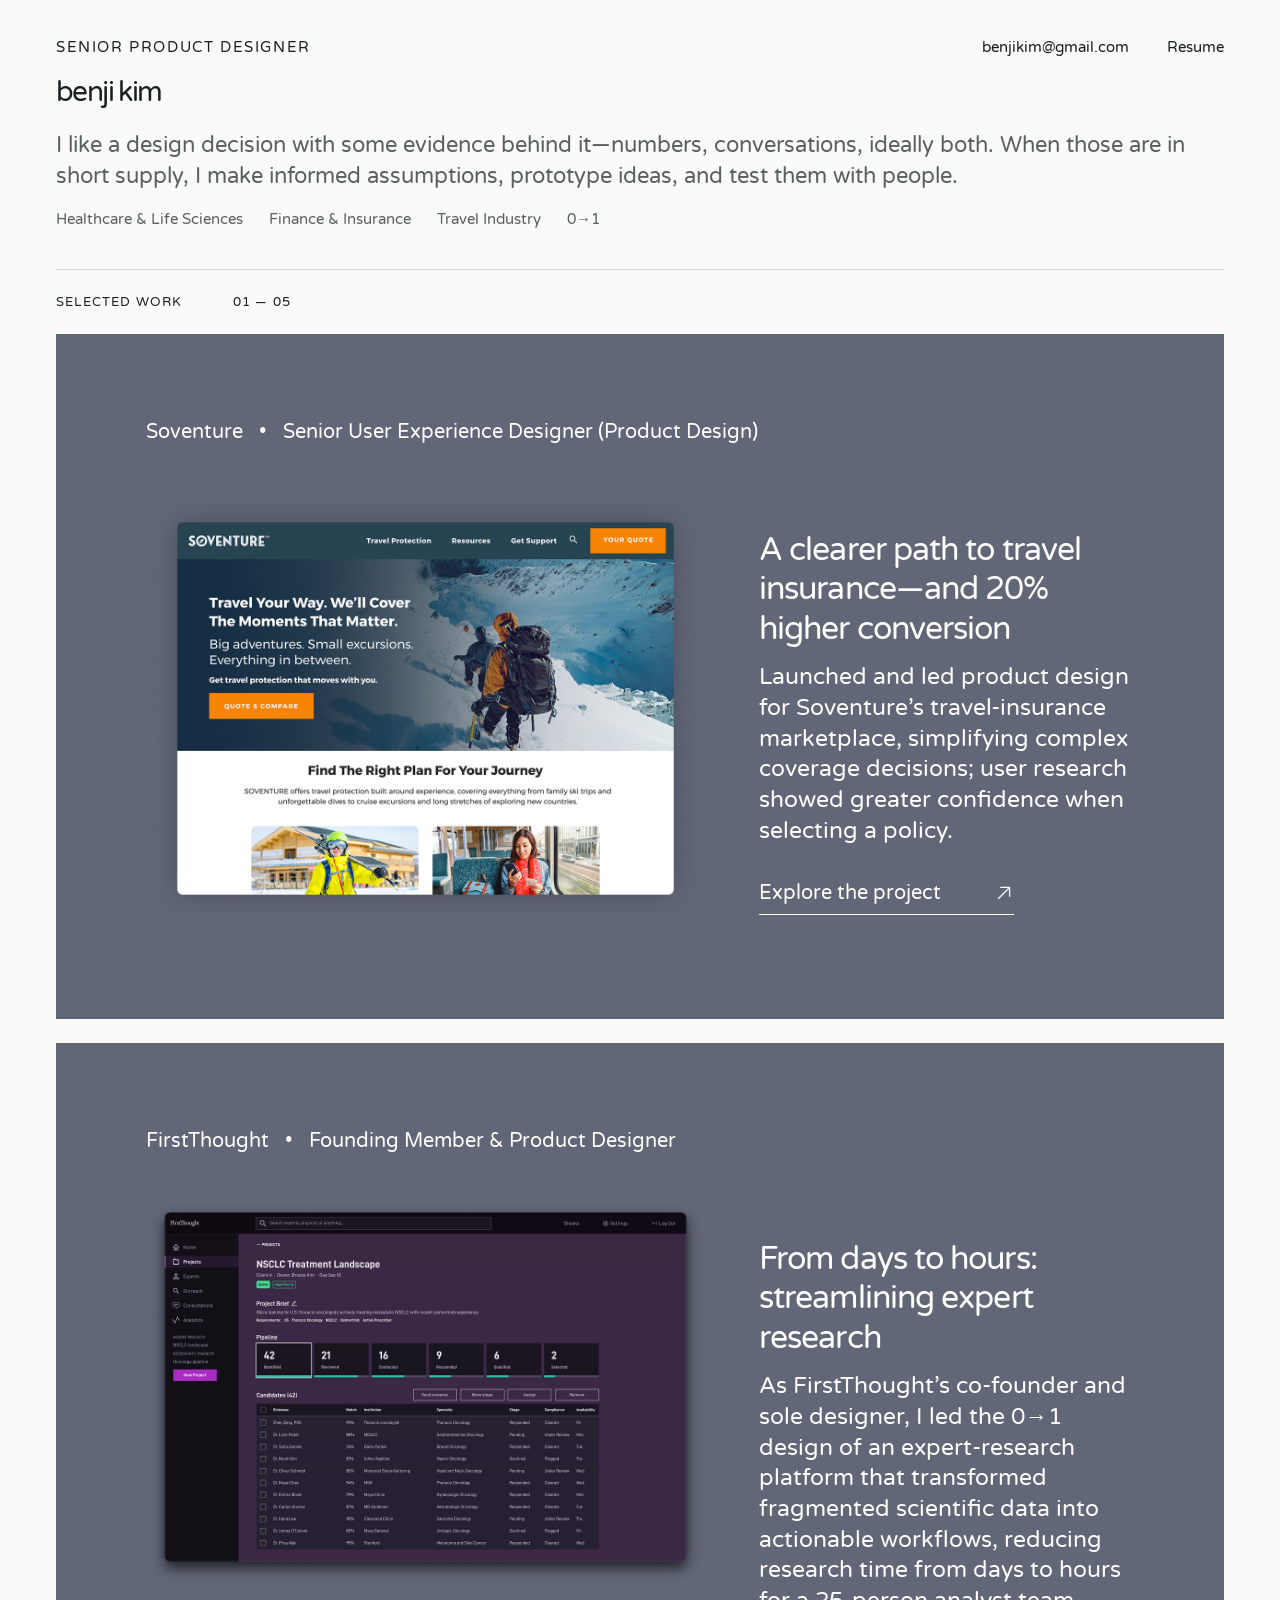
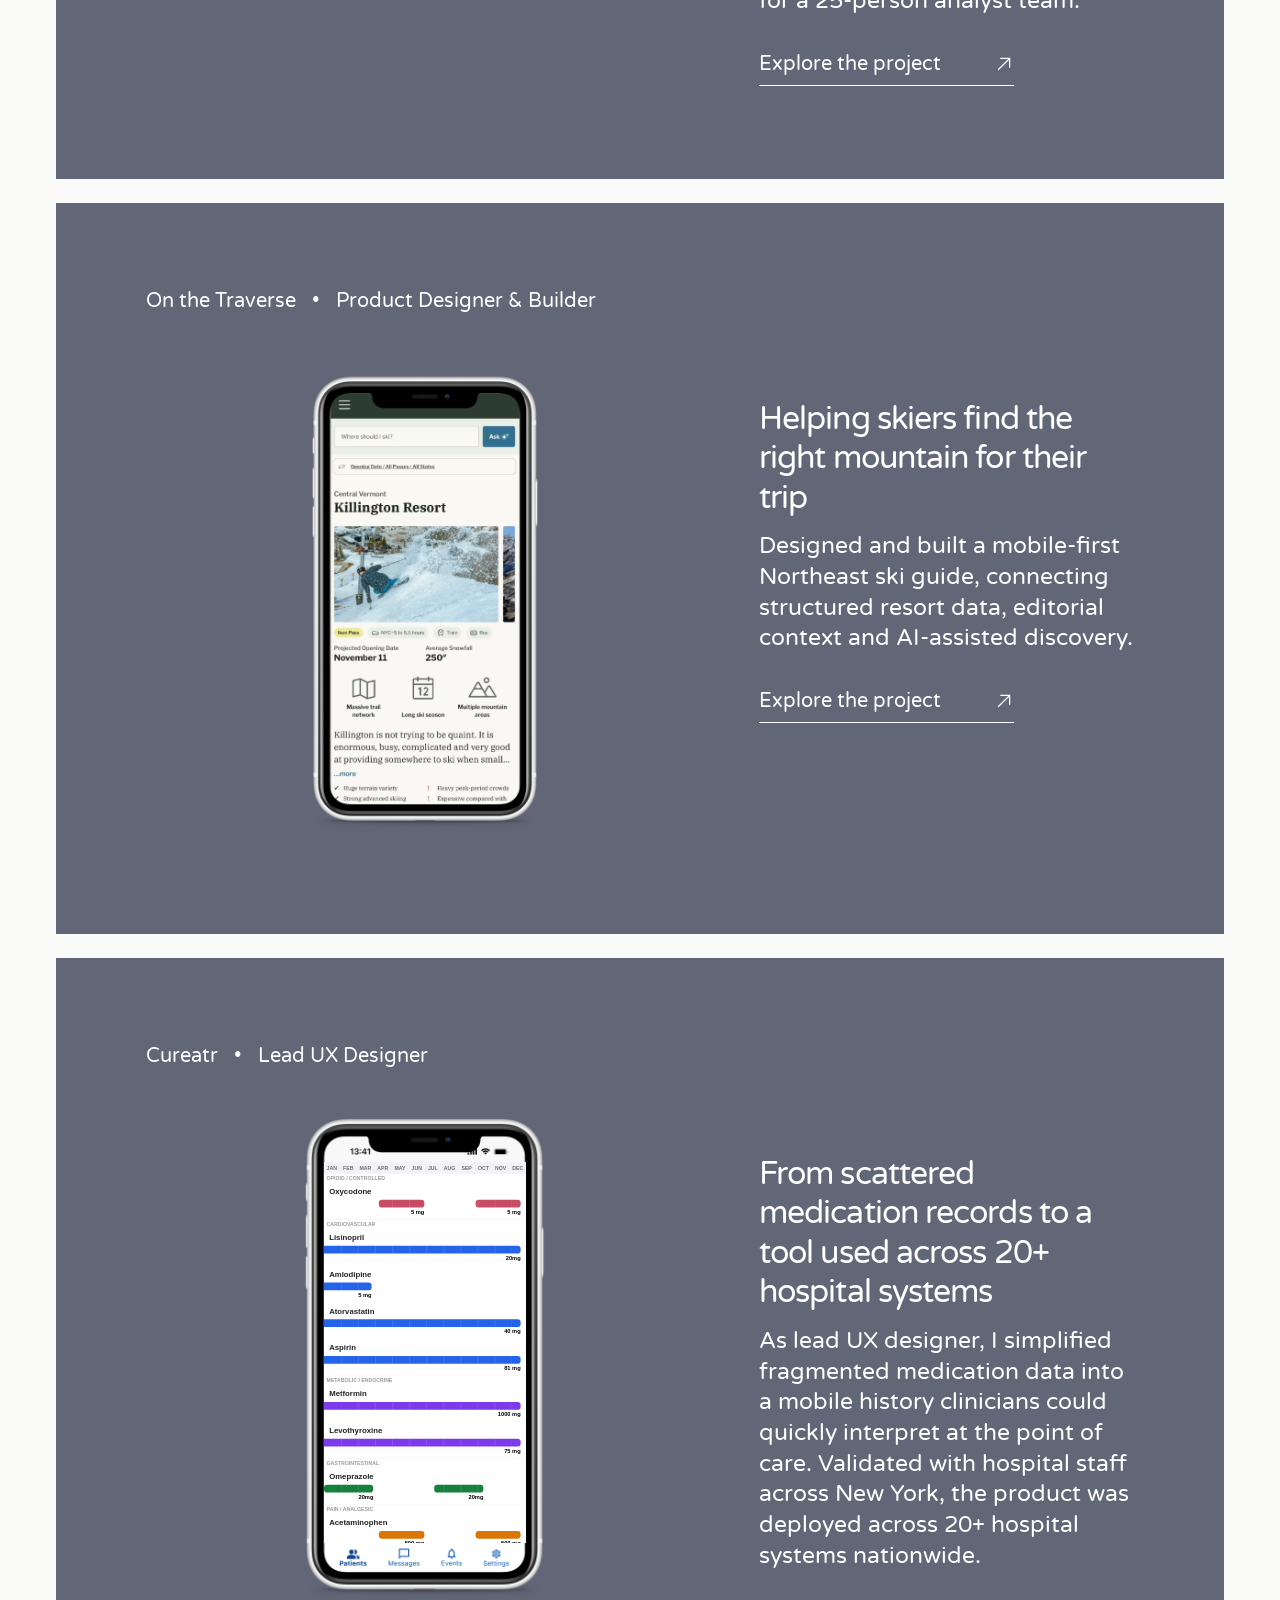
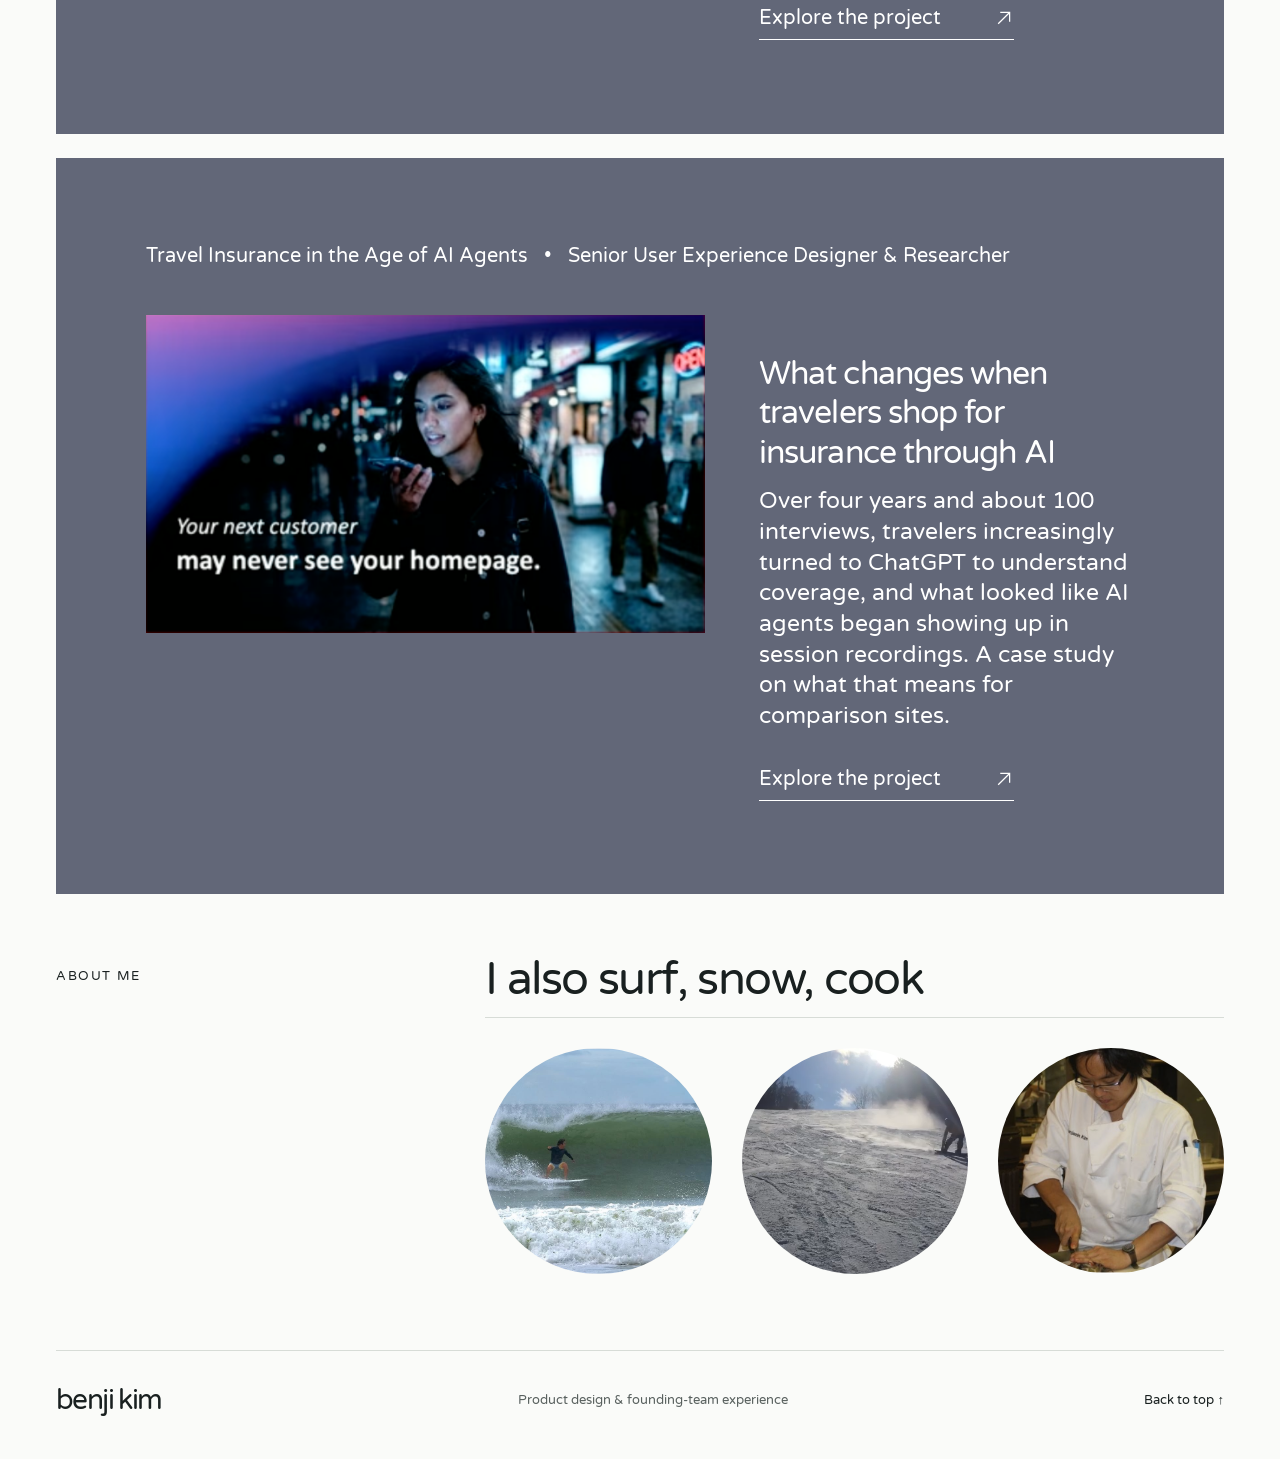
<file: index.html>
<!doctype html>
<html lang="en">
<head>
  <!-- Google tag (gtag.js) -->
<script async src="https://www.googletagmanager.com/gtag/js?id=G-XKKJEW74BD"></script>
<script>
  window.dataLayer = window.dataLayer || [];
  function gtag(){dataLayer.push(arguments);}
  gtag('js', new Date());

  gtag('config', 'G-XKKJEW74BD');
</script>

<script async src="https://t.contentsquare.net/uxa/4c6ccb7b1e5cc.js"></script>

<meta charset="utf-8"><meta name="viewport" content="width=device-width, initial-scale=1">
<title>Benji Kim — Senior Product Designer</title>
<meta name="description" content="Benji Kim designs products that make complex decisions clearer. Founding member and design leader across healthcare, finance, expert research, and travel insurance.">
<link rel="preconnect" href="https://fonts.googleapis.com">
<link rel="preconnect" href="https://fonts.gstatic.com" crossorigin>
<link href="https://fonts.googleapis.com/css2?family=PT+Sans:wght@400;700&amp;family=Reddit+Mono:wght@400;500;600;700;800&amp;family=Varela+Round&amp;display=swap" rel="stylesheet">
<link rel="stylesheet" href="assets/traverse/fonts.css"><link rel="stylesheet" href="style.css">
<link rel="stylesheet" href="homepage-preview.css">
</head>
<body class="homepage-layout">
<a class="skip" href="#work">Skip to work</a>
<header class="wrap homepage-header"><div class="homepage-topline"><p class="eyebrow">Senior Product Designer</p><nav aria-label="Main navigation"><a href="mailto:benjikim@gmail.com">benjikim@gmail.com</a><a href="resume.html">Resume</a></nav></div><h1 class="homepage-name"><a href="#top" aria-label="Benji Kim home">benji kim</a></h1><p class="homepage-intro">I like a design decision with some evidence behind it—numbers, conversations, ideally both. When those are in short supply, I make informed assumptions, prototype ideas, and test them with people.</p><ul class="homepage-industries" aria-label="Industry experience and product development"><li>Healthcare &amp; Life Sciences</li><li>Finance &amp; Insurance</li><li>Travel Industry</li><li>0→1</li></ul></header>
<main id="top">

<section class="work wrap" id="work"><div class="section-label"><h2>Selected work</h2><span>01 — 05</span></div>

  
<article class="project reference-project reference-soventure" id="insurance"><div class="reference-card-content"><div class="reference-card-meta"><span><a href="insurance.html">Soventure</a></span><span class="project-meta-separator" aria-hidden="true">•</span><p>Senior User Experience Designer (Product Design)</p></div><div class="reference-card-grid"><div class="reference-card-visual"><a class="reference-screen-link" href="insurance.html" aria-label="Explore Soventure"><img src="assets/home/layout-133/imgImageSoventureProductInterface.png" width="1214" height="944" alt="Soventure product interface" loading="lazy"></a></div><div class="reference-card-description"><p class="project-deck">A clearer path to travel insurance—and 20% higher conversion</p><p>Launched and led product design for Soventure’s travel-insurance marketplace, simplifying complex coverage decisions; user research showed greater confidence when selecting a policy.</p><a class="text-link" href="insurance.html">Explore the project <img class="project-arrow-icon" src="assets/home/layout-133/imgImage.svg" alt="" aria-hidden="true"></a></div></div></div></article>



  
<article class="project reference-project reference-firstthought" id="firstthought"><div class="reference-card-content"><div class="reference-card-meta"><span><a href="firstthought.html">FirstThought</a></span><span class="project-meta-separator" aria-hidden="true">•</span><p>Founding Member &amp; Product Designer</p></div><div class="reference-card-grid"><div class="reference-card-visual"><a class="reference-screen-link" href="firstthought.html" aria-label="Explore FirstThought"><img src="assets/home/layout-133/imgImageFirstThoughtProductInterface.png" width="1194" height="824" alt="FirstThought product interface" loading="lazy"></a></div><div class="reference-card-description"><p class="project-deck">From days to hours: streamlining expert research</p><p>As FirstThought’s co-founder and sole designer, I led the 0→1 design of an expert-research platform that transformed fragmented scientific data into actionable workflows, reducing research time from days to hours for a 25-person analyst team.</p><a class="text-link" href="firstthought.html">Explore the project <img class="project-arrow-icon" src="assets/home/layout-133/imgImage.svg" alt="" aria-hidden="true"></a></div></div></div></article>
<article class="project reference-project reference-traverse" id="traverse">
    <div class="reference-card-content">
        <div class="reference-card-meta">
            <span><a href="traverse.html">On the Traverse</a></span><span class="project-meta-separator" aria-hidden="true">•</span>
            <p>Product Designer &amp; Builder</p>
        </div>
        <div class="reference-card-grid">
            <div class="reference-card-visual">
                <a class="reference-screen-link-ski" href="traverse.html" aria-label="Explore On the Traverse">
<img src="assets/home/layout-133/imgContainer.png" width="244" height="494" alt="On the Traverse ski guide interface" loading="lazy">                </a>
            </div>
            <div class="reference-card-description">
                <p class="project-deck">Helping skiers find the right mountain for their trip</p>
                <p>Designed and built a mobile-first Northeast ski guide, connecting structured resort data, editorial context and AI-assisted discovery. </p>
                <a class="text-link" href="traverse.html">Explore the project <img class="project-arrow-icon" src="assets/home/layout-133/imgImage.svg" alt="" aria-hidden="true"></a>
            </div>
        </div>
    </div>
</article>
<article class="project reference-project reference-cureatr" id="cureatr"><div class="reference-card-content"><div class="reference-card-meta"><span><a href="cureatr.html">Cureatr</a></span><span class="project-meta-separator" aria-hidden="true">•</span><p>Lead UX Designer</p></div><div class="reference-card-grid"><div class="reference-card-visual"><a class="reference-screen-link" href="cureatr.html" aria-label="Explore Cureatr"><span class="cureatr-home-phone" role="img" aria-label="Cureatr medication timeline inside an iPhone, showing prescriptions across January to December">
<img class="cureatr-phone-shell" src="assets/home/layout-133/imgImage1.png" width="2008" height="3972" alt="" loading="lazy">
<span class="cureatr-timeline-window" aria-hidden="true"><span class="cureatr-timeline-canvas"><span class="ct-months"><span>JAN</span><span>FEB</span><span>MAR</span><span>APR</span><span>MAY</span><span>JUN</span><span>JUL</span><span>AUG</span><span>SEP</span><span>OCT</span><span>NOV</span><span>DEC</span></span><span class="ct-rows"><div class="ct-category">Opioid / Controlled</div><div class="ct-medication opioid"><strong>Oxycodone</strong><div class="ct-dose split"><span class="ct-bar"><small>5 mg</small></span><span class="ct-bar"><small>5 mg</small></span></div></div><div class="ct-category">Cardiovascular</div><div class="ct-medication cardio"><strong>Lisinopril</strong><div class="ct-dose full"><span class="ct-bar"><small>20mg</small></span></div></div><div class="ct-medication cardio"><strong>Amlodipine</strong><div class="ct-dose short"><span class="ct-bar"><small>5 mg</small></span></div></div><div class="ct-medication cardio"><strong>Atorvastatin</strong><div class="ct-dose full"><span class="ct-bar"><small>40 mg</small></span></div></div><div class="ct-medication cardio"><strong>Aspirin</strong><div class="ct-dose full"><span class="ct-bar"><small>81 mg</small></span></div></div><div class="ct-category">Metabolic / Endocrine</div><div class="ct-medication metabolic"><strong>Metformin</strong><div class="ct-dose full"><span class="ct-bar"><small>1000 mg</small></span></div></div><div class="ct-medication metabolic"><strong>Levothyroxine</strong><div class="ct-dose full"><span class="ct-bar"><small>75 mg</small></span></div></div><div class="ct-category">Gastrointestinal</div><div class="ct-medication gastro"><strong>Omeprazole</strong><div class="ct-dose gaps"><span class="ct-bar"><small>20mg</small></span><span class="ct-bar"><small>20mg</small></span></div></div><div class="ct-category">Pain / Analgesic</div><div class="ct-medication pain"><strong>Acetaminophen</strong><div class="ct-dose split"><span class="ct-bar"><small>500 mg</small></span><span class="ct-bar"><small>500 mg</small></span></div></div><img class="ct-grid" src="assets/home/layout-133/imgFrame17.svg" width="331" height="689" alt="" loading="lazy"></span></span></span></span></a></div><div class="reference-card-description"><p class="project-deck">From scattered medication records to a tool used across 20+ hospital systems</p><p>As lead UX designer, I simplified fragmented medication data into a mobile history clinicians could quickly interpret at the point of care. Validated with hospital staff across New York, the product was deployed across 20+ hospital systems nationwide.</p><a class="text-link" href="cureatr.html">Explore the project <img class="project-arrow-icon" src="assets/home/layout-133/imgImage.svg" alt="" aria-hidden="true"></a></div></div></div></article>



<article class="project reference-project reference-ai-research" id="travel-insurance-ai"><div class="reference-card-content"><div class="reference-card-meta"><span><a href="comparison-tables-to-conversations.html">Travel Insurance in the Age of AI Agents</a></span><span class="project-meta-separator" aria-hidden="true">•</span><p>Senior User Experience Designer &amp; Researcher</p></div><div class="reference-card-grid"><div class="reference-card-visual"><a class="reference-screen-link" href="comparison-tables-to-conversations.html" aria-label="Explore Travel Insurance in the Age of AI Agents"><img src="assets/home/layout-133/imgImageATravelerUsingAPhoneWithTheMessageYourNextCustomerMayNeverSeeYourHomepage.png" width="1286" height="732" alt="A traveler using a phone, with the message: Your next customer may never see your homepage." loading="lazy" decoding="async"></a></div><div class="reference-card-description"><p class="project-deck">What changes when travelers shop for insurance through AI</p><p>Over four years and about 100 interviews, travelers increasingly turned to ChatGPT to understand coverage, and what looked like AI agents began showing up in session recordings. A case study on what that means for comparison sites.</p><a class="text-link" href="comparison-tables-to-conversations.html">Explore the project <img class="project-arrow-icon" src="assets/home/layout-133/imgImage.svg" alt="" aria-hidden="true"></a></div></div></div></article>
</section>

<section class="personal-about wrap" id="about" aria-labelledby="personal-about-heading"><p class="eyebrow">About me</p><div class="personal-about-content"><h2 id="personal-about-heading">I also surf, snow, cook</h2><div class="personal-about-media"><img class="personal-about-circle surf-circle" src="assets/home/layout-133/imgImageBenjiSurfingAWave.png" alt="Benji surfing a wave" loading="lazy"><video class="personal-about-circle snow-circle" poster="assets/home/layout-133/imgVideoBenjiOnTheSnow.png" autoplay muted loop playsinline preload="metadata" aria-label="Benji on the snow"><source src="assets/about/snow.mp4" type="video/mp4"></video><img class="personal-about-circle cook-circle" src="assets/home/layout-133/imgImageBenjiPreparingFoodInAChefsJacket.png" alt="Benji preparing food in a chef’s jacket" loading="lazy"></div></div></section>
</main><footer class="wrap"><a class="brand" href="#top">benji kim</a><span>Product design & founding-team experience</span><a href="#top">Back to top ↑</a></footer>
<script src="script.js"></script>
</body></html>
</file>
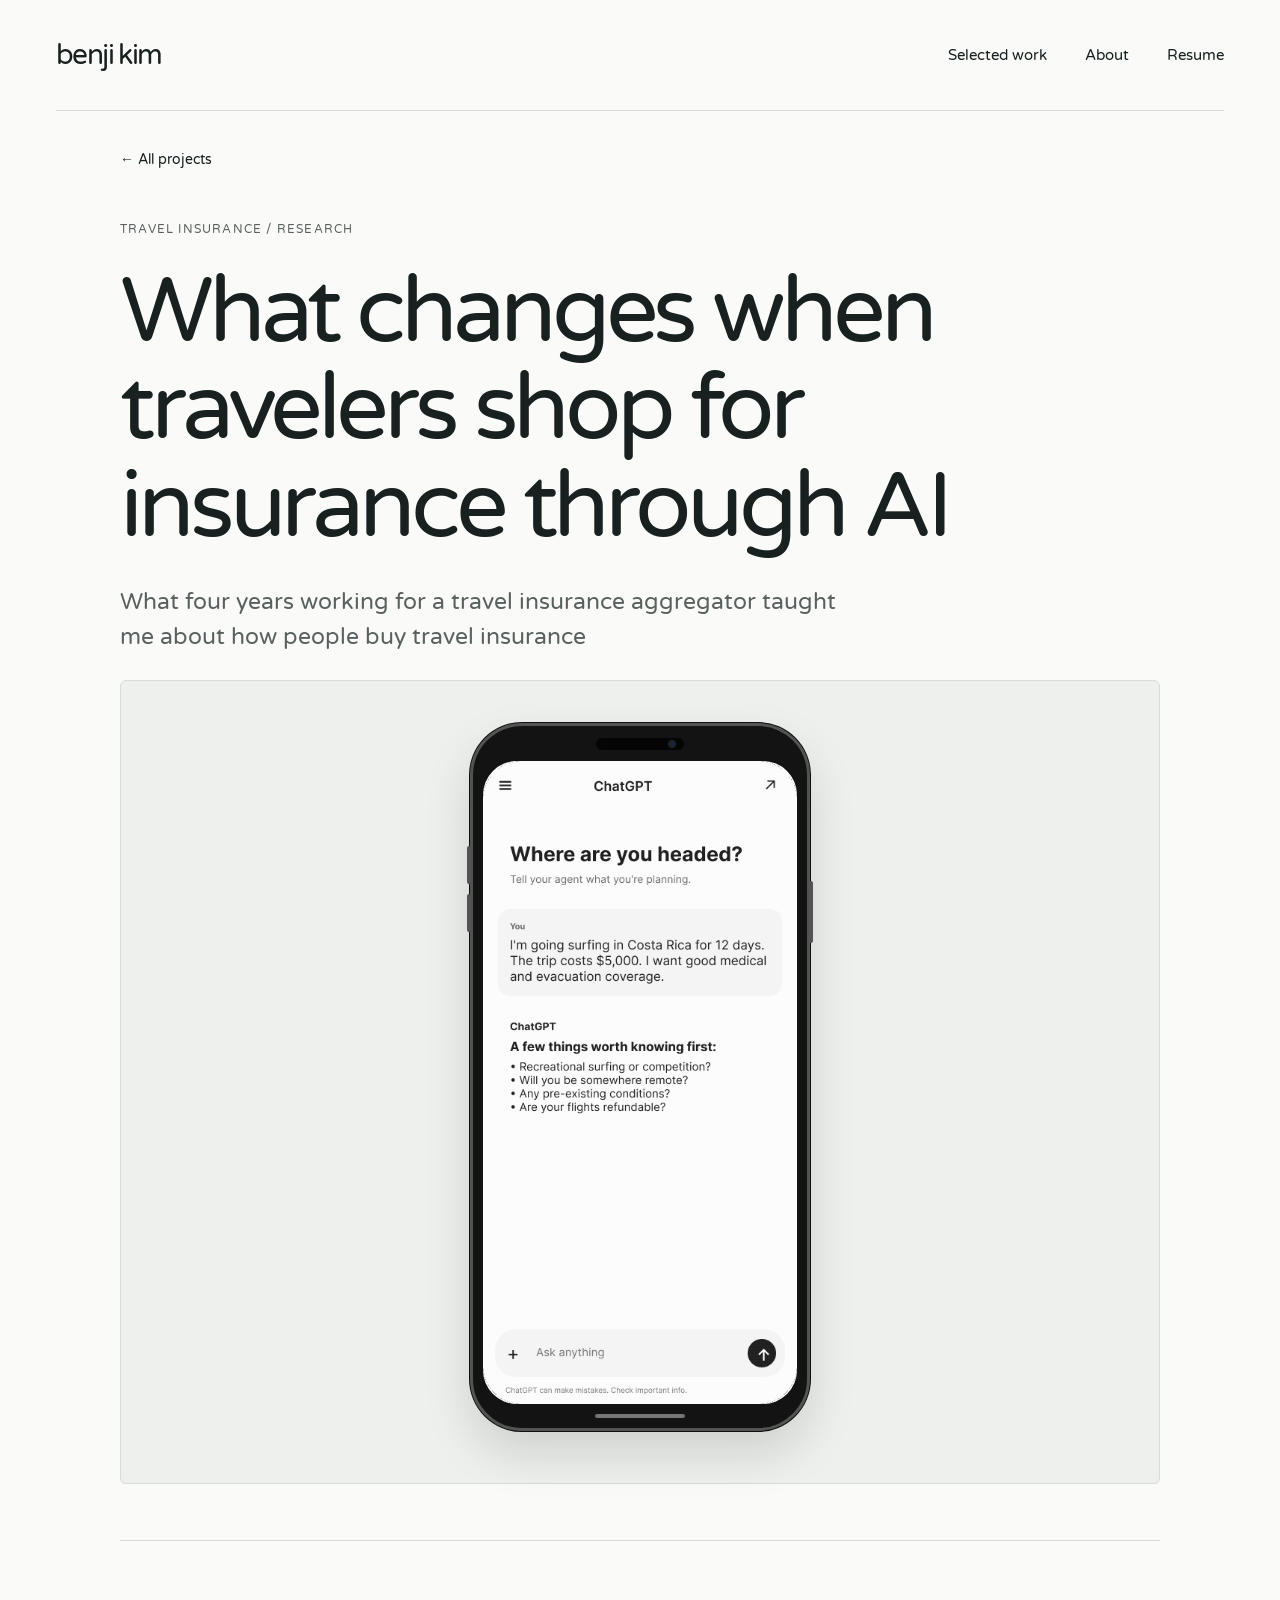
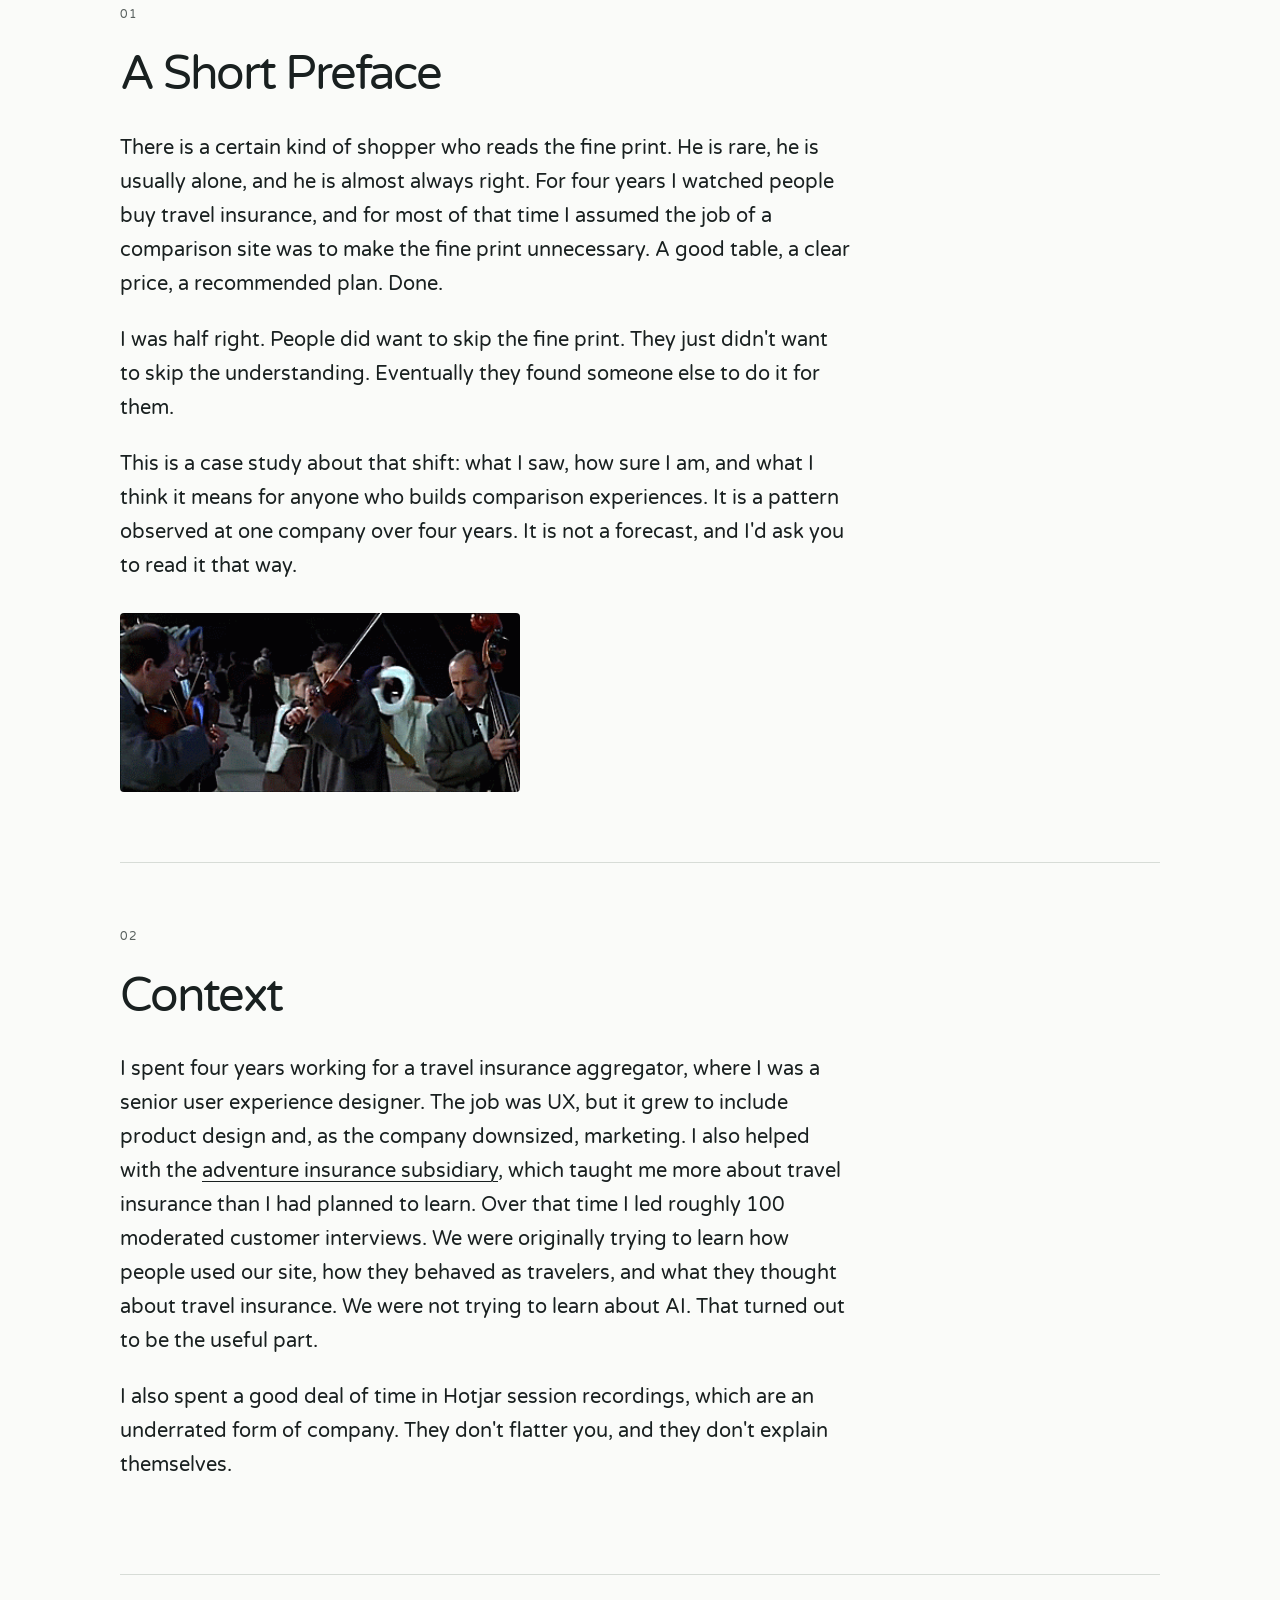
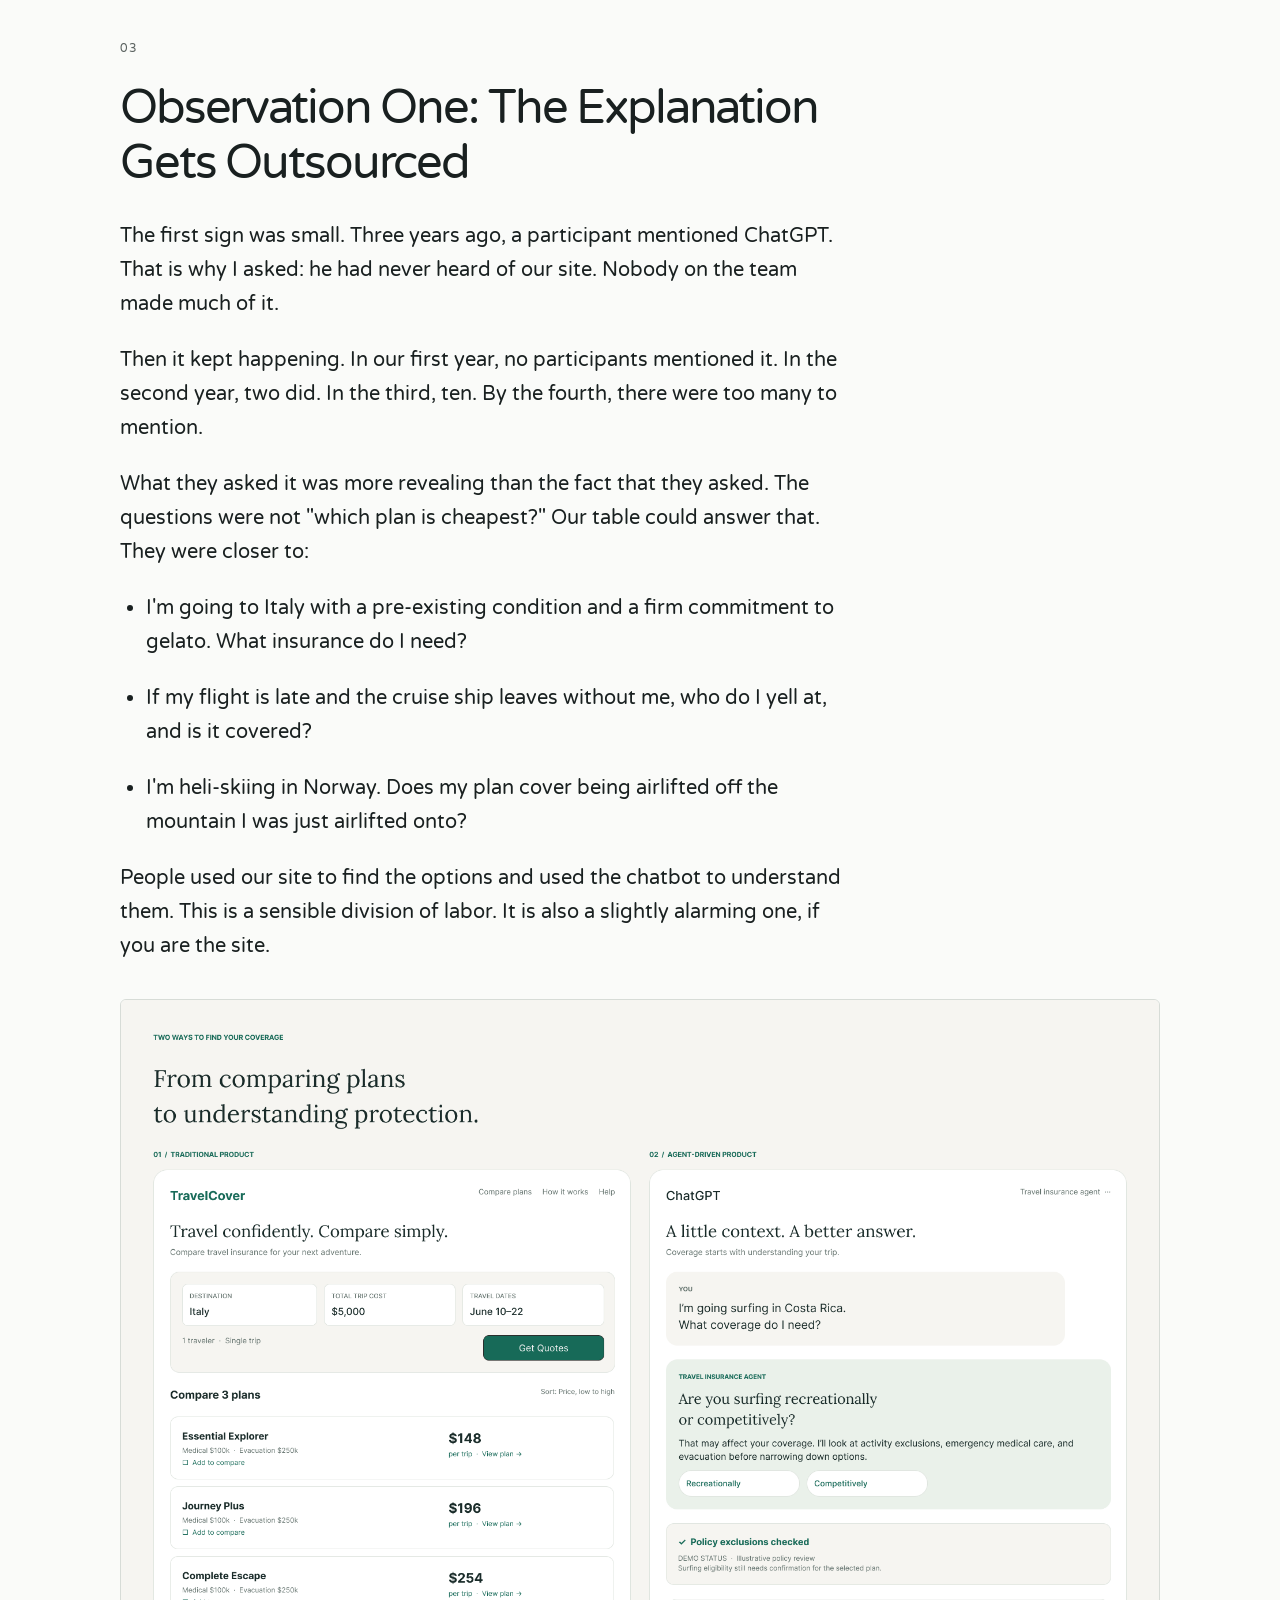
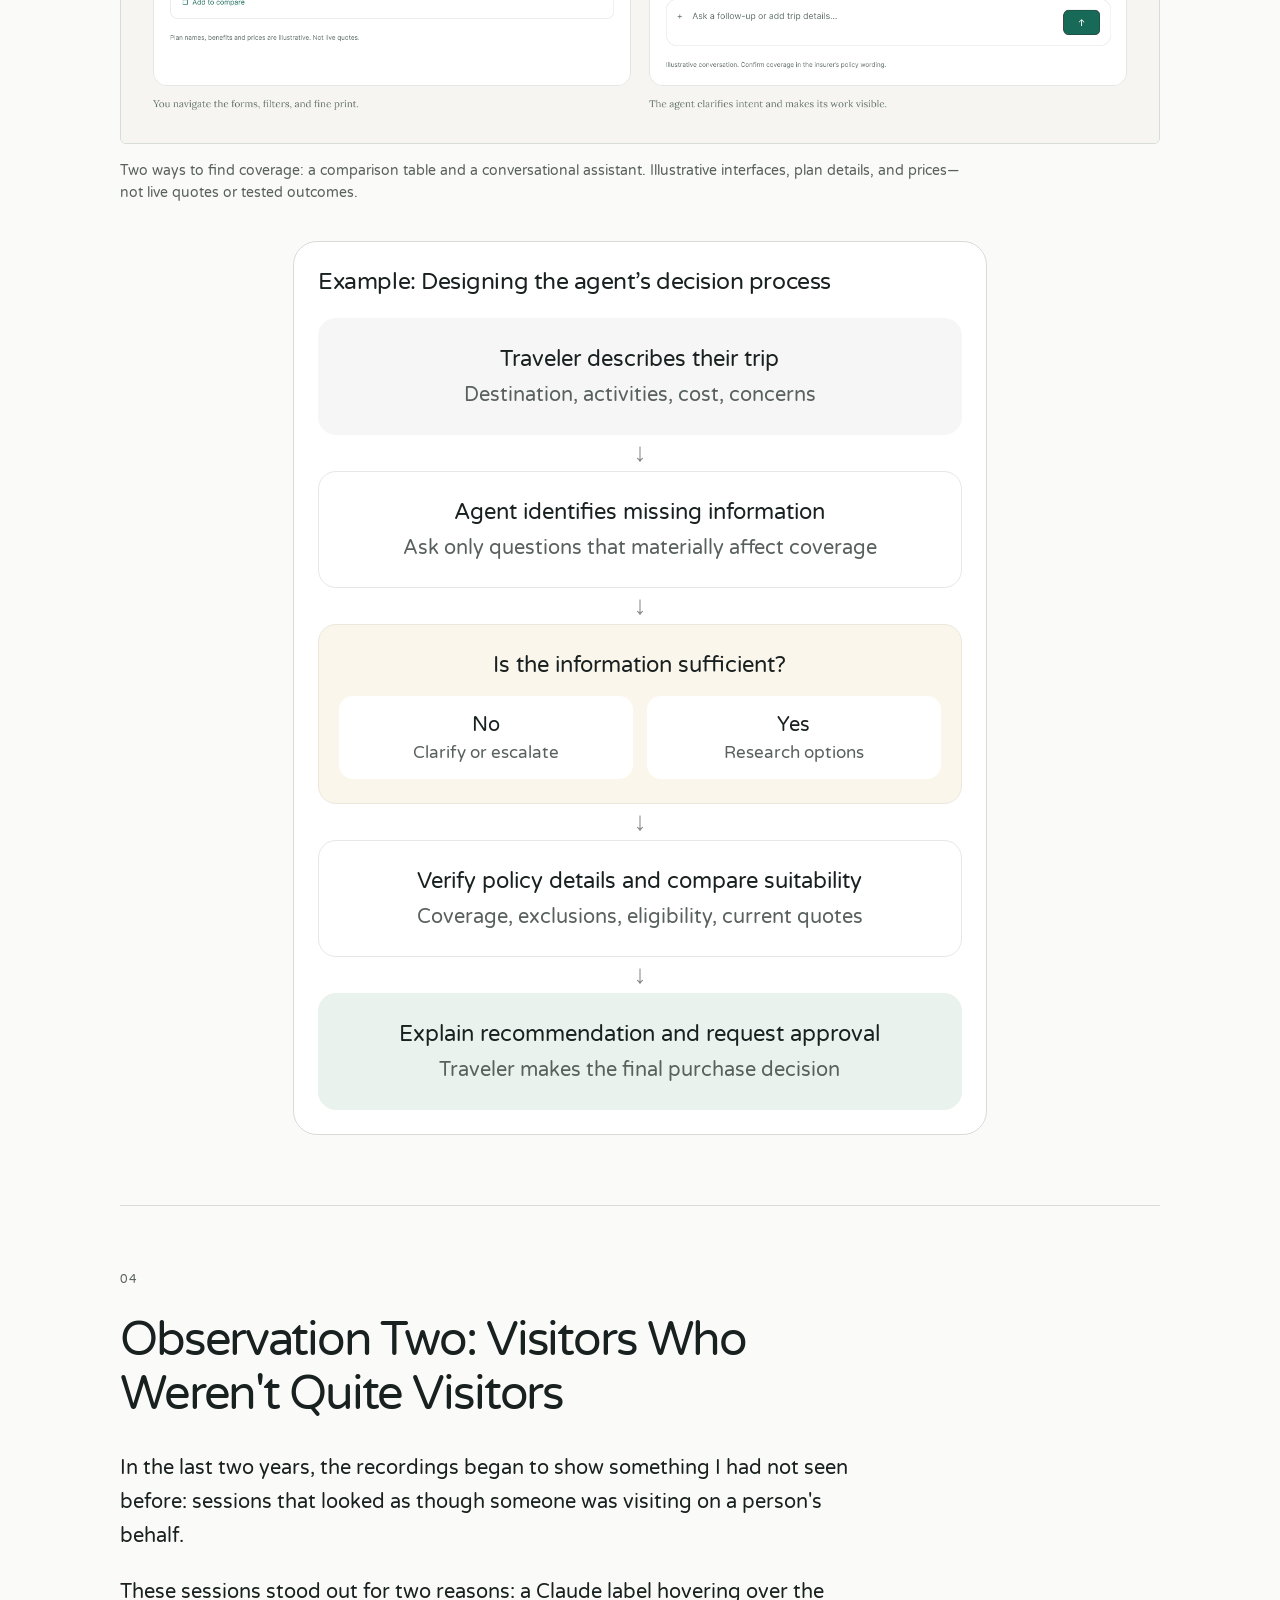
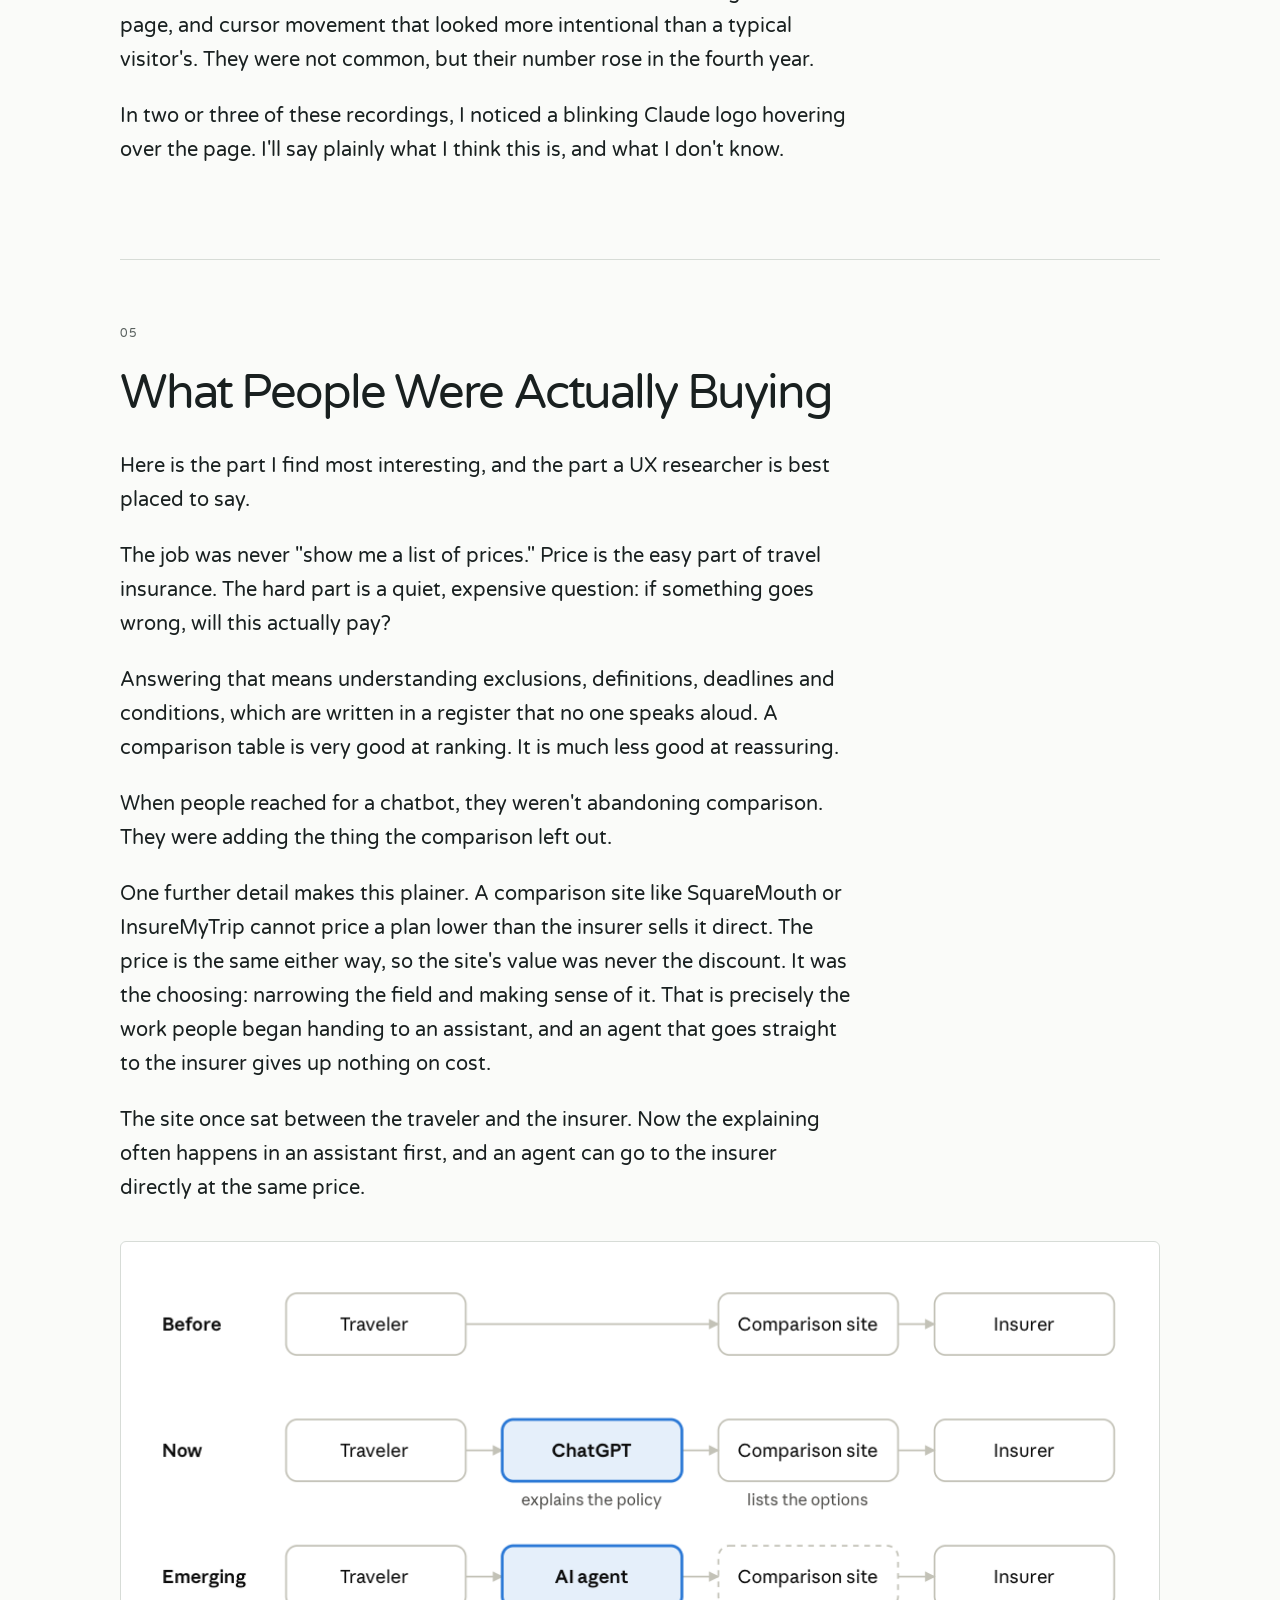
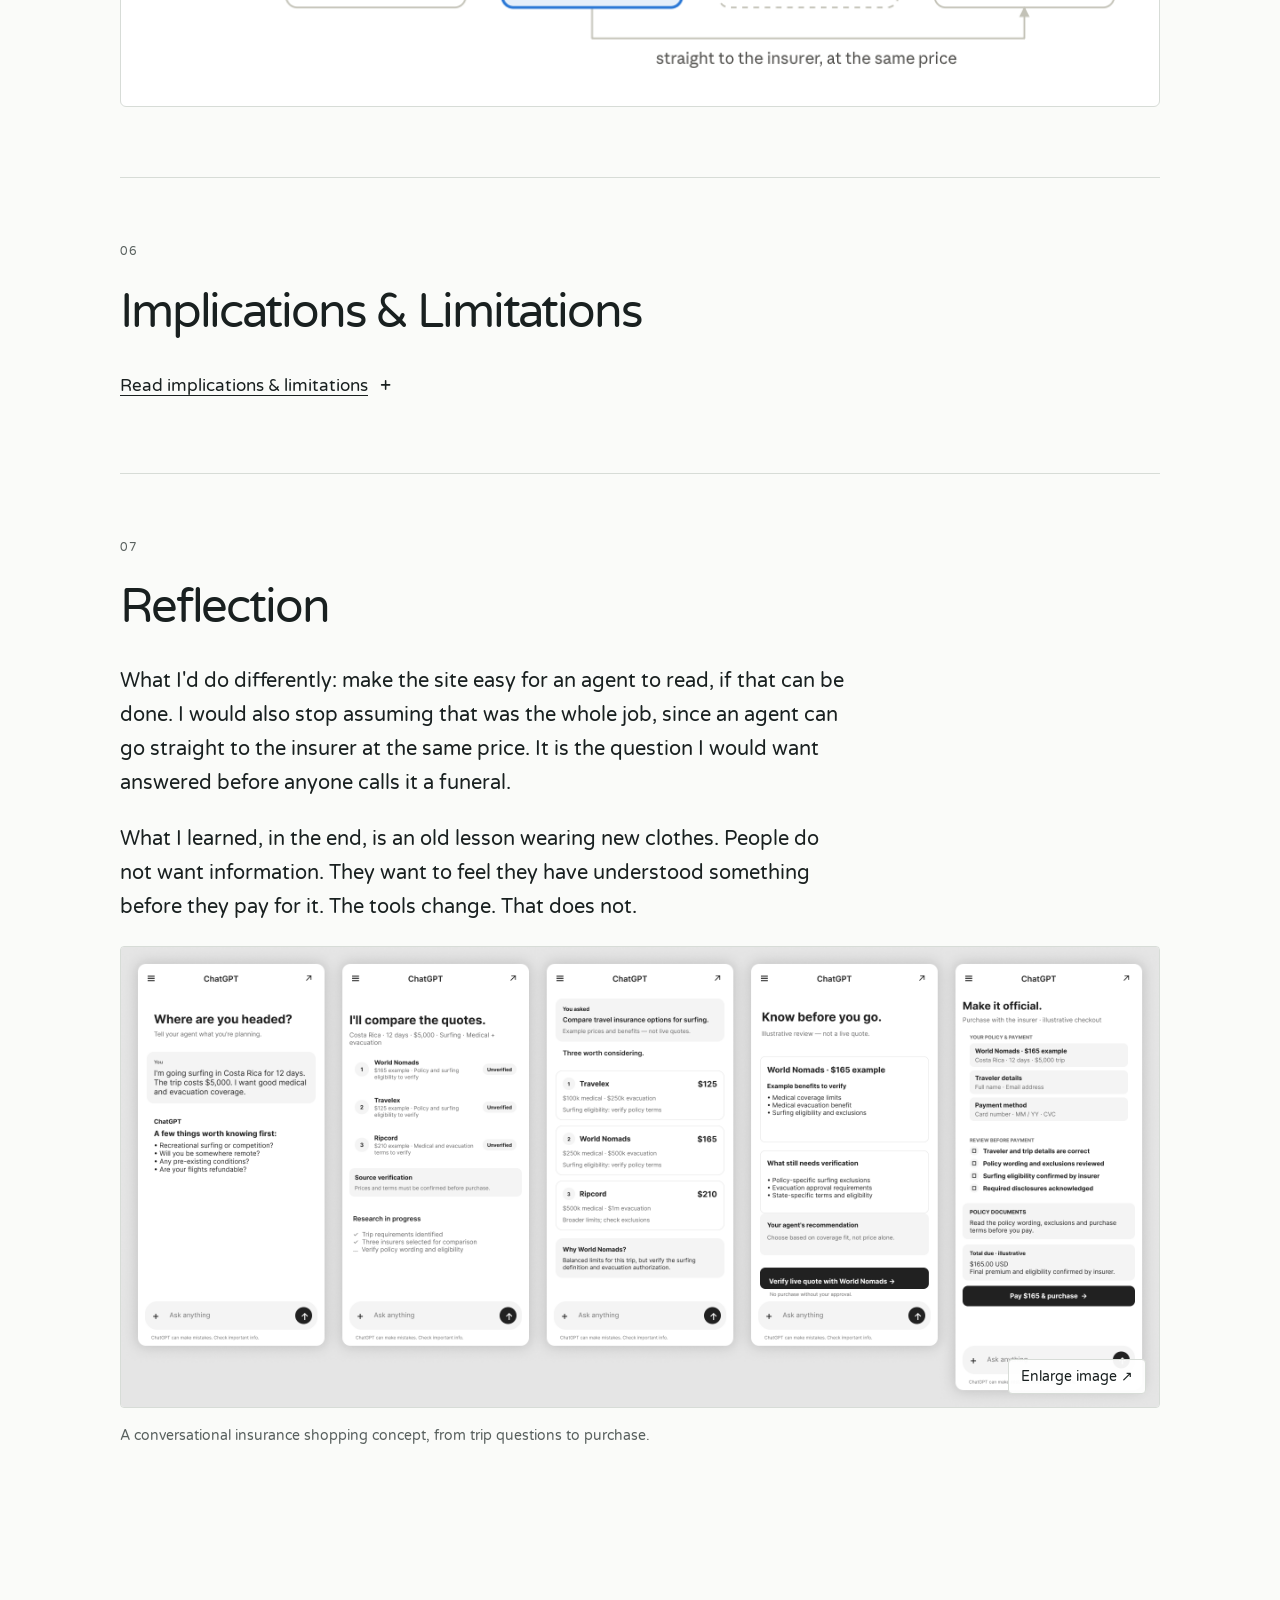
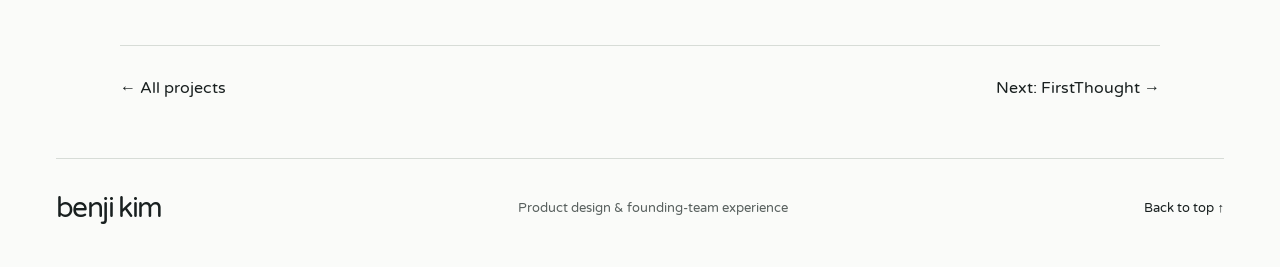
<file: comparison-tables-to-conversations.html>
<!doctype html><html lang="en"><head><meta charset="utf-8"><meta name="viewport" content="width=device-width,initial-scale=1"><title>What changes when travelers shop for insurance through AI — Benji Kim</title><meta name="description" content="What four years working for a travel insurance aggregator taught me about how people buy travel insurance: an essay on comparison, comprehension, and conversational assistance."><link rel="preconnect" href="https://fonts.googleapis.com"><link rel="preconnect" href="https://fonts.gstatic.com" crossorigin><link href="https://fonts.googleapis.com/css2?family=PT+Sans:wght@400;700&amp;family=Reddit+Mono:wght@400;500;600&amp;family=Varela+Round&amp;display=swap" rel="stylesheet"><link rel="stylesheet" href="style.css"><link rel="stylesheet" href="research.css"><link rel="stylesheet" href="comparison-tables.css"></head><body class="case-page research-page comparison-essay"><a class="skip" href="#case-content">Skip to case study</a><header class="wrap"><a class="brand" href="index.html" aria-label="Benji Kim home">benji kim</a><nav aria-label="Main navigation"><a href="index.html#work">Selected work</a><a href="index.html#about">About</a><a href="resume.html">Resume</a></nav></header><main class="case-wrap" id="top"><a class="back-link" href="index.html#work">← All projects</a><article class="case-content" id="case-content"><p class="eyebrow">Travel insurance / Research</p><h1>What changes when travelers shop for insurance through AI</h1><p class="intro">What four years working for a travel insurance aggregator taught me about how people buy travel insurance</p><figure class="conversation-motion"><div class="iphone-device"><div class="iphone-top" aria-hidden="true"><span class="iphone-camera"></span></div><div class="iphone-display"><img src="assets/travel-insurance-motion-walkthrough.gif" width="420" height="860" alt="Animated concept walkthrough of conversational travel-insurance shopping, from trip questions to checkout." decoding="async"></div><span class="iphone-home" aria-hidden="true"></span></div></figure><section id="chapter-1" aria-labelledby="heading-1"><div class="prose"><p class="eyebrow">01</p><h2 id="heading-1">A Short Preface</h2><p>There is a certain kind of shopper who reads the fine print. He is rare, he is usually alone, and he is almost always right. For four years I watched people buy travel insurance, and for most of that time I assumed the job of a comparison site was to make the fine print unnecessary. A good table, a clear price, a recommended plan. Done.</p>
<p>I was half right. People did want to skip the fine print. They just didn&#x27;t want to skip the <em>understanding</em>. Eventually they found someone else to do it for them.</p>
<p>This is a case study about that shift: what I saw, how sure I am, and what I think it means for anyone who builds comparison experiences. It is a pattern observed at one company over four years. It is not a forecast, and I&#x27;d ask you to read it that way.</p></div><figure class="preface-reaction"><img src="assets/section-one-reaction.gif" width="371" height="166" alt="Musicians continue playing their string instruments amid a busy scene." loading="lazy" decoding="async"></figure></section>
<section id="chapter-2" aria-labelledby="heading-2"><div class="prose"><p class="eyebrow">02</p><h2 id="heading-2">Context</h2><p>I spent four years working for a travel insurance aggregator, where I was a senior user experience designer. The job was UX, but it grew to include product design and, as the company downsized, marketing. I also helped with the <a href="insurance.html">adventure insurance subsidiary</a>, which taught me more about travel insurance than I had planned to learn. Over that time I led roughly 100 moderated customer interviews. We were originally trying to learn how people used our site, how they behaved as travelers, and what they thought about travel insurance. We were not trying to learn about AI. That turned out to be the useful part.</p>
<p>I also spent a good deal of time in Hotjar session recordings, which are an underrated form of company. They don&#x27;t flatter you, and they don&#x27;t explain themselves.</p></div></section>
<section id="chapter-3" aria-labelledby="heading-3"><div class="prose"><p class="eyebrow">03</p><h2 id="heading-3">Observation One: The Explanation Gets Outsourced</h2><p>The first sign was small. Three years ago, a participant mentioned ChatGPT. That is why I asked: he had never heard of our site. Nobody on the team made much of it.</p>
<p>Then it kept happening. In our first year, no participants mentioned it. In the second year, two did. In the third, ten. By the fourth, there were too many to mention.</p>
<p>What they asked it was more revealing than the fact that they asked. The questions were not &quot;which plan is cheapest?&quot; Our table could answer that. They were closer to:</p>
<ul><li>I&#x27;m going to Italy with a pre-existing condition and a firm commitment to gelato. What insurance do I need?</li><li>If my flight is late and the cruise ship leaves without me, who do I yell at, and is it covered?</li><li>I&#x27;m heli-skiing in Norway. Does my plan cover being airlifted off the mountain I was just airlifted onto?</li></ul>
<p>People used our site to find the options and used the chatbot to understand them. This is a sensible division of labor. It is also a slightly alarming one, if you are the site.</p></div><figure class="reflection-comparison"><img src="assets/home/travel-insurance-ai-home.png" width="1800" height="1288" alt="From comparing plans to understanding protection: a traditional insurance comparison interface beside a conversational AI assistant that clarifies trip needs." loading="lazy" decoding="async"><figcaption>Two ways to find coverage: a comparison table and a conversational assistant. Illustrative interfaces, plan details, and prices—not live quotes or tested outcomes.</figcaption></figure><figure class="agent-decision" aria-labelledby="agent-decision-title"><h3 id="agent-decision-title">Example: Designing the agent’s decision process</h3><ol class="agent-decision-steps"><li class="decision-step decision-trip"><strong>Traveler describes their trip</strong><span>Destination, activities, cost, concerns</span></li><li class="decision-step"><strong>Agent identifies missing information</strong><span>Ask only questions that materially affect coverage</span></li><li class="decision-step decision-question"><strong>Is the information sufficient?</strong><div class="decision-branches"><div><b>No</b><span>Clarify or escalate</span></div><div><b>Yes</b><span>Research options</span></div></div></li><li class="decision-step"><strong>Verify policy details and compare suitability</strong><span>Coverage, exclusions, eligibility, current quotes</span></li><li class="decision-step decision-approval"><strong>Explain recommendation and request approval</strong><span>Traveler makes the final purchase decision</span></li></ol></figure></section>
<section id="chapter-4" aria-labelledby="heading-4"><div class="prose"><p class="eyebrow">04</p><h2 id="heading-4">Observation Two: Visitors Who Weren&#x27;t Quite Visitors</h2><p>In the last two years, the recordings began to show something I had not seen before: sessions that looked as though someone was visiting on a person&#x27;s behalf.</p>
<p>These sessions stood out for two reasons: a Claude label hovering over the page, and cursor movement that looked more intentional than a typical visitor&#x27;s. They were not common, but their number rose in the fourth year.</p>
<p>In two or three of these recordings, I noticed a blinking Claude logo hovering over the page. I&#x27;ll say plainly what I think this is, and what I don&#x27;t know.</p></div></section>
<section id="chapter-5" aria-labelledby="heading-5"><div class="prose"><p class="eyebrow">05</p><h2 id="heading-5">What People Were Actually Buying</h2><p>Here is the part I find most interesting, and the part a UX researcher is best placed to say.</p>
<p>The job was never &quot;show me a list of prices.&quot; Price is the easy part of travel insurance. The hard part is a quiet, expensive question: <em>if something goes wrong, will this actually pay?</em></p>
<p>Answering that means understanding exclusions, definitions, deadlines and conditions, which are written in a register that no one speaks aloud. A comparison table is very good at ranking. It is much less good at reassuring.</p>
<p>When people reached for a chatbot, they weren&#x27;t abandoning comparison. They were adding the thing the comparison left out.</p>
<p>One further detail makes this plainer. A comparison site like SquareMouth or InsureMyTrip cannot price a plan lower than the insurer sells it direct. The price is the same either way, so the site&#x27;s value was never the discount. It was the choosing: narrowing the field and making sense of it. That is precisely the work people began handing to an assistant, and an agent that goes straight to the insurer gives up nothing on cost.</p>
<p>The site once sat between the traveler and the insurer. Now the explaining often happens in an assistant first, and an agent can go to the insurer directly at the same price.</p></div><figure class="insurance-journey-context"><img src="assets/home/travel-insurance-ai-journey.png" width="980" height="412" alt="Conceptual journey diagram: traveler to comparison site to insurer; ChatGPT added to explain policies; a possible future agent route directly to the insurer." loading="lazy" decoding="async"></figure></section>
<section id="chapter-6" aria-labelledby="heading-6"><div class="prose"><p class="eyebrow">06</p><h2 id="heading-6">Implications &amp; Limitations</h2><details class="essay-limitations"><summary><span class="limitations-label">Read implications &amp; limitations</span><span class="limitations-indicator" aria-hidden="true">+</span></summary><div class="limitations-content"><p>Let’s begin with the license, which people tend to treat as a locked door. It’s more of a coat check. If you click through to the insurer’s own site and buy there, the insurer holds the license, makes the disclosures, and binds the policy. The assistant hands you off and steps back, much like a good friend who recommends a tailor and doesn’t come into the fitting room.</p><p>Some awkwardness remains in what happens before the handoff. If the assistant discusses specific rates, steers you toward one policy, and earns a fee only when you buy, regulators may start to wonder whether it’s selling insurance without admitting it. A flat referral fee, or no fee, keeps things simple. A commission is where the lawyers come in, and the lawyers always come in.</p><p>Then there’s the API, which everyone assumes is the real obstacle. It is, in the practical sense. But it’s a symptom, not the disease. Insurers keep quote access private because they want to control who sells their products, protect their pricing, keep out the fraudsters, and avoid annoying the airlines and booking sites that send them business. The technology is not the problem. Insurers could open the door tomorrow if they wanted this particular guest, and some will once AI assistants start sending them customers worth having.</p><p>In the meantime, there’s a workaround that requires no one’s blessing. A browser agent can fill in each insurer’s quote form and bring back the numbers. It’s slower and a bit fragile, and some sites won’t love it, but it works today as long as you’re watching.</p><p>So the realistic arrangement is this: the assistant does the research, gathers the quotes, and sends you to the insurer’s checkout. The license is the easy part. The harder questions are access, incentives, and who answers for it when the assistant misreads an exclusion. That last one is worth settling before anyone buys anything.</p></div></details></div></section>

<section id="chapter-7" aria-labelledby="heading-7"><div class="prose"><p class="eyebrow">07</p><h2 id="heading-7">Reflection</h2><p>What I&#x27;d do differently: make the site easy for an agent to read, if that can be done. I would also stop assuming that was the whole job, since an agent can go straight to the insurer at the same price. It is the question I would want answered before anyone calls it a funeral.</p>

<p>What I learned, in the end, is an old lesson wearing new clothes. People do not want information. They want to feel they have understood something before they pay for it. The tools change. That does not.</p></div><figure class="conversation-screens"><button type="button" class="conversation-image-open" aria-label="Enlarge the conversational insurance shopping screens" aria-haspopup="dialog" aria-controls="conversation-image-dialog"><img src="assets/ai-travel-insurance-shopping.png" width="2336" height="1036" alt="Five illustrative screens showing conversational trip planning, quote comparison, policy review, and purchase checkout." decoding="async" fetchpriority="high"><span class="image-enlarge-hint">Enlarge image ↗</span></button><figcaption>A conversational insurance shopping concept, from trip questions to purchase. </figcaption></figure></section></article><nav class="case-next" aria-label="Case study navigation"><a href="index.html#work">← All projects</a><a href="firstthought.html">Next: FirstThought →</a></nav></main><footer class="wrap"><a class="brand" href="index.html">benji kim</a><span>Product design &amp; founding-team experience</span><a href="#top">Back to top ↑</a></footer><dialog class="conversation-image-dialog" id="conversation-image-dialog" aria-labelledby="conversation-image-title"><div class="image-dialog-header"><h2 id="conversation-image-title">Conversational insurance shopping concept</h2><button type="button" class="image-dialog-close" aria-label="Close enlarged image" autofocus>Close ×</button></div><div class="image-dialog-scroll" tabindex="0" role="region" aria-label="Enlarged screens; scroll horizontally to view all five"><img src="assets/ai-travel-insurance-shopping.png" width="2336" height="1036" alt="Five illustrative screens showing conversational trip planning, quote comparison, policy review, and purchase checkout."></div><p class="image-dialog-caption">Illustrative concept—not live quotes or a tested outcome. Scroll to explore the screens.</p></dialog><script src="comparison-image-modal.js" defer></script></body></html>
</file>
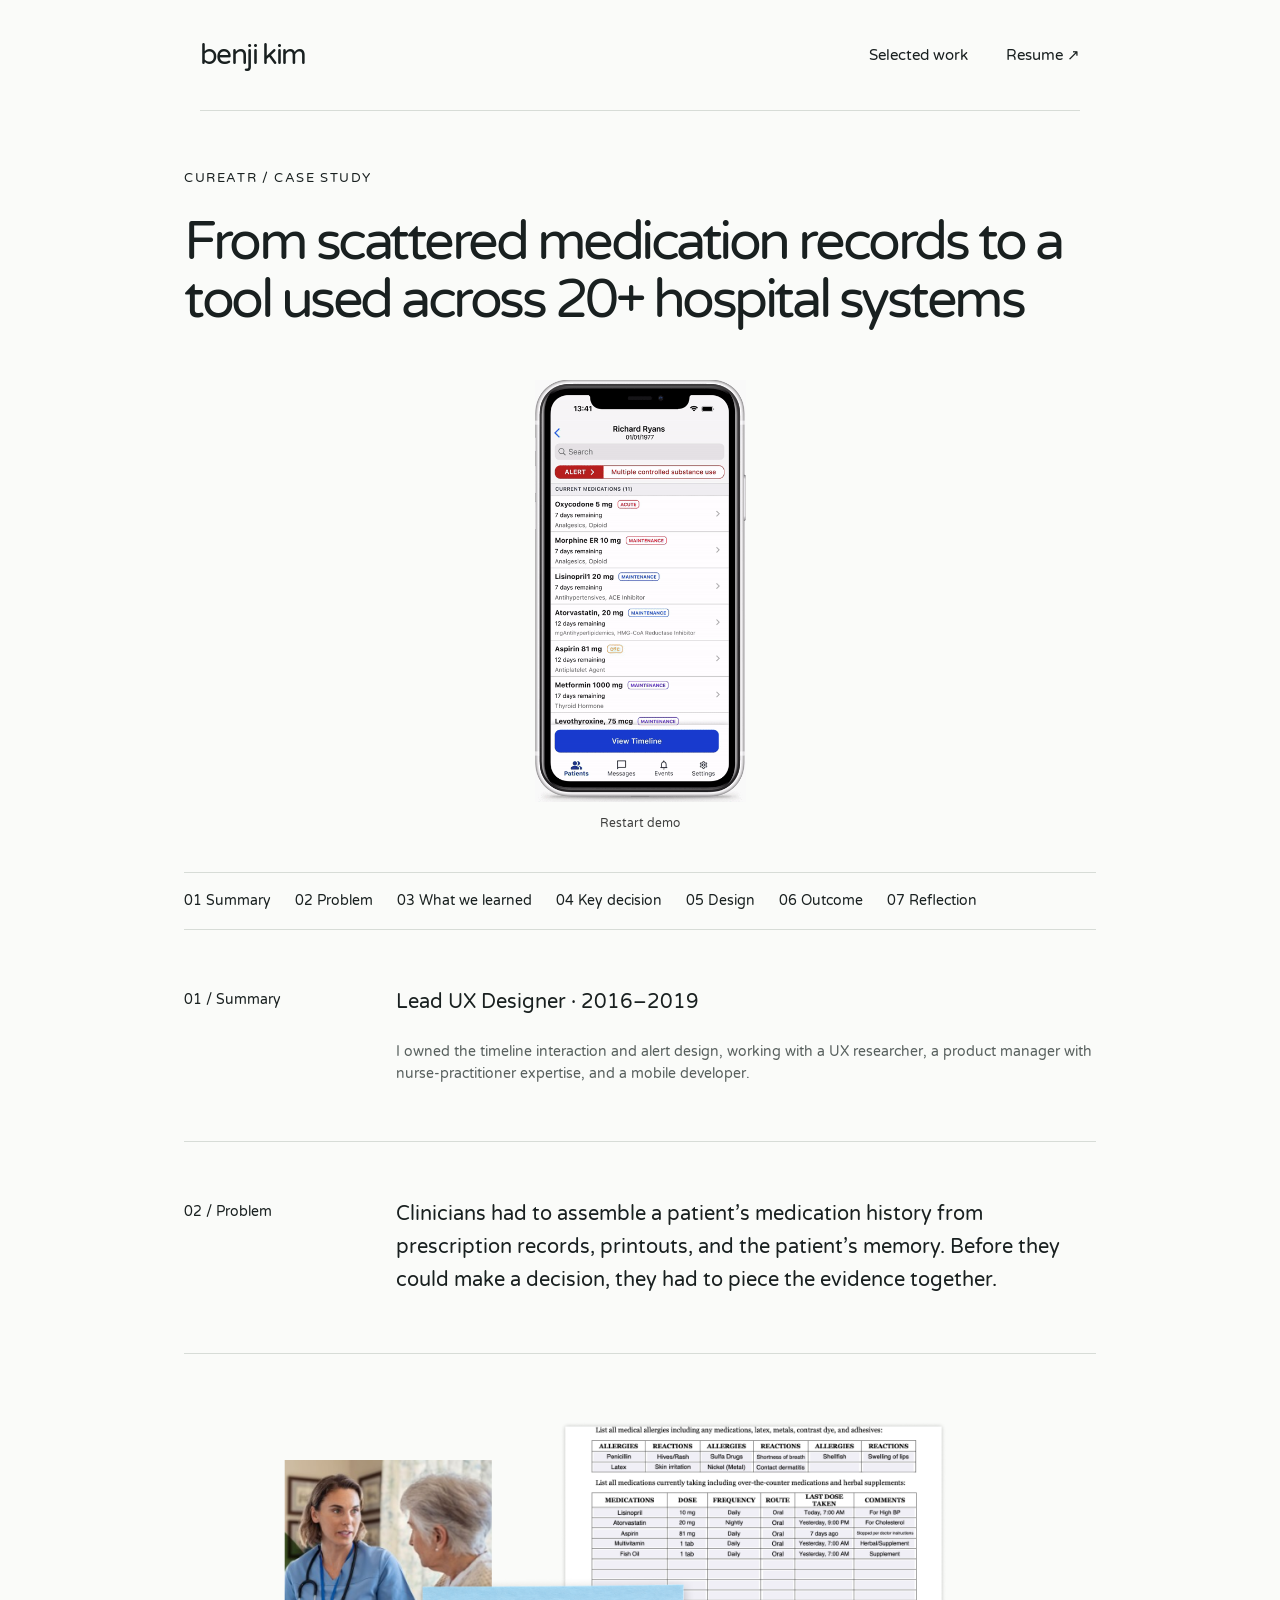
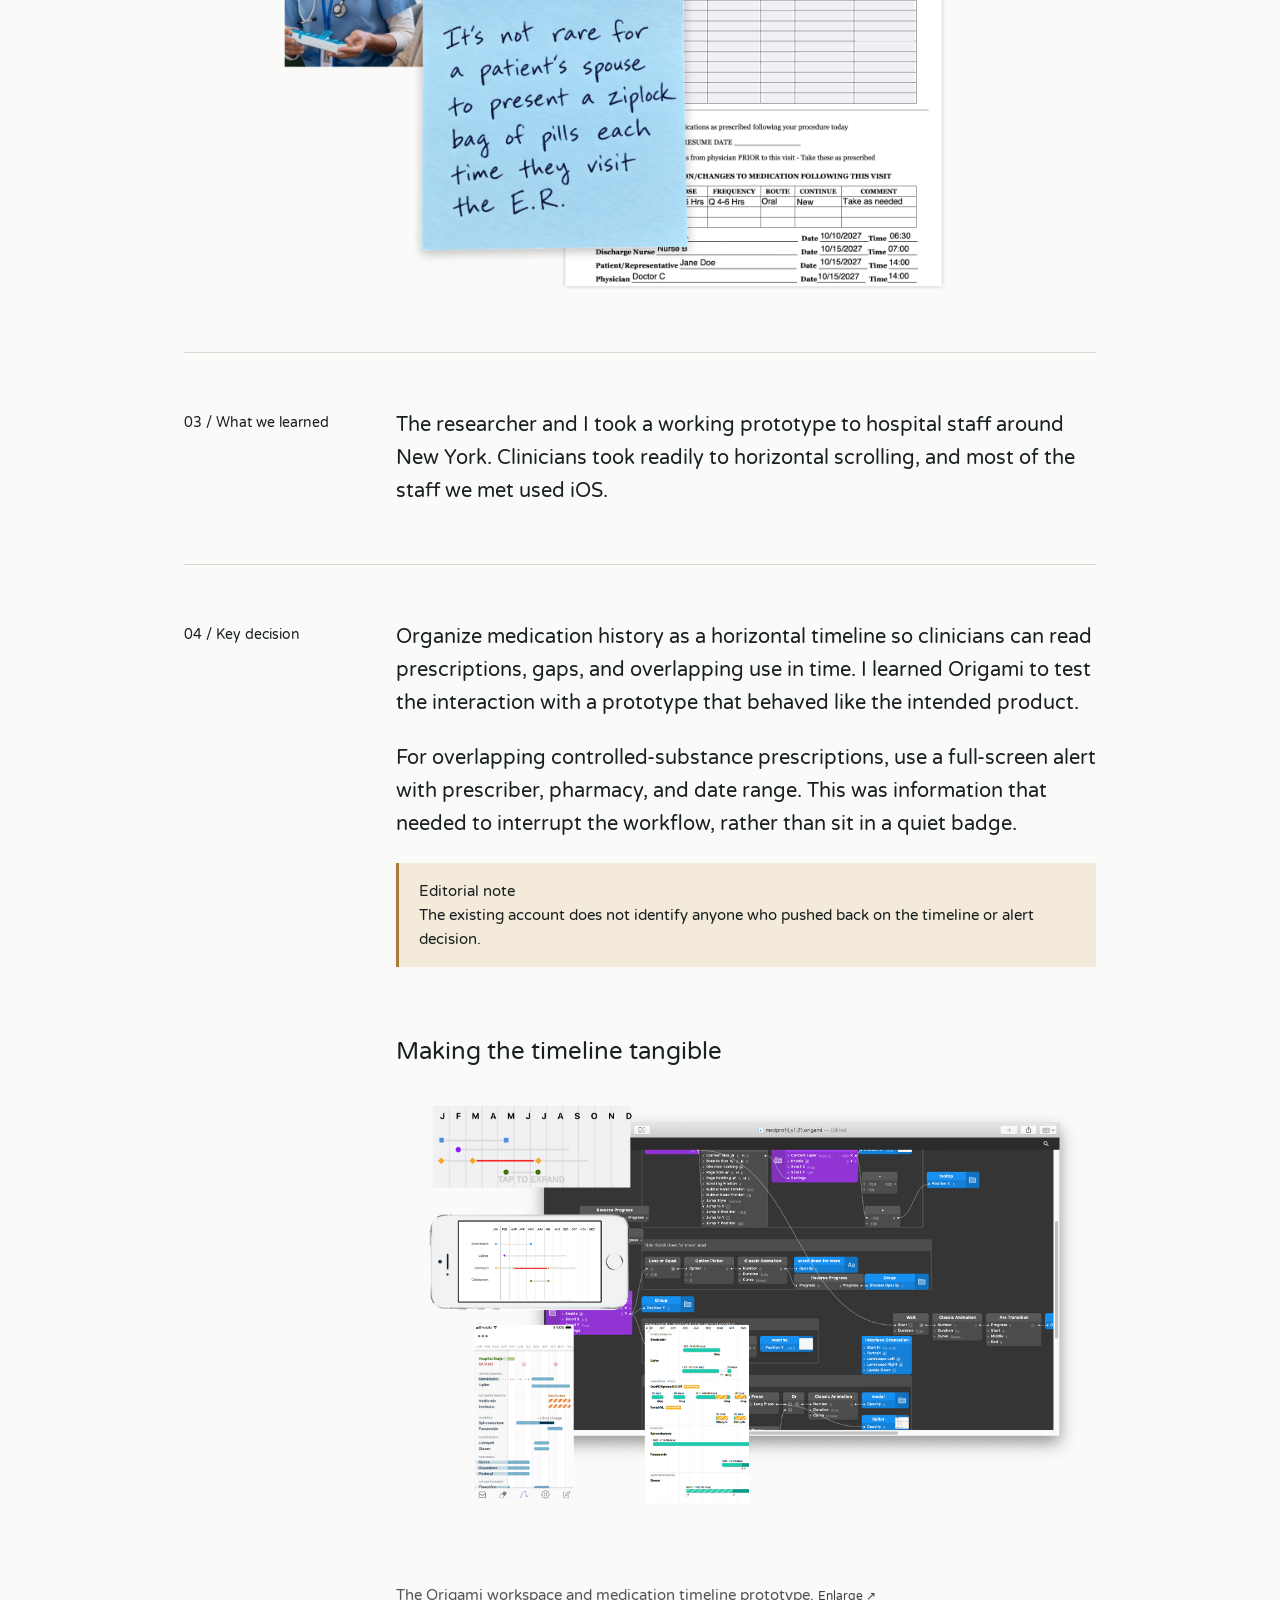
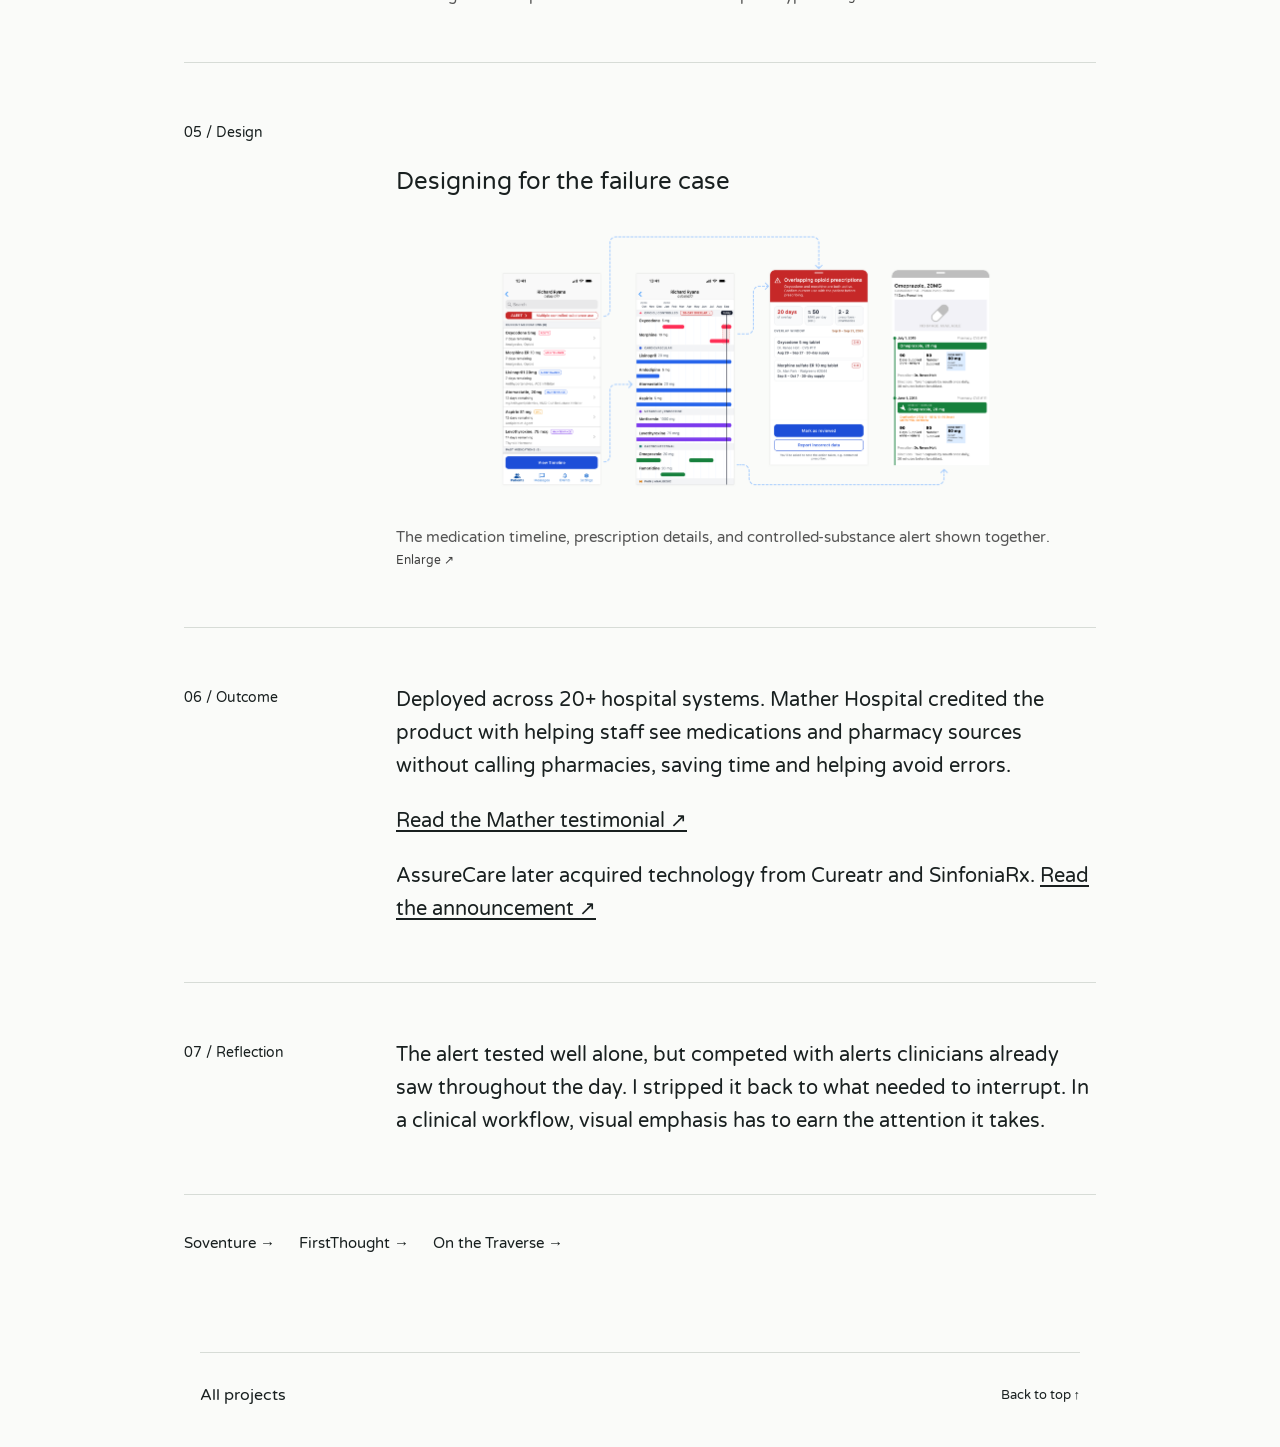
<file: cureatr.html>
<!doctype html>
<html lang="en"><head><script async src="https://www.googletagmanager.com/gtag/js?id=G-XKKJEW74BD"></script>
<script>
  window.dataLayer = window.dataLayer || [];
  function gtag(){dataLayer.push(arguments);}
  gtag('js', new Date());

  gtag('config', 'G-XKKJEW74BD');
</script><meta charset="utf-8"><meta name="viewport" content="width=device-width,initial-scale=1"><title>From scattered medication records to a tool used across 20+ hospital systems — Benji Kim</title><meta name="description" content="A medication history you can make sense of. A product design case study by Benji Kim."><link rel="stylesheet" href="assets/traverse/fonts.css"><link rel="stylesheet" href="style.css"><link rel="stylesheet" href="case-study-layout.css"><script src="case-study-layout.js" defer></script><link rel="stylesheet" href="image-modal.css">
<script src="image-modal.js" defer></script>
</head>

<body class="case-layout cureatr-case">
<a class="skip" href="#summary">Skip to case study</a><header class="wrap"><a class="brand" href="index.html">benji kim</a><nav aria-label="Main navigation"><a href="index.html#work">Selected work</a><a href="resume.html">Resume ↗</a></nav>
</header>

<main id="top" class="structured-case">
<p class="eyebrow">Cureatr / Case study</p>
<h1>From scattered medication records to a tool used across 20+ hospital systems</h1>
<div class="case-hero case-hero-phone"><img src="assets/cureatr/demo.gif" data-still-src="assets/case-study-layout/cureatr-0.png" data-motion-src="assets/cureatr/demo.gif" alt="Cureatr product demo" width="400" height="803"><button class="motion-toggle" type="button" >Restart demo</button></div><nav class="chapter-nav" aria-label="Case study sections"><a href="#summary">01 Summary</a><a href="#problem">02 Problem</a><a href="#learning">03 What we learned</a><a href="#decision">04 Key decision</a><a href="#design">05 Design</a><a href="#outcome">06 Outcome</a><a href="#reflection">07 Reflection</a></nav>
<section id="summary" class="chapter" aria-labelledby="summary-heading">
<h2 id="summary-heading" class="chapter-label">01 / Summary</h2>
<div class="chapter-content"><p>Lead UX Designer · 2016–2019</p>
<p>I owned the timeline interaction and alert design, working with a UX researcher, a product manager with nurse-practitioner expertise, and a mobile developer.</p>
</div></section>
<section id="problem" class="chapter" aria-labelledby="problem-heading">
<h2 id="problem-heading" class="chapter-label">02 / Problem</h2>
<div class="chapter-content"><p>Clinicians had to assemble a patient’s medication history from prescription records, printouts, and the patient’s memory. Before they could make a decision, they had to piece the evidence together.</p>
</div></section>
<figure class="research-evidence"><a href="assets/case-study-layout/cureatr-1.png" target="_blank" rel="noopener" aria-label="Enlarge research evidence"><img src="assets/case-study-layout/cureatr-1.png" alt="Paper medication records and notes about reconciling a patient’s medication history." loading="lazy" width="2080" height="1168"></a></figure>
<section id="learning" class="chapter" aria-labelledby="learning-heading">
<h2 id="learning-heading" class="chapter-label">03 / What we learned</h2>
<div class="chapter-content"><p>The researcher and I took a working prototype to hospital staff around New York. Clinicians took readily to horizontal scrolling, and most of the staff we met used iOS.</p>
</div></section>
<section id="decision" class="chapter" aria-labelledby="decision-heading">
<h2 id="decision-heading" class="chapter-label">04 / Key decision</h2>
<div class="chapter-content"><p>Organize medication history as a horizontal timeline so clinicians can read prescriptions, gaps, and overlapping use in time. I learned Origami to test the interaction with a prototype that behaved like the intended product.</p>
<p>For overlapping controlled-substance prescriptions, use a full-screen alert with prescriber, pharmacy, and date range. This was information that needed to interrupt the workflow, rather than sit in a quiet badge.</p>
<aside class="editor-note"><strong>Editorial note</strong> The existing account does not identify anyone who pushed back on the timeline or alert decision.</aside>
<figure class="evidence "><h3>Making the timeline tangible</h3>
<a href="assets/case-study-layout/cureatr-2.png" target="_blank" rel="noopener"><img src="assets/case-study-layout/cureatr-2.png" alt="The Origami workspace and medication timeline prototype." loading="lazy" width="2149" height="1490"></a><figcaption>The Origami workspace and medication timeline prototype. <a href="assets/case-study-layout/cureatr-2.png" target="_blank" rel="noopener">Enlarge ↗</a></figcaption></figure>
</div></section>
<section id="design" class="chapter" aria-labelledby="design-heading">
<h2 id="design-heading" class="chapter-label">05 / Design</h2>
<div class="chapter-content"><figure class="evidence "><h3>Designing for the failure case</h3>
<a href="assets/case-study-layout/cureatr-3.png" target="_blank" rel="noopener"><img src="assets/case-study-layout/cureatr-3.png" alt="The medication timeline, prescription details, and controlled-substance alert shown together." loading="lazy" width="5610" height="2386"></a><figcaption>The medication timeline, prescription details, and controlled-substance alert shown together. <a href="assets/case-study-layout/cureatr-3.png" target="_blank" rel="noopener">Enlarge ↗</a></figcaption></figure>
</div></section>
<section id="outcome" class="chapter" aria-labelledby="outcome-heading">
<h2 id="outcome-heading" class="chapter-label">06 / Outcome</h2>
<div class="chapter-content"><p><strong>Deployed across 20+ hospital systems.</strong> Mather Hospital credited the product with helping staff see medications and pharmacy sources without calling pharmacies, saving time and helping avoid errors.</p>
<p><a href="https://www.businesswire.com/news/home/20200324005333/en/Cureatr-to-Offer-Open-Access-to-Medication-Management-Software-During-COVID-19-Outbreak">Read the Mather testimonial ↗</a></p>
<p>AssureCare later acquired technology from Cureatr and SinfoniaRx. <a href="https://www.assurecare.com/articles/assurecare-acquires-cureatr-and-sinfoniarx-technology">Read the announcement ↗</a></p>
</div></section>
<section id="reflection" class="chapter" aria-labelledby="reflection-heading">
<h2 id="reflection-heading" class="chapter-label">07 / Reflection</h2>
<div class="chapter-content"><p>The alert tested well alone, but competed with alerts clinicians already saw throughout the day. I stripped it back to what needed to interrupt. In a clinical workflow, visual emphasis has to earn the attention it takes.</p>
</div></section>
<nav class="project-nav" aria-label="Other projects"><a href="insurance.html">Soventure →</a><a href="firstthought.html">FirstThought →</a><a href="traverse.html">On the Traverse →</a></nav>
</main>
<footer class="wrap"><a href="index.html#work">All projects</a><a href="#top">Back to top ↑</a></footer>
</body></html>
</file>
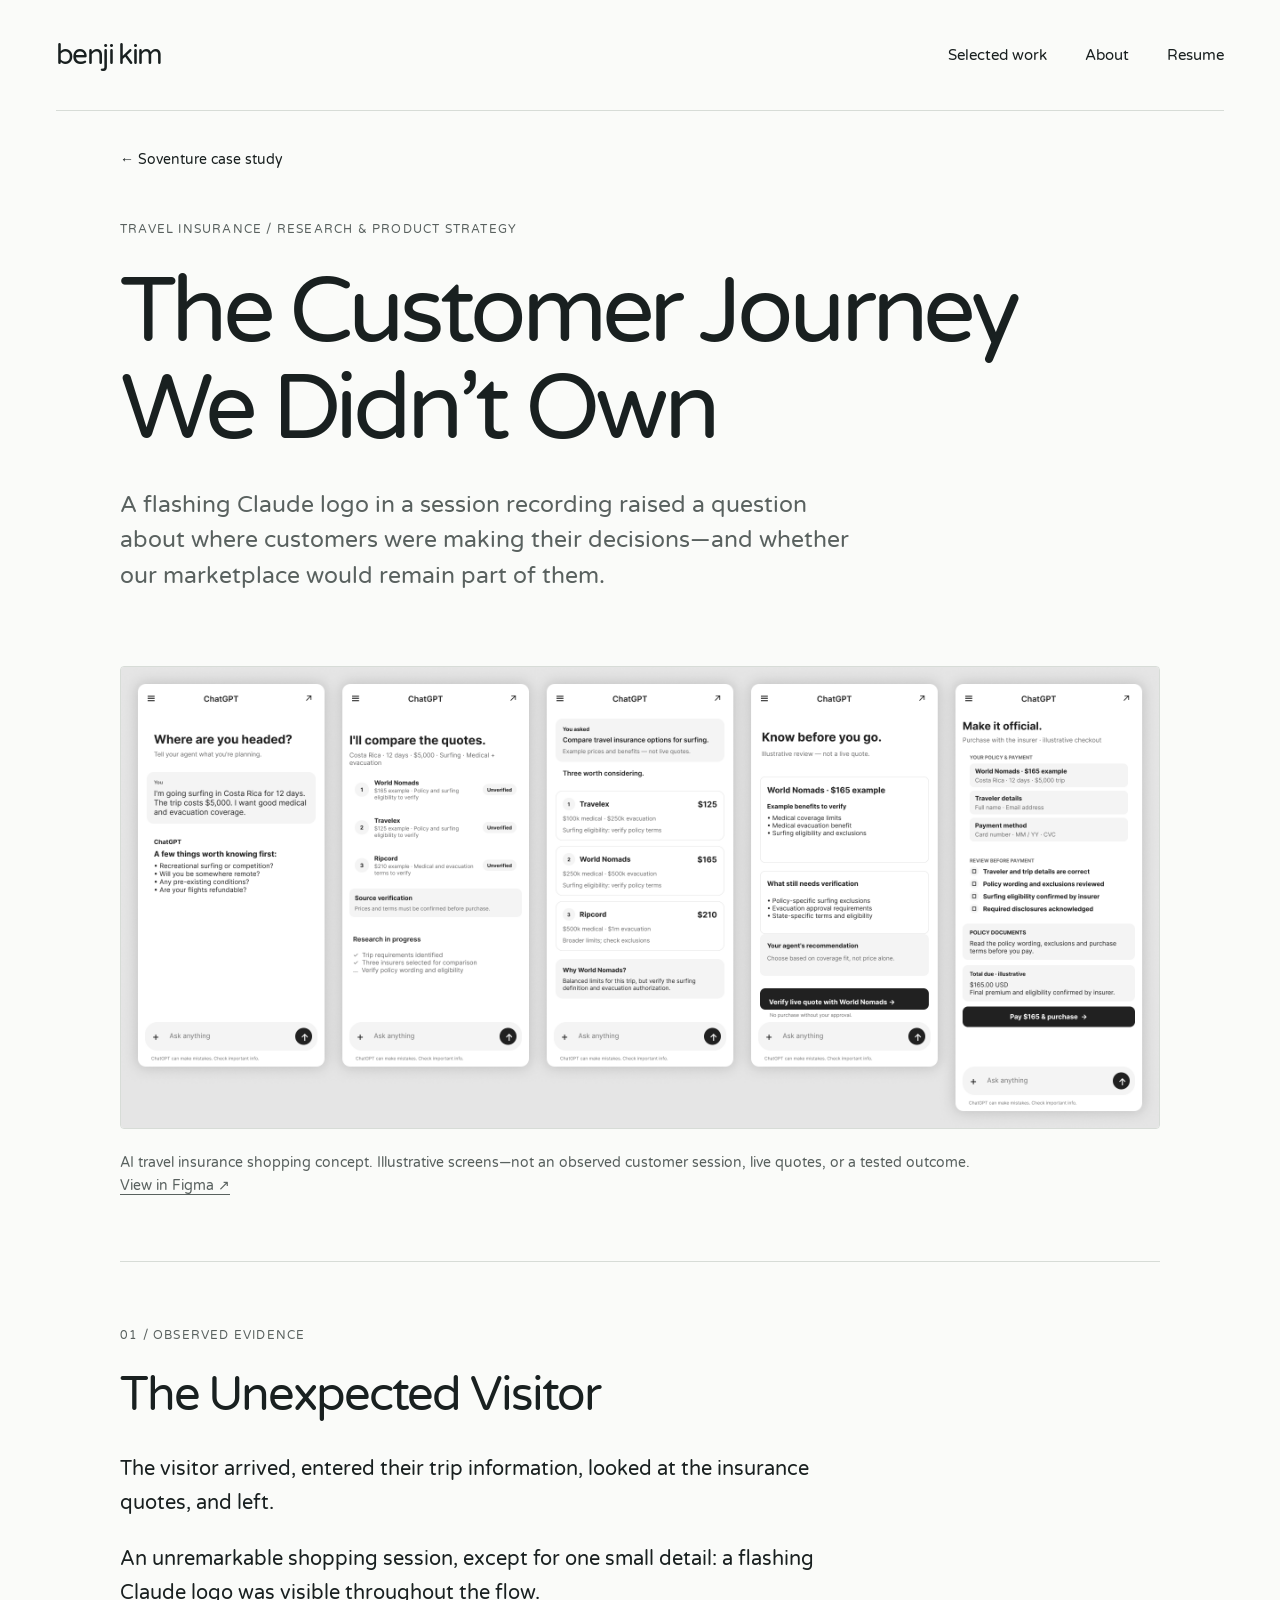
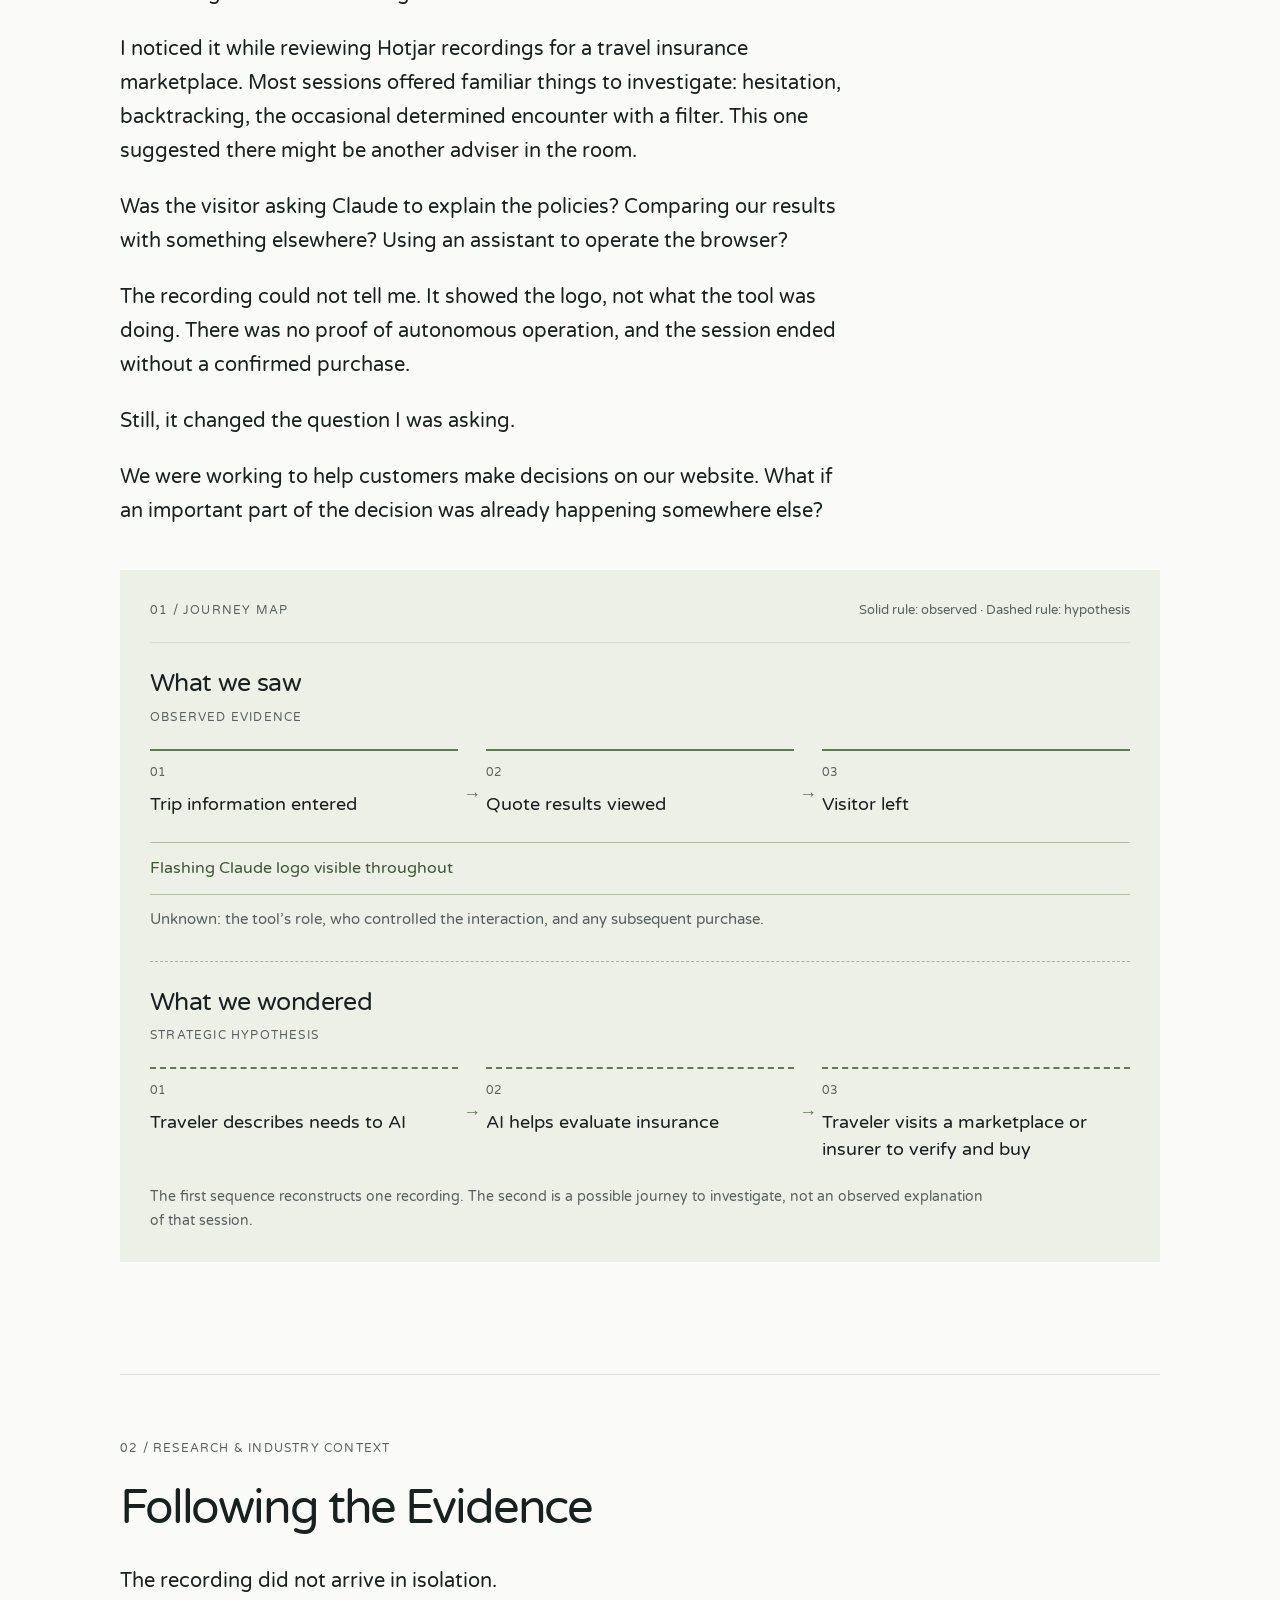
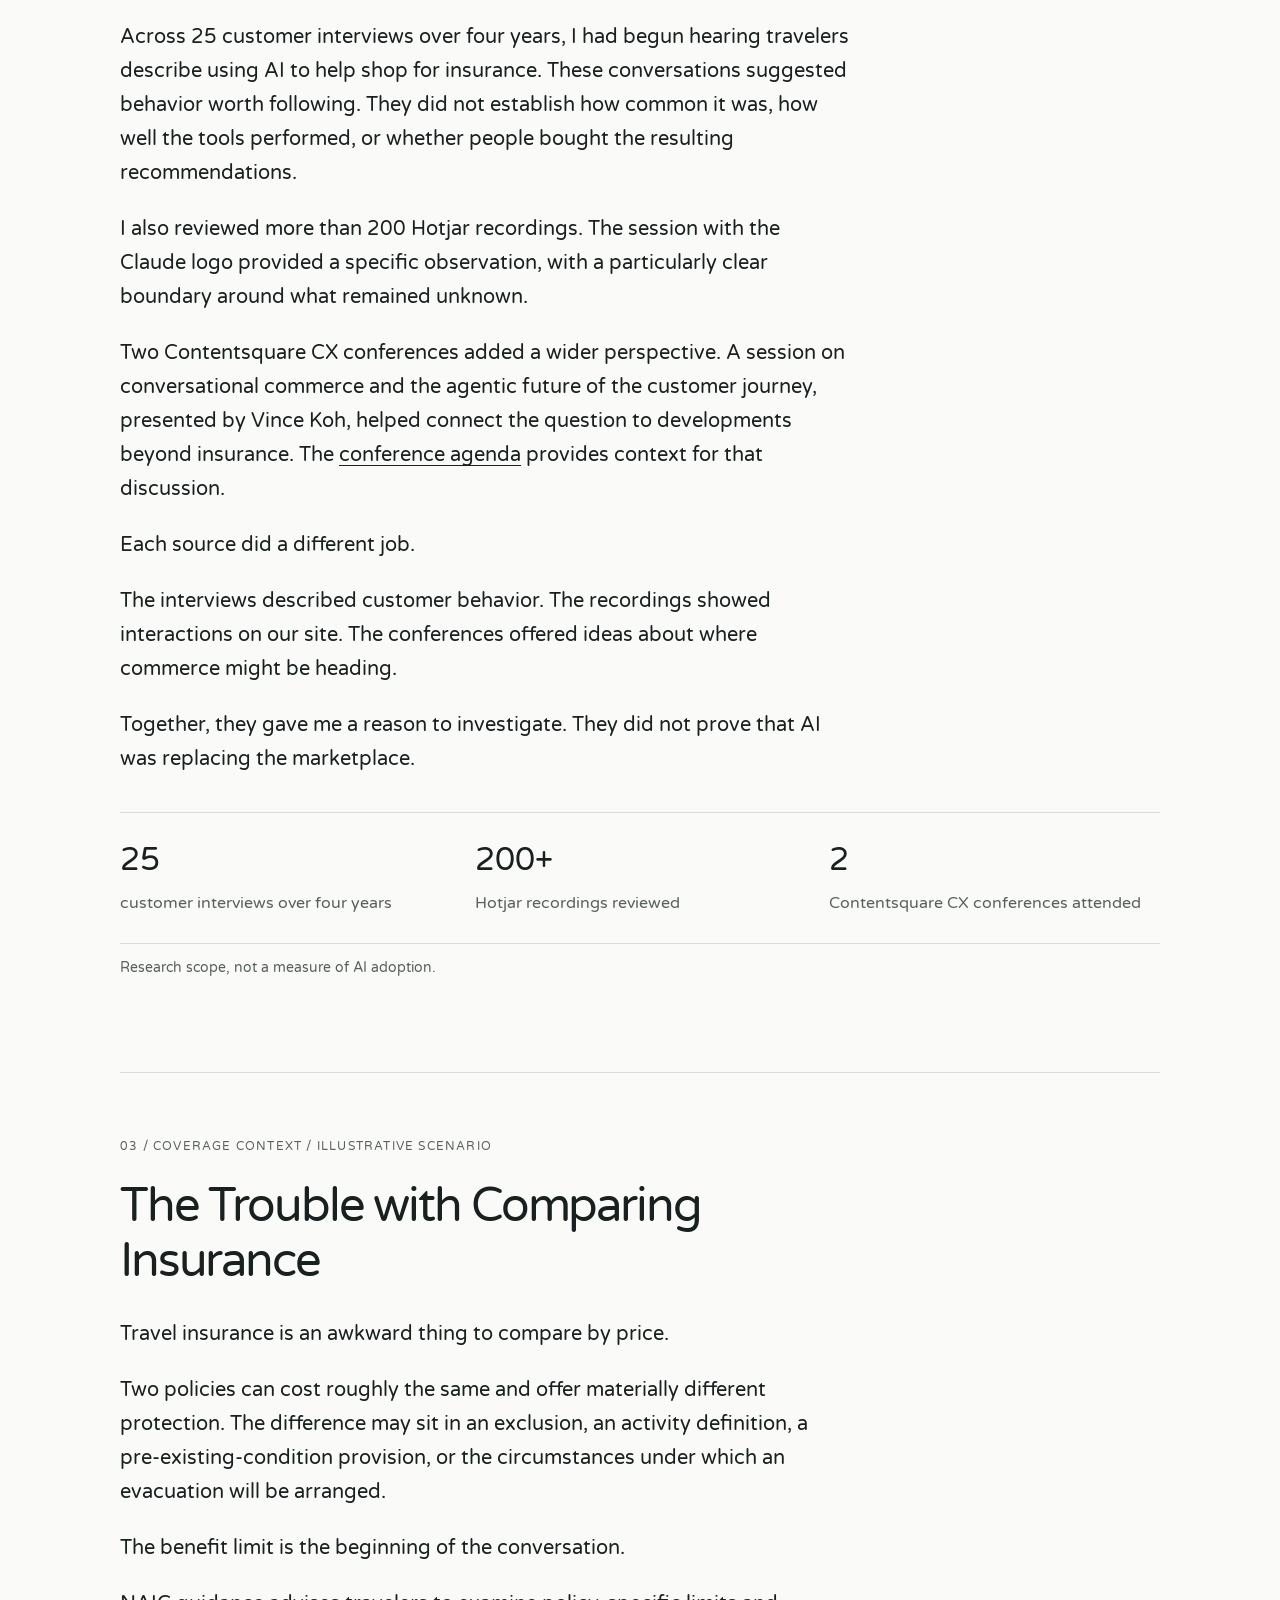
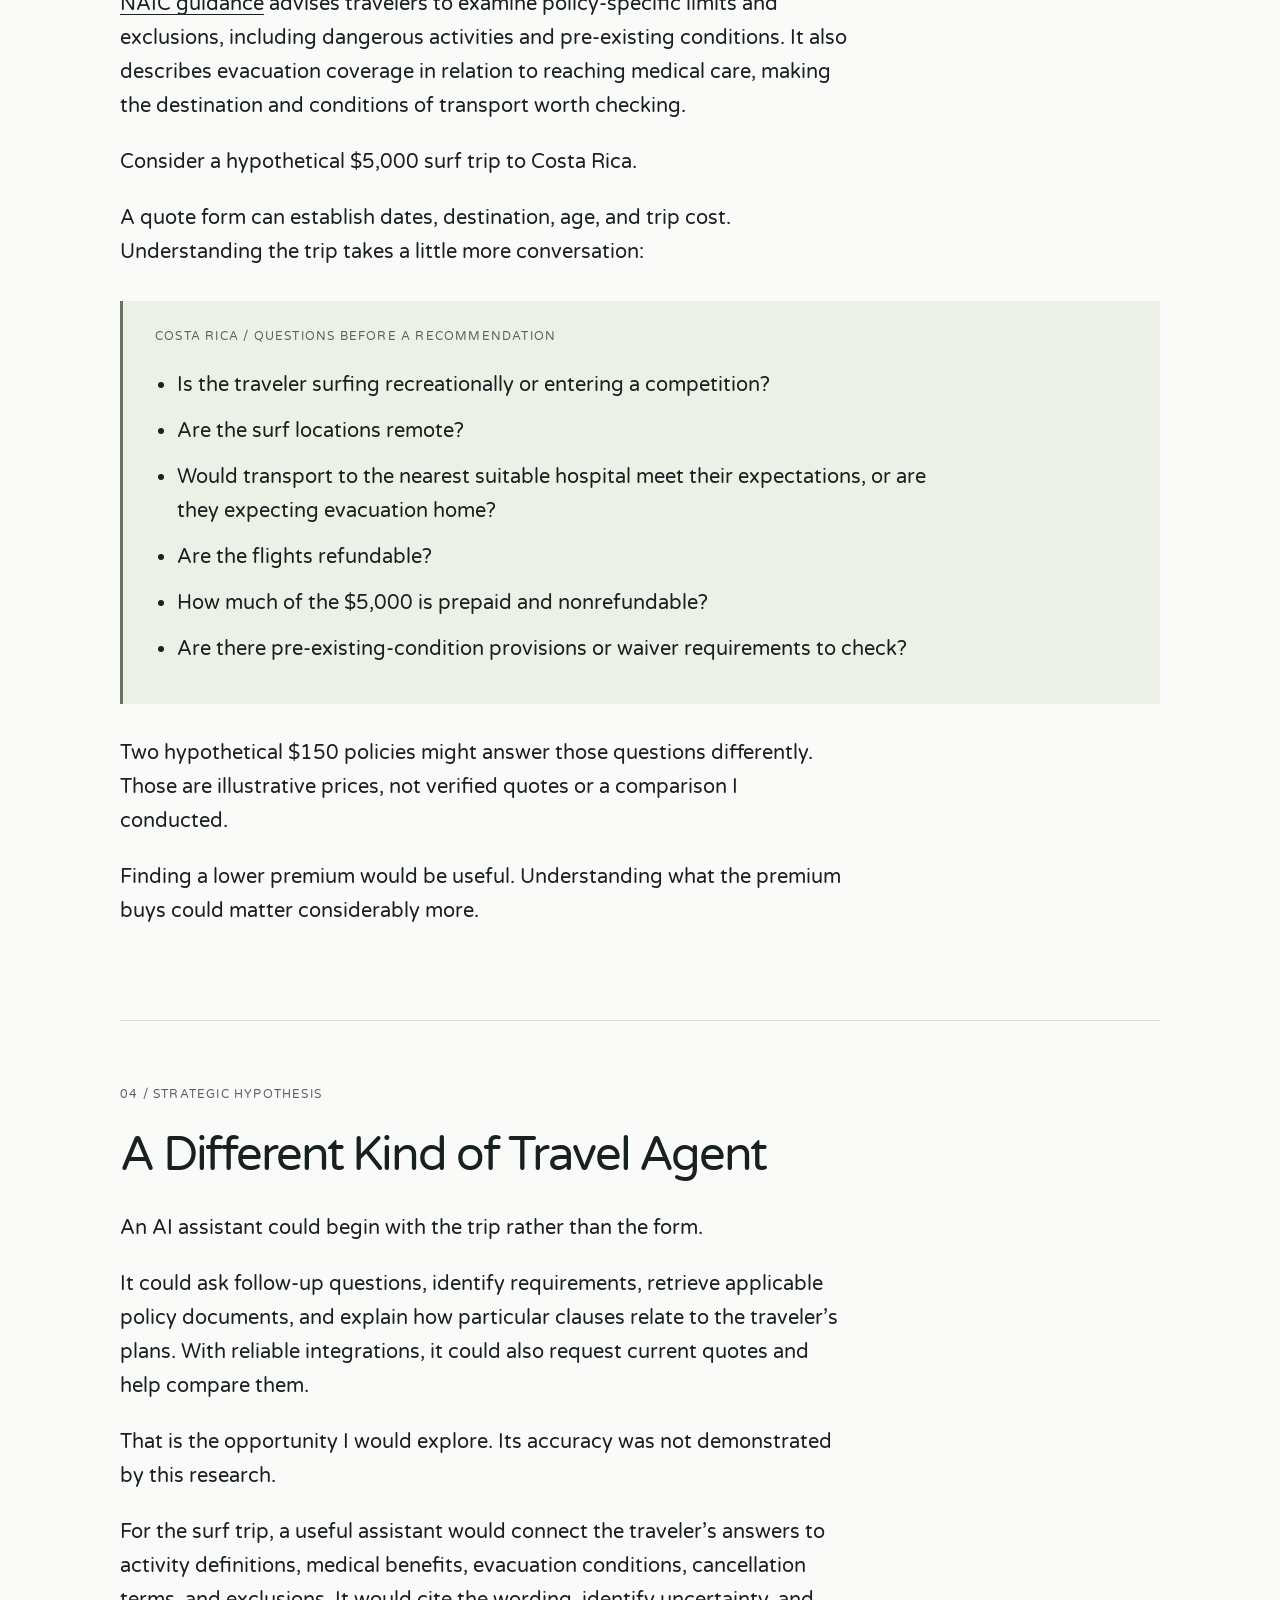
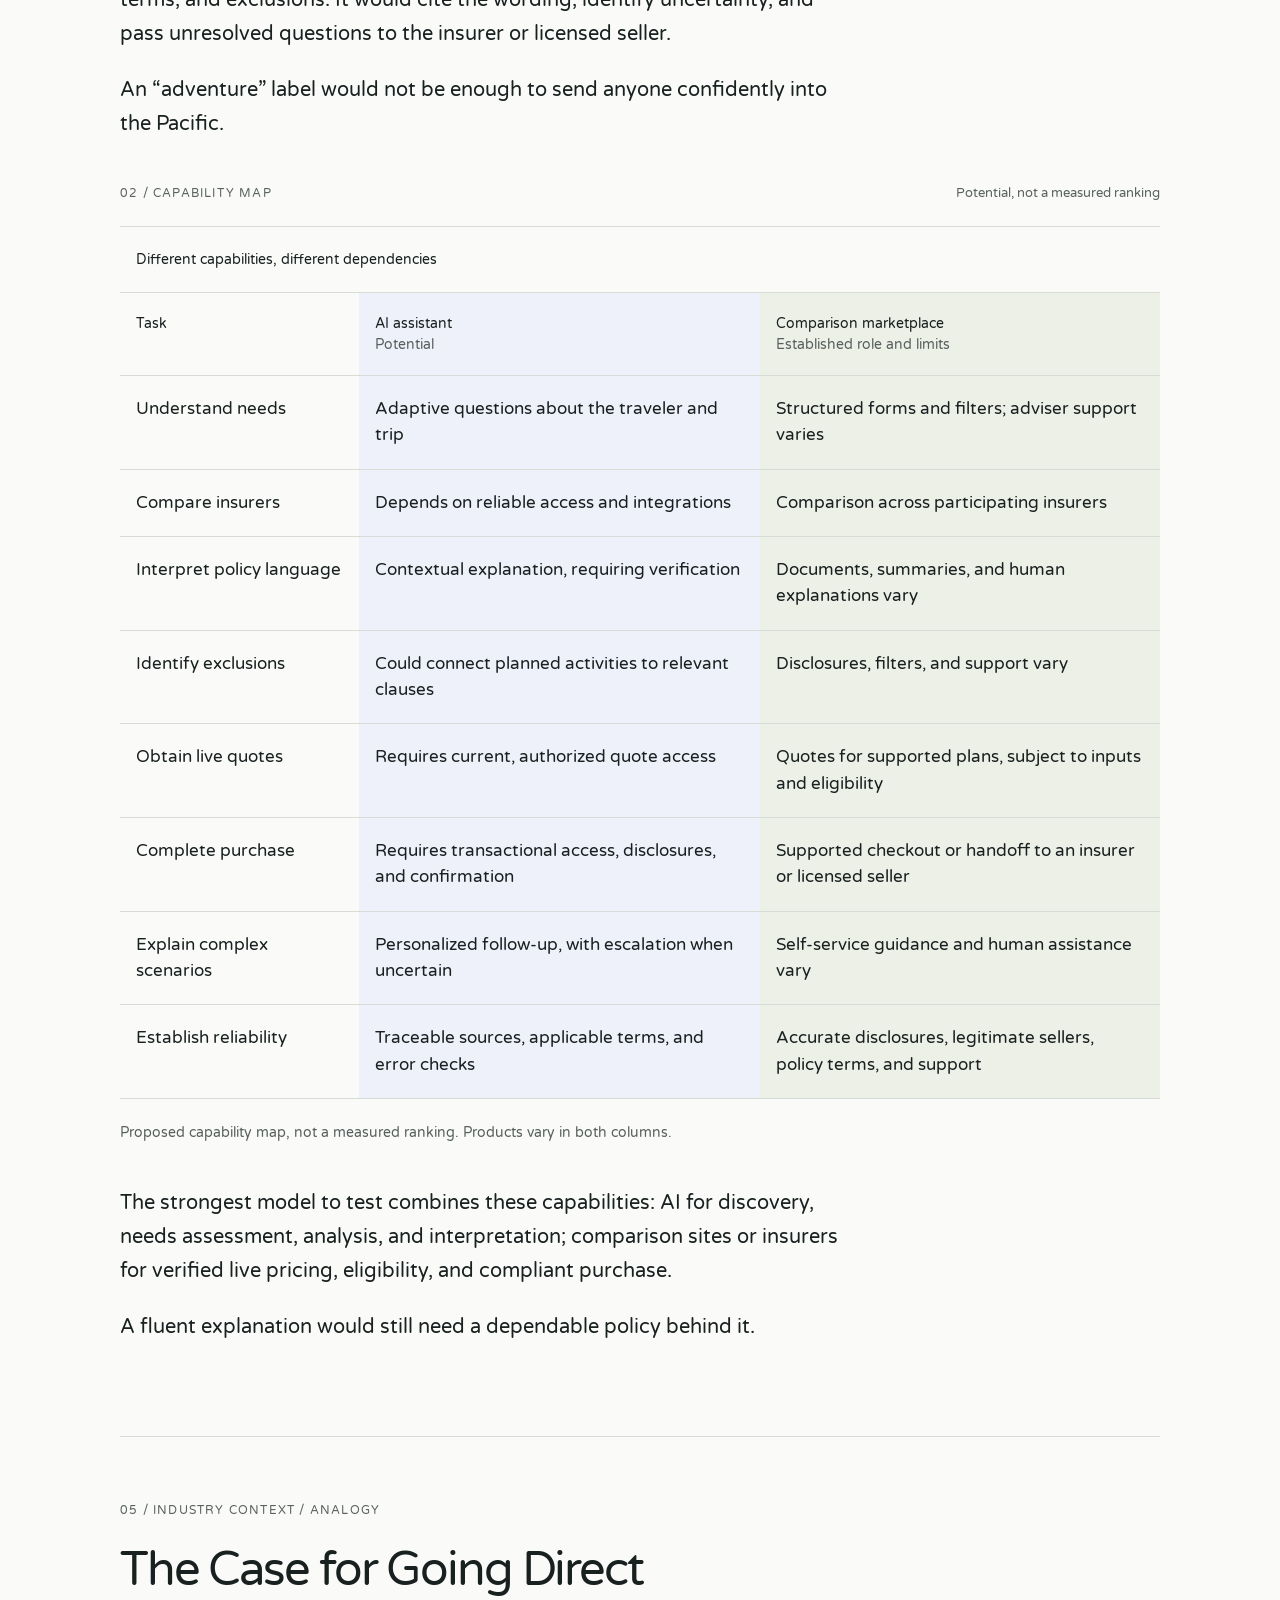
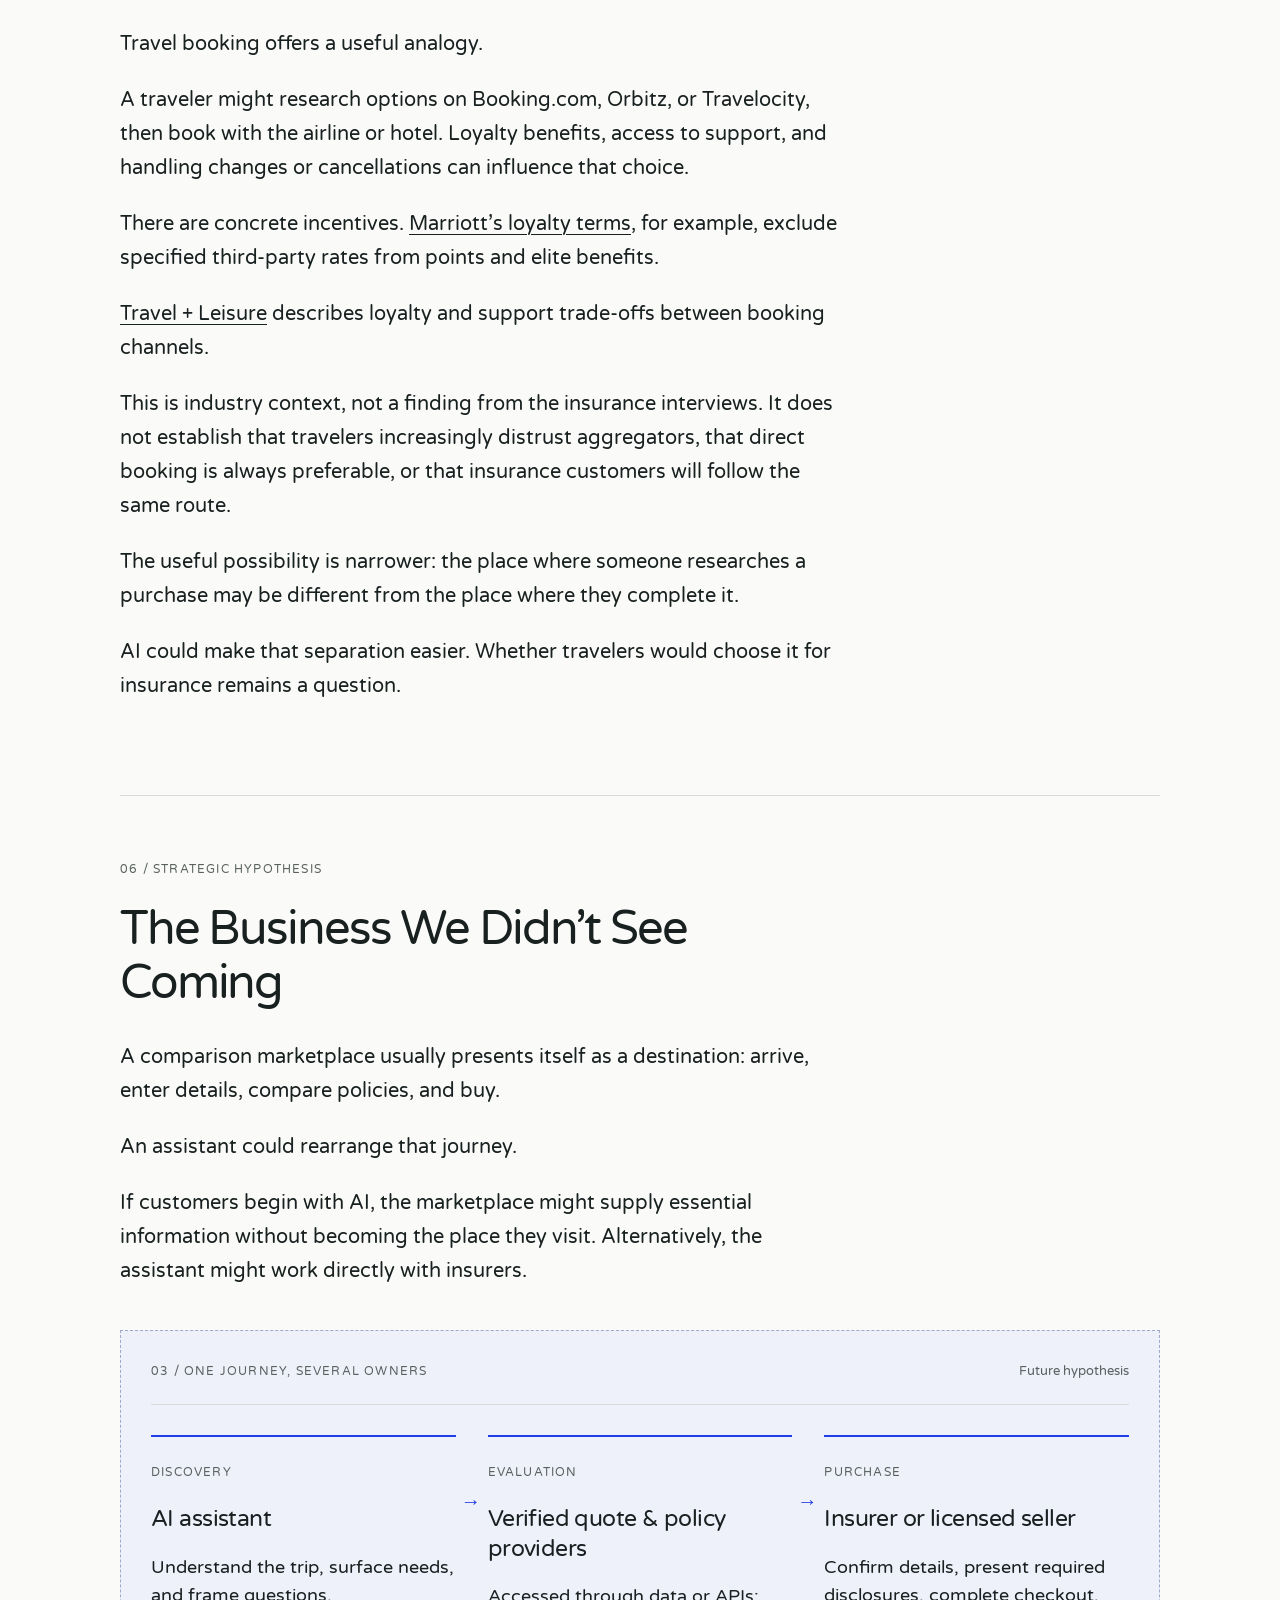
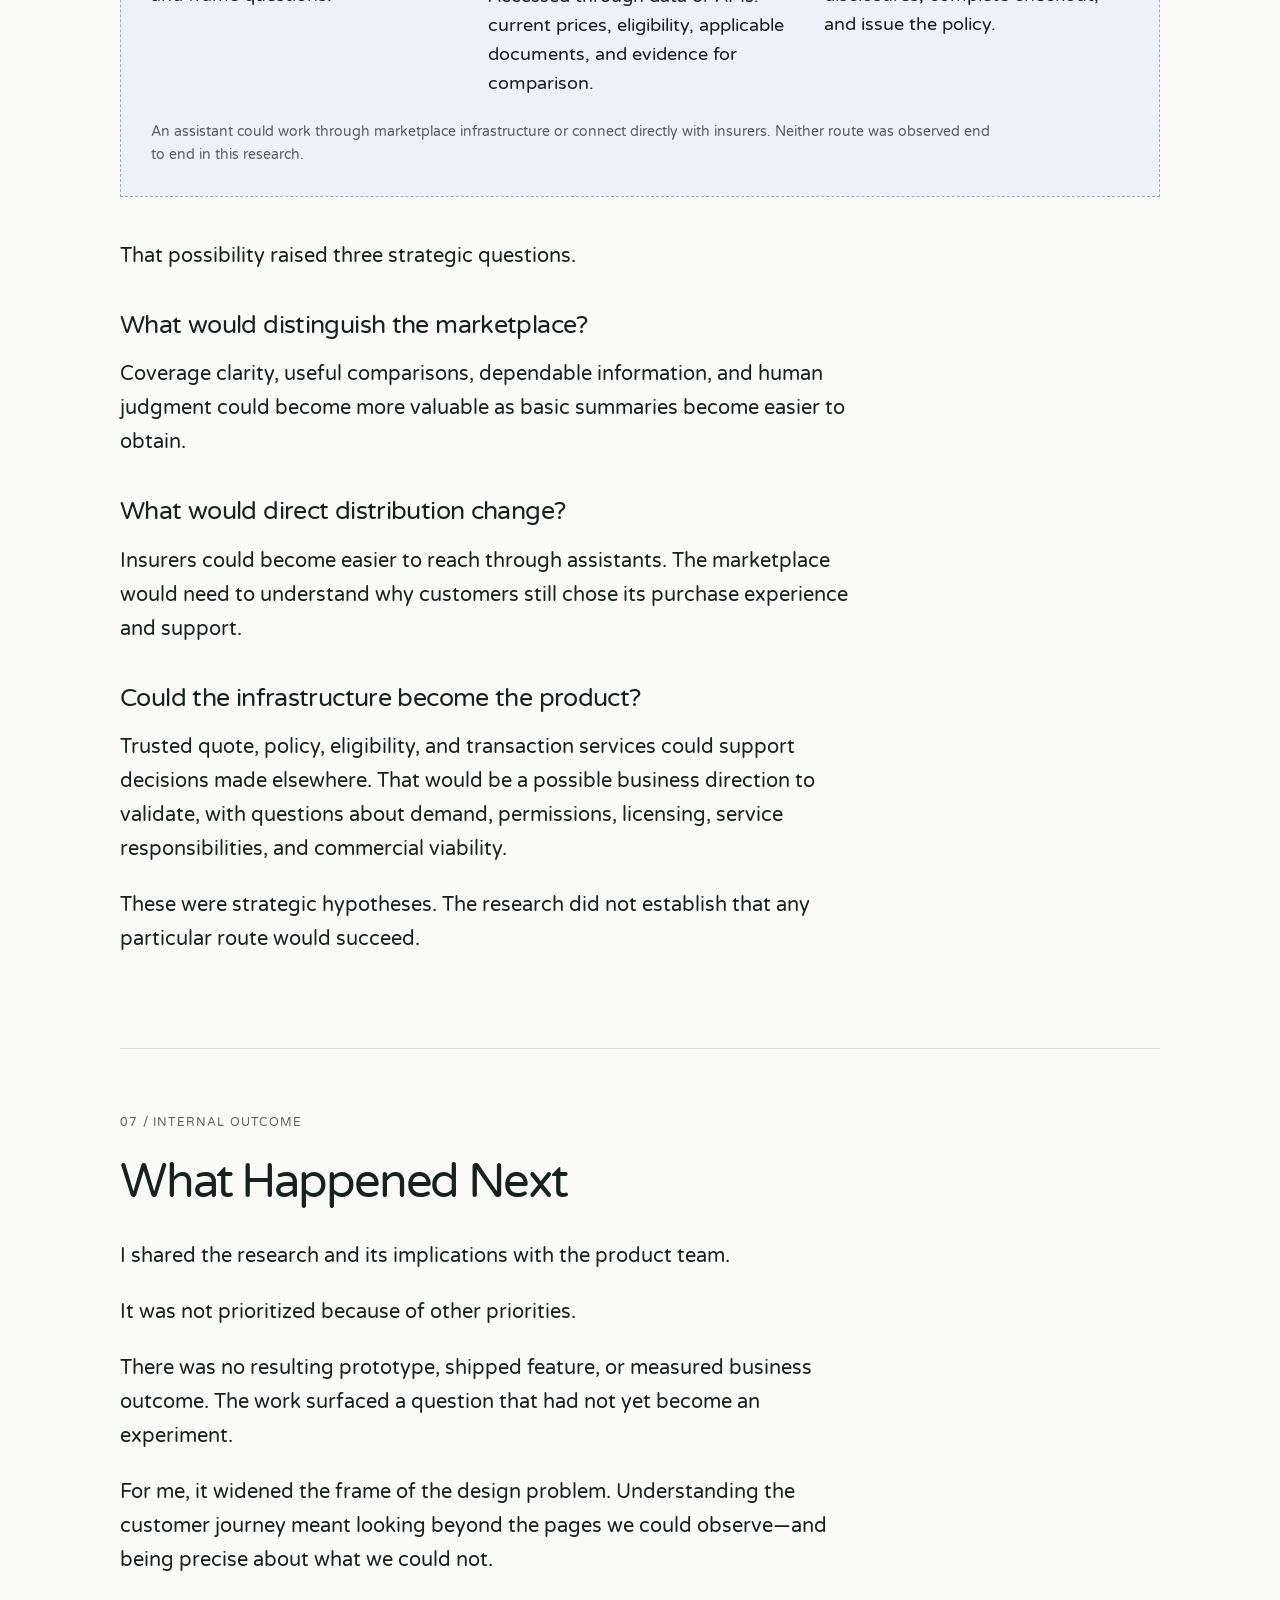
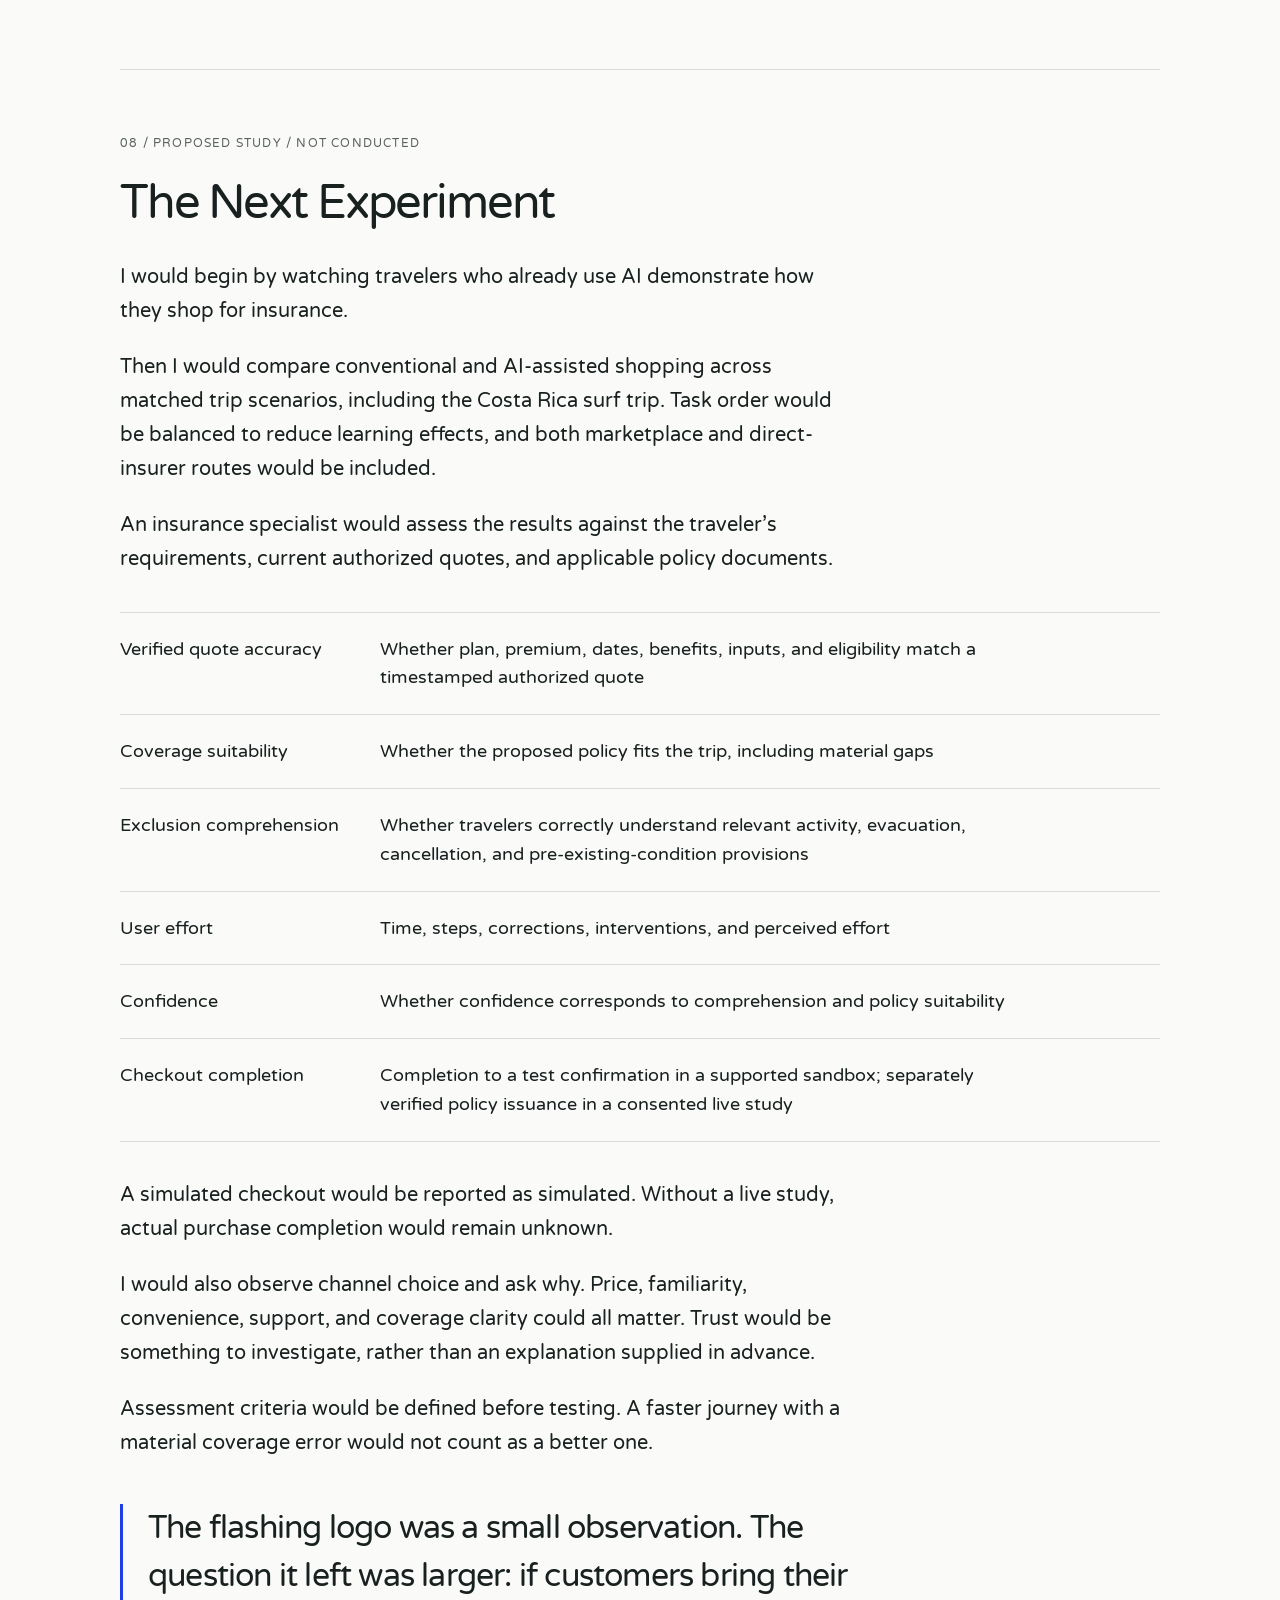
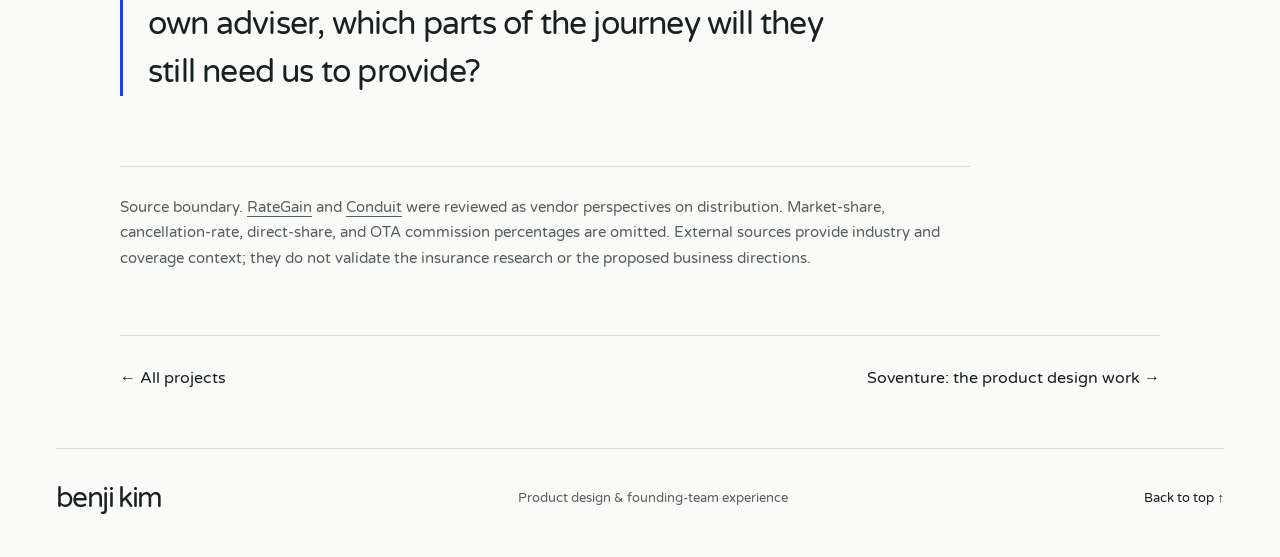
<file: customer-journey.html>
<!doctype html><html lang="en"><head><meta charset="utf-8"><meta name="viewport" content="width=device-width,initial-scale=1"><title>The Customer Journey We Didn’t Own — Benji Kim</title><meta name="description" content="A research-led case study exploring AI-assisted travel insurance shopping, the limits of observed evidence, and a proposed validation experiment."><link rel="preconnect" href="https://fonts.googleapis.com"><link rel="preconnect" href="https://fonts.gstatic.com" crossorigin><link href="https://fonts.googleapis.com/css2?family=PT+Sans:wght@400;700&family=Reddit+Mono:wght@400;500;600&family=Varela+Round&display=swap" rel="stylesheet"><link rel="stylesheet" href="style.css"><link rel="stylesheet" href="research.css"></head><body class="case-page research-page"><a class="skip" href="#case-content">Skip to case study</a><header class="wrap"><a class="brand" href="https://benji.kim/" aria-label="Benji Kim home">benji kim</a><nav aria-label="Main navigation"><a href="https://benji.kim/#work">Selected work</a><a href="https://benji.kim/#about">About</a><a href="https://benji.kim/resume.html">Resume</a></nav></header><main class="case-wrap" id="top"><a class="back-link" href="insurance.html">← Soventure case study</a><article class="case-content" id="case-content"><p class="eyebrow">Travel insurance / Research &amp; product strategy</p><h1>The Customer Journey <br>We Didn’t Own</h1><p class="intro">A flashing Claude logo in a session recording raised a question about where customers were making their decisions—and whether our marketplace would remain part of them.</p><figure class="shopping-concept"><a href="https://www.figma.com/design/g4AGmd46hvAWkDqo6yBb8Q/AI-Travel-Insurance-Agent-Shopping-Experience?node-id=8-353" aria-label="Open the AI travel insurance shopping concept in Figma"><img src="assets/ai-travel-insurance-shopping.png" width="2336" height="1036" alt="Figma concept showing AI-assisted travel insurance shopping: trip questions, research, policy comparisons, coverage checks, and an illustrative purchase screen." decoding="async" fetchpriority="high"></a><figcaption>AI travel insurance shopping concept. Illustrative screens—not an observed customer session, live quotes, or a tested outcome. <a href="https://www.figma.com/design/g4AGmd46hvAWkDqo6yBb8Q/AI-Travel-Insurance-Agent-Shopping-Experience?node-id=8-353">View in Figma ↗</a></figcaption></figure><section id="chapter-1" aria-labelledby="heading-1"><div class="prose"><p class="eyebrow">01 / Observed evidence</p><h2 id="heading-1">The Unexpected Visitor</h2><p>The visitor arrived, entered their trip information, looked at the insurance quotes, and left.</p><p>An unremarkable shopping session, except for one small detail: a flashing Claude logo was visible throughout the flow.</p><p>I noticed it while reviewing Hotjar recordings for a travel insurance marketplace. Most sessions offered familiar things to investigate: hesitation, backtracking, the occasional determined encounter with a filter. This one suggested there might be another adviser in the room.</p><p>Was the visitor asking Claude to explain the policies? Comparing our results with something elsewhere? Using an assistant to operate the browser?</p><p>The recording could not tell me. It showed the logo, not what the tool was doing. There was no proof of autonomous operation, and the session ended without a confirmed purchase.</p><p>Still, it changed the question I was asking.</p><p>We were working to help customers make decisions on our website. What if an important part of the decision was already happening somewhere else?</p></div><figure id="journey-map" class="journey-comparison" aria-labelledby="journey-caption"><div class="diagram-heading"><span class="label">01 / Journey map</span><span class="diagram-key">Solid rule: observed · Dashed rule: hypothesis</span></div><div class="journey-lane observed"><h3>What we saw</h3><p class="label">Observed evidence</p><ol><li><span>01</span>Trip information entered</li><li><span>02</span>Quote results viewed</li><li><span>03</span>Visitor left</li></ol><p class="continuous-signal">Flashing Claude logo visible throughout</p><p class="lane-note">Unknown: the tool’s role, who controlled the interaction, and any subsequent purchase.</p></div><div class="journey-lane hypothesis"><h3>What we wondered</h3><p class="label">Strategic hypothesis</p><ol><li><span>01</span>Traveler describes needs to AI</li><li><span>02</span>AI helps evaluate insurance</li><li><span>03</span>Traveler visits a marketplace or insurer to verify and buy</li></ol></div><figcaption id="journey-caption">The first sequence reconstructs one recording. The second is a possible journey to investigate, not an observed explanation of that session.</figcaption></figure></section>
<section id="chapter-2" aria-labelledby="heading-2"><div class="prose"><p class="eyebrow">02 / Research &amp; industry context</p><h2 id="heading-2">Following the Evidence</h2><p>The recording did not arrive in isolation.</p><p>Across 25 customer interviews over four years, I had begun hearing travelers describe using AI to help shop for insurance. These conversations suggested behavior worth following. They did not establish how common it was, how well the tools performed, or whether people bought the resulting recommendations.</p><p>I also reviewed more than 200 Hotjar recordings. The session with the Claude logo provided a specific observation, with a particularly clear boundary around what remained unknown.</p><p>Two Contentsquare CX conferences added a wider perspective. A session on conversational commerce and the agentic future of the customer journey, presented by Vince Koh, helped connect the question to developments beyond insurance. The <a href="https://go.contentsquare.com/cxcircle-nyc">conference agenda</a> provides context for that discussion.</p><p>Each source did a different job.</p><p>The interviews described customer behavior. The recordings showed interactions on our site. The conferences offered ideas about where commerce might be heading.</p><p>Together, they gave me a reason to investigate. They did not prove that AI was replacing the marketplace.</p></div><div class="research-facts" aria-label="Research scope"><div><strong>25</strong><span>customer interviews over four years</span></div><div><strong>200+</strong><span>Hotjar recordings reviewed</span></div><div><strong>2</strong><span>Contentsquare CX conferences attended</span></div></div><p class="scope-note">Research scope, not a measure of AI adoption.</p></section>
<section id="chapter-3" aria-labelledby="heading-3"><div class="prose"><p class="eyebrow">03 / Coverage context / Illustrative scenario</p><h2 id="heading-3">The Trouble with Comparing Insurance</h2><p>Travel insurance is an awkward thing to compare by price.</p><p>Two policies can cost roughly the same and offer materially different protection. The difference may sit in an exclusion, an activity definition, a pre-existing-condition provision, or the circumstances under which an evacuation will be arranged.</p><p>The benefit limit is the beginning of the conversation.</p><p><a href="https://content.naic.org/article/should-you-get-travel-insurance-what-you-should-know-about-protecting-your-trips">NAIC guidance</a> advises travelers to examine policy-specific limits and exclusions, including dangerous activities and pre-existing conditions. It also describes evacuation coverage in relation to reaching medical care, making the destination and conditions of transport worth checking.</p><p>Consider a <strong>hypothetical $5,000 surf trip to Costa Rica</strong>.</p><p>A quote form can establish dates, destination, age, and trip cost. Understanding the trip takes a little more conversation:</p></div><aside class="scenario" aria-label="Hypothetical surf-trip questions"><p class="label">Costa Rica / Questions before a recommendation</p><ul><li>Is the traveler surfing recreationally or entering a competition?</li><li>Are the surf locations remote?</li><li>Would transport to the nearest suitable hospital meet their expectations, or are they expecting evacuation home?</li><li>Are the flights refundable?</li><li>How much of the $5,000 is prepaid and nonrefundable?</li><li>Are there pre-existing-condition provisions or waiver requirements to check?</li></ul></aside><div class="prose"><p>Two hypothetical $150 policies might answer those questions differently. Those are illustrative prices, not verified quotes or a comparison I conducted.</p><p>Finding a lower premium would be useful. Understanding what the premium buys could matter considerably more.</p></div></section>
<section id="chapter-4" aria-labelledby="heading-4"><div class="prose"><p class="eyebrow">04 / Strategic hypothesis</p><h2 id="heading-4">A Different Kind of Travel Agent</h2><p>An AI assistant could begin with the trip rather than the form.</p><p>It could ask follow-up questions, identify requirements, retrieve applicable policy documents, and explain how particular clauses relate to the traveler’s plans. With reliable integrations, it could also request current quotes and help compare them.</p><p>That is the opportunity I would explore. Its accuracy was not demonstrated by this research.</p><p>For the surf trip, a useful assistant would connect the traveler’s answers to activity definitions, medical benefits, evacuation conditions, cancellation terms, and exclusions. It would cite the wording, identify uncertainty, and pass unresolved questions to the insurer or licensed seller.</p><p>An “adventure” label would not be enough to send anyone confidently into the Pacific.</p></div><figure id="capability-map" class="capability-map" aria-labelledby="capability-caption"><div class="diagram-heading"><span class="label">02 / Capability map</span><span class="diagram-key">Potential, not a measured ranking</span></div><div class="table-scroll" role="region" aria-label="AI and marketplace capability comparison" tabindex="0"><table><caption>Different capabilities, different dependencies</caption><thead><tr><th scope="col">Task</th><th scope="col">AI assistant<br><span>Potential</span></th><th scope="col">Comparison marketplace<br><span>Established role and limits</span></th></tr></thead><tbody><tr><th scope="row">Understand needs</th><td>Adaptive questions about the traveler and trip</td><td>Structured forms and filters; adviser support varies</td></tr><tr><th scope="row">Compare insurers</th><td>Depends on reliable access and integrations</td><td>Comparison across participating insurers</td></tr><tr><th scope="row">Interpret policy language</th><td>Contextual explanation, requiring verification</td><td>Documents, summaries, and human explanations vary</td></tr><tr><th scope="row">Identify exclusions</th><td>Could connect planned activities to relevant clauses</td><td>Disclosures, filters, and support vary</td></tr><tr><th scope="row">Obtain live quotes</th><td>Requires current, authorized quote access</td><td>Quotes for supported plans, subject to inputs and eligibility</td></tr><tr><th scope="row">Complete purchase</th><td>Requires transactional access, disclosures, and confirmation</td><td>Supported checkout or handoff to an insurer or licensed seller</td></tr><tr><th scope="row">Explain complex scenarios</th><td>Personalized follow-up, with escalation when uncertain</td><td>Self-service guidance and human assistance vary</td></tr><tr><th scope="row">Establish reliability</th><td>Traceable sources, applicable terms, and error checks</td><td>Accurate disclosures, legitimate sellers, policy terms, and support</td></tr></tbody></table></div><figcaption id="capability-caption">Proposed capability map, not a measured ranking. Products vary in both columns.</figcaption></figure><div class="prose"><p>The strongest model to test combines these capabilities: AI for discovery, needs assessment, analysis, and interpretation; comparison sites or insurers for verified live pricing, eligibility, and compliant purchase.</p><p>A fluent explanation would still need a dependable policy behind it.</p></div></section>
<section id="chapter-5" aria-labelledby="heading-5"><div class="prose"><p class="eyebrow">05 / Industry context / Analogy</p><h2 id="heading-5">The Case for Going Direct</h2><p>Travel booking offers a useful analogy.</p><p>A traveler might research options on Booking.com, Orbitz, or Travelocity, then book with the airline or hotel. Loyalty benefits, access to support, and handling changes or cancellations can influence that choice.</p><p>There are concrete incentives. <a href="https://www.marriott.com/loyalty/terms/default.mi">Marriott’s loyalty terms</a>, for example, exclude specified third-party rates from points and elite benefits.</p><p><a href="https://www.travelandleisure.com/is-it-better-to-book-direct-11913841">Travel + Leisure</a> describes loyalty and support trade-offs between booking channels.</p><p>This is industry context, not a finding from the insurance interviews. It does not establish that travelers increasingly distrust aggregators, that direct booking is always preferable, or that insurance customers will follow the same route.</p><p>The useful possibility is narrower: the place where someone researches a purchase may be different from the place where they complete it.</p><p>AI could make that separation easier. Whether travelers would choose it for insurance remains a question.</p></div></section>
<section id="chapter-6" aria-labelledby="heading-6"><div class="prose"><p class="eyebrow">06 / Strategic hypothesis</p><h2 id="heading-6">The Business We Didn’t See Coming</h2><p>A comparison marketplace usually presents itself as a destination: arrive, enter details, compare policies, and buy.</p><p>An assistant could rearrange that journey.</p><p>If customers begin with AI, the marketplace might supply essential information without becoming the place they visit. Alternatively, the assistant might work directly with insurers.</p></div><figure id="unbundle-map" class="unbundle" aria-labelledby="unbundle-caption"><div class="diagram-heading"><span class="label">03 / One journey, several owners</span><span class="diagram-key">Future hypothesis</span></div><ol><li><span class="label">Discovery</span><h3>AI assistant</h3><p>Understand the trip, surface needs, and frame questions.</p></li><li><span class="label">Evaluation</span><h3>Verified quote &amp; policy providers</h3><p>Accessed through data or APIs: current prices, eligibility, applicable documents, and evidence for comparison.</p></li><li><span class="label">Purchase</span><h3>Insurer or licensed seller</h3><p>Confirm details, present required disclosures, complete checkout, and issue the policy.</p></li></ol><figcaption id="unbundle-caption">An assistant could work through marketplace infrastructure or connect directly with insurers. Neither route was observed end to end in this research.</figcaption></figure><div class="prose"><p>That possibility raised three strategic questions.</p><h3>What would distinguish the marketplace?</h3><p>Coverage clarity, useful comparisons, dependable information, and human judgment could become more valuable as basic summaries become easier to obtain.</p><h3>What would direct distribution change?</h3><p>Insurers could become easier to reach through assistants. The marketplace would need to understand why customers still chose its purchase experience and support.</p><h3>Could the infrastructure become the product?</h3><p>Trusted quote, policy, eligibility, and transaction services could support decisions made elsewhere. That would be a possible business direction to validate, with questions about demand, permissions, licensing, service responsibilities, and commercial viability.</p><p>These were strategic hypotheses. The research did not establish that any particular route would succeed.</p></div></section>
<section id="chapter-7" aria-labelledby="heading-7"><div class="prose"><p class="eyebrow">07 / Internal outcome</p><h2 id="heading-7">What Happened Next</h2><p>I shared the research and its implications with the product team.</p><p>It was not prioritized because of other priorities.</p><p>There was no resulting prototype, shipped feature, or measured business outcome. The work surfaced a question that had not yet become an experiment.</p><p>For me, it widened the frame of the design problem. Understanding the customer journey meant looking beyond the pages we could observe—and being precise about what we could not.</p></div></section>
<section id="chapter-8" aria-labelledby="heading-8"><div class="prose"><p class="eyebrow">08 / Proposed study / Not conducted</p><h2 id="heading-8">The Next Experiment</h2><p>I would begin by watching travelers who already use AI demonstrate how they shop for insurance.</p><p>Then I would compare conventional and AI-assisted shopping across matched trip scenarios, including the Costa Rica surf trip. Task order would be balanced to reduce learning effects, and both marketplace and direct-insurer routes would be included.</p><p>An insurance specialist would assess the results against the traveler’s requirements, current authorized quotes, and applicable policy documents.</p></div><dl class="study-measures"><div><dt>Verified quote accuracy</dt><dd>Whether plan, premium, dates, benefits, inputs, and eligibility match a timestamped authorized quote</dd></div><div><dt>Coverage suitability</dt><dd>Whether the proposed policy fits the trip, including material gaps</dd></div><div><dt>Exclusion comprehension</dt><dd>Whether travelers correctly understand relevant activity, evacuation, cancellation, and pre-existing-condition provisions</dd></div><div><dt>User effort</dt><dd>Time, steps, corrections, interventions, and perceived effort</dd></div><div><dt>Confidence</dt><dd>Whether confidence corresponds to comprehension and policy suitability</dd></div><div><dt>Checkout completion</dt><dd>Completion to a test confirmation in a supported sandbox; separately verified policy issuance in a consented live study</dd></div></dl><div class="prose"><p>A simulated checkout would be reported as simulated. Without a live study, actual purchase completion would remain unknown.</p><p>I would also observe channel choice and ask why. Price, familiarity, convenience, support, and coverage clarity could all matter. Trust would be something to investigate, rather than an explanation supplied in advance.</p><p>Assessment criteria would be defined before testing. A faster journey with a material coverage error would not count as a better one.</p><p class="closing">The flashing logo was a small observation. The question it left was larger: if customers bring their own adviser, which parts of the journey will they still need us to provide?</p></div></section><aside class="source-boundary"><p><strong>Source boundary.</strong> <a href="https://rategain.com/blog/hotel-direct-booking-vs-ota/">RateGain</a> and <a href="https://www.conduit.ai/blog/ota-vs-direct-hotel-bookings-data">Conduit</a> were reviewed as vendor perspectives on distribution. Market-share, cancellation-rate, direct-share, and OTA commission percentages are omitted. External sources provide industry and coverage context; they do not validate the insurance research or the proposed business directions.</p></aside></article><nav class="case-next" aria-label="Case study navigation"><a href="https://benji.kim/#work">← All projects</a><a href="insurance.html">Soventure: the product design work →</a></nav></main><footer class="wrap"><a class="brand" href="https://benji.kim/">benji kim</a><span>Product design &amp; founding-team experience</span><a href="#top">Back to top ↑</a></footer></body></html>
</file>
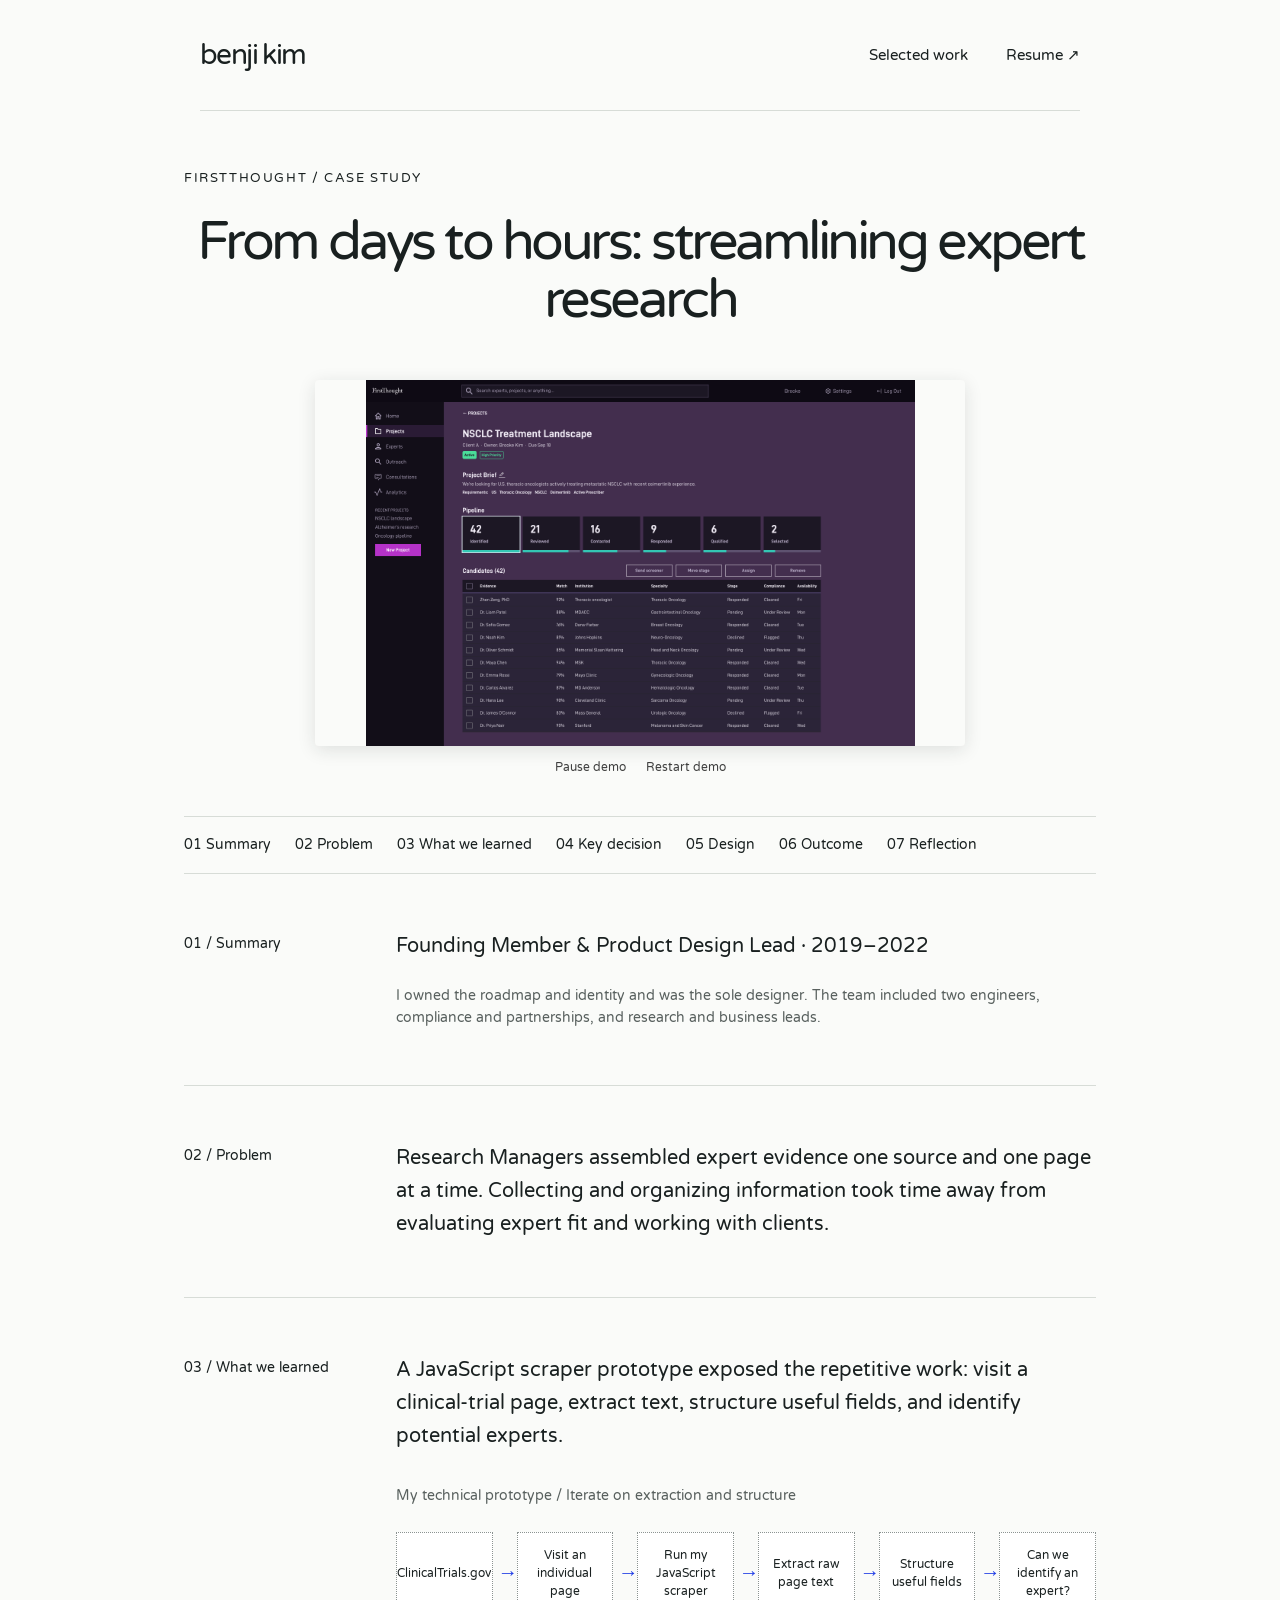
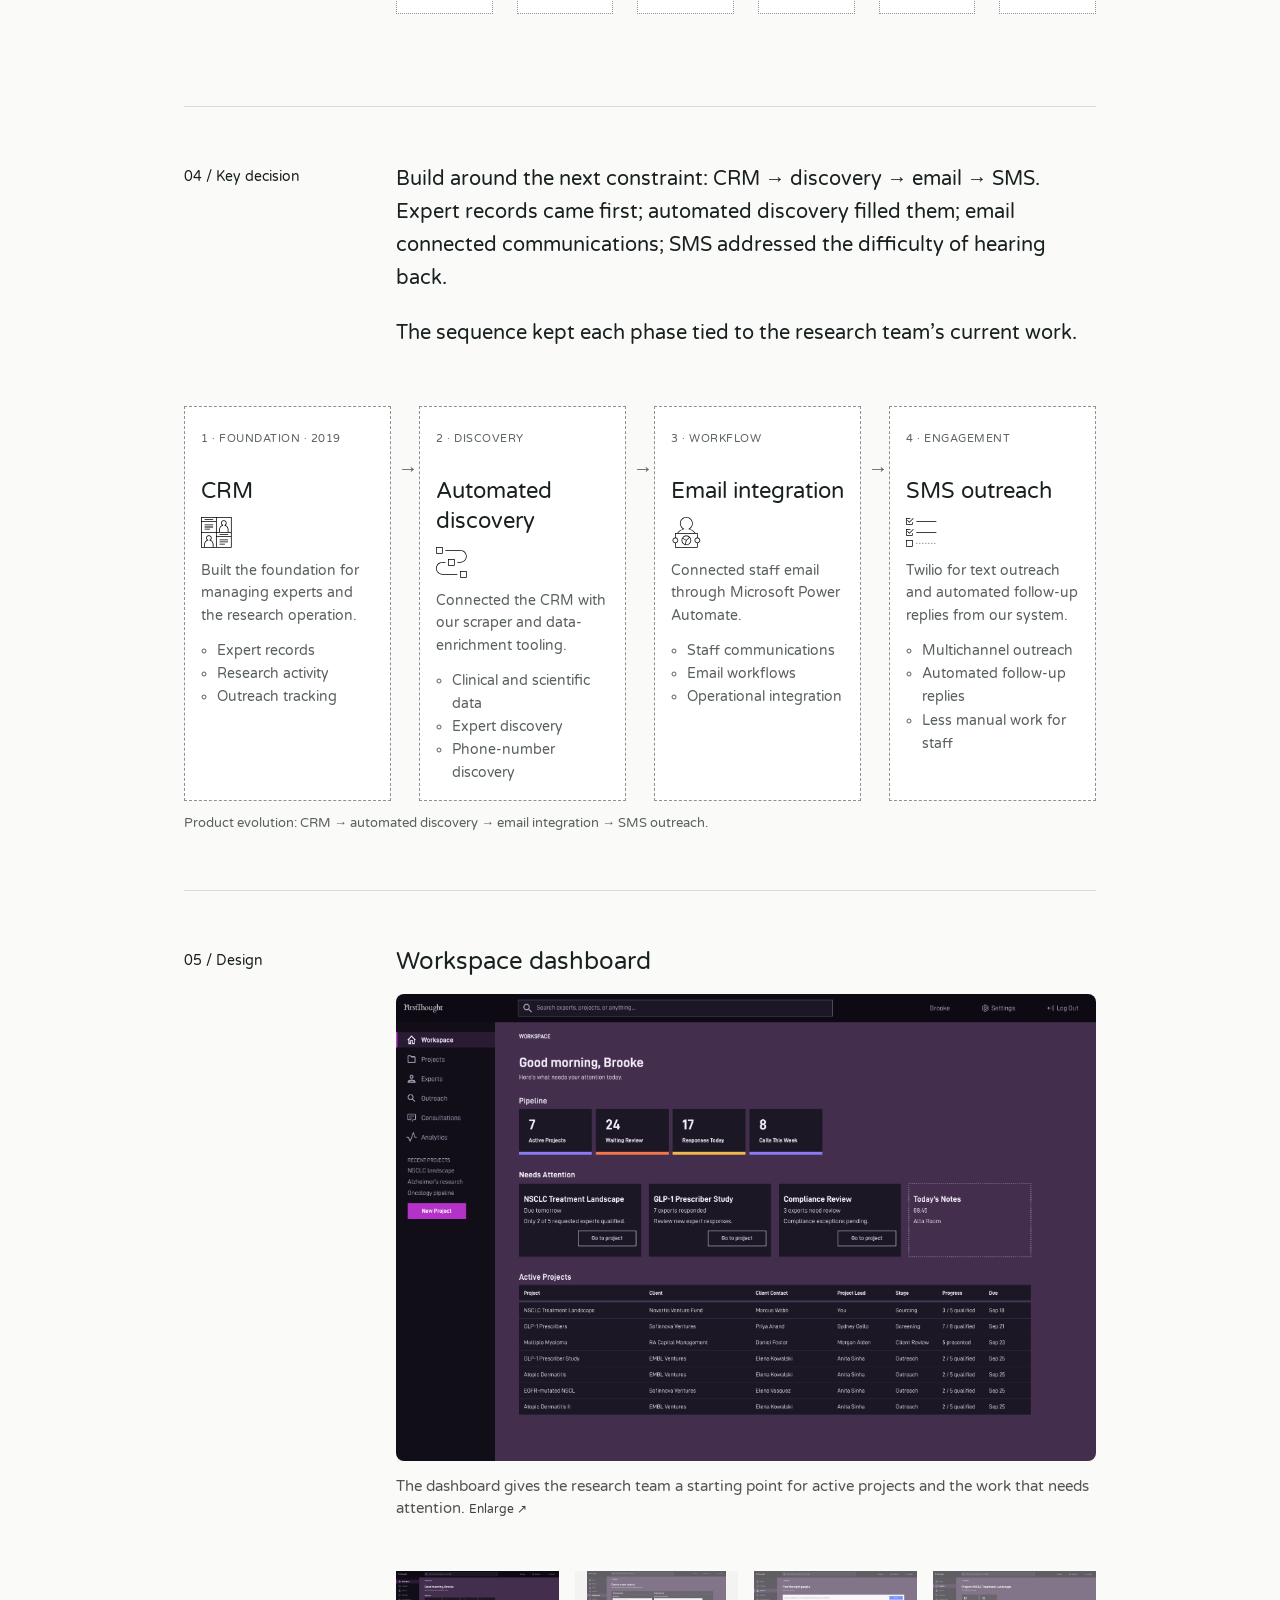
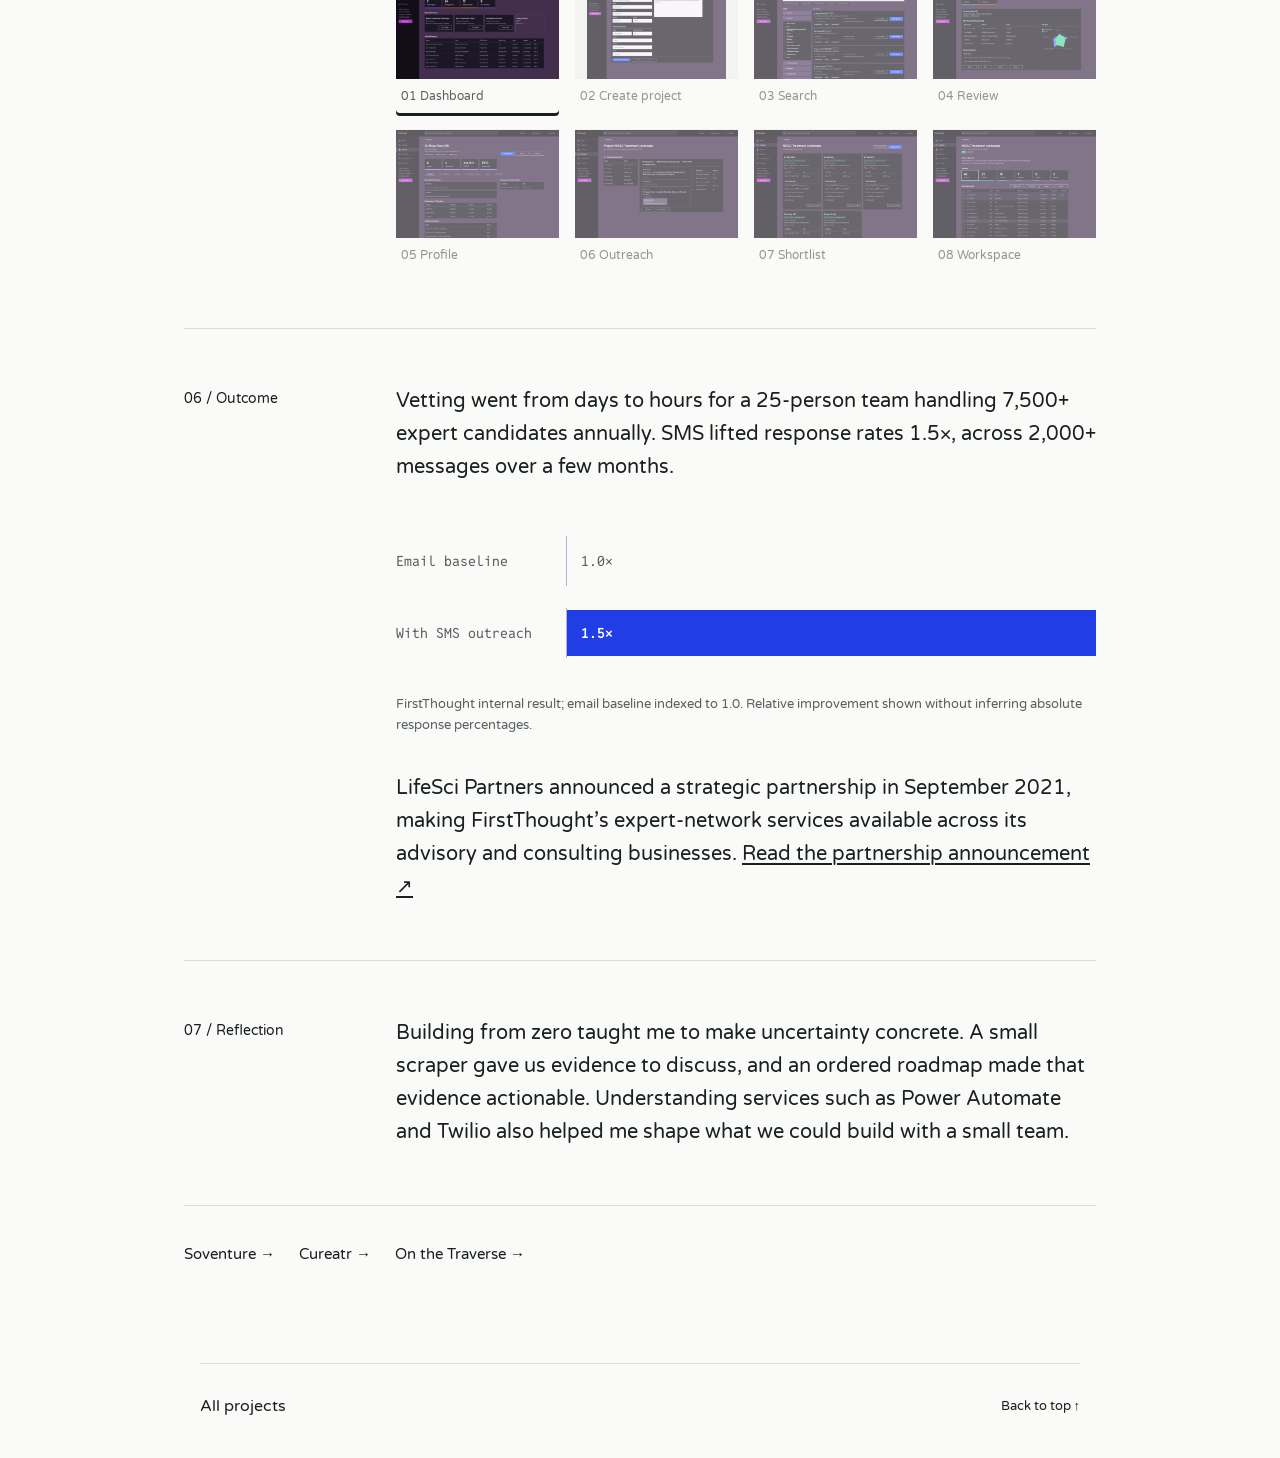
<file: firstthought-structured.html>
<!doctype html>
<html lang="en"><head><script async src="https://www.googletagmanager.com/gtag/js?id=G-XKKJEW74BD"></script>
<script>
  window.dataLayer = window.dataLayer || [];
  function gtag(){dataLayer.push(arguments);}
  gtag('js', new Date());

  gtag('config', 'G-XKKJEW74BD');
</script><meta charset="utf-8"><meta name="viewport" content="width=device-width,initial-scale=1"><title>From days to hours: streamlining expert research — Benji Kim</title><meta name="description" content="Finding the person who knows. A product design case study by Benji Kim."><link rel="stylesheet" href="assets/traverse/fonts.css"><link rel="stylesheet" href="style.css"><link rel="stylesheet" href="case-study-layout.css"><script src="case-study-layout.js" defer></script><link rel="stylesheet" href="image-modal.css">
<script src="image-modal.js" defer></script>
</head>

<body class="case-layout firstthought-case">
<a class="skip" href="#summary">Skip to case study</a><header class="wrap"><a class="brand" href="index.html">benji kim</a><nav aria-label="Main navigation"><a href="index.html#work">Selected work</a><a href="resume.html">Resume ↗</a></nav>
</header>

<main id="top" class="structured-case">
<p class="eyebrow">FirstThought / Case study</p>
<h1>From days to hours: streamlining expert research</h1>
<div class="case-hero case-hero-wide"><video autoplay playsinline muted loop preload="metadata" poster="assets/case-study-layout/firstthought-0.png" aria-label="FirstThought product demo"><source src="assets/firstthought/demo.mov"><a href="assets/firstthought/demo.mov">Play the product demo</a></video><div class="video-demo-controls"><button type="button" class="video-demo-toggle">Pause demo</button><button type="button" class="video-demo-restart">Restart demo</button></div></div><nav class="chapter-nav" aria-label="Case study sections"><a href="#summary">01 Summary</a><a href="#problem">02 Problem</a><a href="#learning">03 What we learned</a><a href="#decision">04 Key decision</a><a href="#design">05 Design</a><a href="#outcome">06 Outcome</a><a href="#reflection">07 Reflection</a></nav>
<section id="summary" class="chapter" aria-labelledby="summary-heading">
<h2 id="summary-heading" class="chapter-label">01 / Summary</h2>
<div class="chapter-content"><p>Founding Member &amp; Product Design Lead · 2019–2022</p>
<p>I owned the roadmap and identity and was the sole designer. The team included two engineers, compliance and partnerships, and research and business leads.</p>
</div></section>
<section id="problem" class="chapter" aria-labelledby="problem-heading">
<h2 id="problem-heading" class="chapter-label">02 / Problem</h2>
<div class="chapter-content"><p>Research Managers assembled expert evidence one source and one page at a time. Collecting and organizing information took time away from evaluating expert fit and working with clients.</p>
</div></section>
<section id="learning" class="chapter" aria-labelledby="learning-heading">
<h2 id="learning-heading" class="chapter-label">03 / What we learned</h2>
<div class="chapter-content"><p>A JavaScript scraper prototype exposed the repetitive work: visit a clinical-trial page, extract text, structure useful fields, and identify potential experts.</p>
<figure class="prototype-evidence"><div class="native-ideation"><p class="native-ideation-note">My technical prototype / Iterate on extraction and structure</p><ol class="native-exploration"><li>ClinicalTrials.gov</li><li>Visit an individual page</li><li>Run my JavaScript scraper</li><li>Extract raw page text</li><li>Structure useful fields</li><li>Can we identify an expert?</li></ol></div></figure>


</div></section>
<section id="decision" class="chapter" aria-labelledby="decision-heading">
<h2 id="decision-heading" class="chapter-label">04 / Key decision</h2>
<div class="chapter-content"><p>Build around the next constraint: CRM → discovery → email → SMS. Expert records came first; automated discovery filled them; email connected communications; SMS addressed the difficulty of hearing back.</p>
<p>The sequence kept each phase tied to the research team’s current work.</p>
<figure class="roadmap-evidence"><ol class="native-workflow" aria-label="FirstThought product evolution"><li class="native-workflow-card"><p class="native-phase">1 · Foundation · 2019</p>
<h3>CRM</h3>
<img class="native-diagram-icon" src="assets/case-study-layout/firstthought-5.svg" width="31" height="31" alt=""><p>Built the foundation for managing experts and the research operation.</p>
<ul><li>Expert records</li>
<li>Research activity</li>
<li>Outreach tracking</li>
</ul></li>
<li class="native-workflow-card"><p class="native-phase">2 · Discovery</p>
<h3>Automated discovery</h3>
<img class="native-diagram-icon" src="assets/case-study-layout/firstthought-6.svg" width="31" height="31" alt=""><p>Connected the CRM with our scraper and data-enrichment tooling.</p>
<ul><li>Clinical and scientific data</li>
<li>Expert discovery</li>
<li>Phone-number discovery</li>
</ul></li>
<li class="native-workflow-card"><p class="native-phase">3 · Workflow</p>
<h3>Email integration</h3>
<img class="native-diagram-icon" src="assets/case-study-layout/firstthought-7.svg" width="31" height="31" alt=""><p>Connected staff email through Microsoft Power Automate.</p>
<ul><li>Staff communications</li>
<li>Email workflows</li>
<li>Operational integration</li>
</ul></li>
<li class="native-workflow-card"><p class="native-phase">4 · Engagement</p>
<h3>SMS outreach</h3>
<img class="native-diagram-icon" src="assets/case-study-layout/firstthought-8.svg" width="31" height="31" alt=""><p>Twilio for text outreach and automated follow-up replies from our system.</p>
<ul><li>Multichannel outreach</li>
<li>Automated follow-up replies</li>
<li>Less manual work for staff</li>
</ul></li>
</ol>
<figcaption>Product evolution: CRM → automated discovery → email integration → SMS outreach.</figcaption></figure>
</div></section>
<section id="design" class="chapter" aria-labelledby="design-heading">
<h2 id="design-heading" class="chapter-label">05 / Design</h2>
<div class="chapter-content"><div class="design-gallery" aria-label="FirstThought product screens">
<div class="gallery-slides"><figure class="evidence gallery-slide" id="ft-screen-1" aria-labelledby="ft-title-1"><h3 id="ft-title-1">Workspace dashboard</h3><a href="assets/firstthought/walkthrough-dashboard.png" target="_blank" rel="noopener"><img src="assets/firstthought/walkthrough-dashboard.png" alt="FirstThought dashboard showing the overview of active research work" width="2048" height="1365"></a><figcaption>The dashboard gives the research team a starting point for active projects and the work that needs attention. <a href="assets/firstthought/walkthrough-dashboard.png" target="_blank" rel="noopener">Enlarge ↗</a></figcaption></figure>
<figure class="evidence gallery-slide" id="ft-screen-2" aria-labelledby="ft-title-2" hidden><h3 id="ft-title-2">Create a project</h3><a href="assets/firstthought/walkthrough-create-project.png" target="_blank" rel="noopener"><img src="assets/firstthought/walkthrough-create-project.png" alt="FirstThought form for creating a new research project" width="2048" height="1608" loading="lazy"></a><figcaption>A new research question becomes a project with a shared brief and a place to organize the search. <a href="assets/firstthought/walkthrough-create-project.png" target="_blank" rel="noopener">Enlarge ↗</a></figcaption></figure>
<figure class="evidence gallery-slide" id="ft-screen-3" aria-labelledby="ft-title-3" hidden><h3 id="ft-title-3">Expert search &amp; discovery</h3><a href="assets/firstthought/walkthrough-expert-search.png" target="_blank" rel="noopener"><img src="assets/firstthought/walkthrough-expert-search.png" alt="FirstThought expert search and discovery interface" width="2048" height="1365" loading="lazy"></a><figcaption>Researchers explore potential experts and narrow the pool against the project’s needs. <a href="assets/firstthought/walkthrough-expert-search.png" target="_blank" rel="noopener">Enlarge ↗</a></figcaption></figure>
<figure class="evidence gallery-slide" id="ft-screen-4" aria-labelledby="ft-title-4" hidden><h3 id="ft-title-4">Candidate review</h3><a href="assets/firstthought/walkthrough-candidate-review.png" target="_blank" rel="noopener"><img src="assets/firstthought/walkthrough-candidate-review.png" alt="FirstThought candidate review interface" width="2048" height="1365" loading="lazy"></a><figcaption>Candidate review brings the relevant people into a working pipeline for closer evaluation. <a href="assets/firstthought/walkthrough-candidate-review.png" target="_blank" rel="noopener">Enlarge ↗</a></figcaption></figure>
<figure class="evidence gallery-slide" id="ft-screen-5" aria-labelledby="ft-title-5" hidden><h3 id="ft-title-5">Expert profile</h3><a href="assets/firstthought/walkthrough-expert-profile.png" target="_blank" rel="noopener"><img src="assets/firstthought/walkthrough-expert-profile.png" alt="FirstThought expert profile with candidate details" width="2048" height="1365" loading="lazy"></a><figcaption>Each profile puts background and supporting evidence in context so researchers can judge fit. <a href="assets/firstthought/walkthrough-expert-profile.png" target="_blank" rel="noopener">Enlarge ↗</a></figcaption></figure>
<figure class="evidence gallery-slide" id="ft-screen-6" aria-labelledby="ft-title-6" hidden><h3 id="ft-title-6">Outreach &amp; screening</h3><a href="assets/firstthought/walkthrough-outreach-screening.png" target="_blank" rel="noopener"><img src="assets/firstthought/walkthrough-outreach-screening.png" alt="FirstThought outreach and expert screening interface" width="2048" height="1365" loading="lazy"></a><figcaption>The team coordinates contact and screening while keeping candidate progress visible. <a href="assets/firstthought/walkthrough-outreach-screening.png" target="_blank" rel="noopener">Enlarge ↗</a></figcaption></figure>
<figure class="evidence gallery-slide" id="ft-screen-7" aria-labelledby="ft-title-7" hidden><h3 id="ft-title-7">Client shortlist</h3><a href="assets/firstthought/walkthrough-client-shortlist.png" target="_blank" rel="noopener"><img src="assets/firstthought/walkthrough-client-shortlist.png" alt="FirstThought client shortlist interface" width="2048" height="1365" loading="lazy"></a><figcaption>A focused shortlist gives clients a clear set of experts to review for the consultation. <a href="assets/firstthought/walkthrough-client-shortlist.png" target="_blank" rel="noopener">Enlarge ↗</a></figcaption></figure>
<figure class="evidence gallery-slide" id="ft-screen-8" aria-labelledby="ft-title-8" hidden><h3 id="ft-title-8">Project workspace</h3><a href="assets/firstthought/walkthrough-project-workspace.png" target="_blank" rel="noopener"><img src="assets/firstthought/walkthrough-project-workspace.png" alt="FirstThought project workspace showing engagement overview" width="2048" height="1365" loading="lazy"></a><figcaption>The project workspace keeps the research and engagement overview together as the work moves forward. <a href="assets/firstthought/walkthrough-project-workspace.png" target="_blank" rel="noopener">Enlarge ↗</a></figcaption></figure></div>
<nav class="gallery-thumbnails" aria-label="Choose a FirstThought screen"><button type="button" aria-controls="ft-screen-1" aria-pressed="true" aria-label="Show screen 1: Dashboard"><img src="assets/firstthought/walkthrough-dashboard.png" alt="" loading="lazy" width="2048" height="1365"><span>01 Dashboard</span></button>
<button type="button" aria-controls="ft-screen-2" aria-pressed="false" aria-label="Show screen 2: Create project"><img src="assets/firstthought/walkthrough-create-project.png" alt="" loading="lazy" width="2048" height="1365"><span>02 Create project</span></button>
<button type="button" aria-controls="ft-screen-3" aria-pressed="false" aria-label="Show screen 3: Search"><img src="assets/firstthought/walkthrough-expert-search.png" alt="" loading="lazy" width="2048" height="1365"><span>03 Search</span></button>
<button type="button" aria-controls="ft-screen-4" aria-pressed="false" aria-label="Show screen 4: Review"><img src="assets/firstthought/walkthrough-candidate-review.png" alt="" loading="lazy" width="2048" height="1365"><span>04 Review</span></button>
<button type="button" aria-controls="ft-screen-5" aria-pressed="false" aria-label="Show screen 5: Profile"><img src="assets/firstthought/walkthrough-expert-profile.png" alt="" loading="lazy" width="2048" height="1365"><span>05 Profile</span></button>
<button type="button" aria-controls="ft-screen-6" aria-pressed="false" aria-label="Show screen 6: Outreach"><img src="assets/firstthought/walkthrough-outreach-screening.png" alt="" loading="lazy" width="2048" height="1365"><span>06 Outreach</span></button>
<button type="button" aria-controls="ft-screen-7" aria-pressed="false" aria-label="Show screen 7: Shortlist"><img src="assets/firstthought/walkthrough-client-shortlist.png" alt="" loading="lazy" width="2048" height="1365"><span>07 Shortlist</span></button>
<button type="button" aria-controls="ft-screen-8" aria-pressed="false" aria-label="Show screen 8: Workspace"><img src="assets/firstthought/walkthrough-project-workspace.png" alt="" loading="lazy" width="2048" height="1365"><span>08 Workspace</span></button></nav></div></div></section>
<section id="outcome" class="chapter" aria-labelledby="outcome-heading">
<h2 id="outcome-heading" class="chapter-label">06 / Outcome</h2>
<div class="chapter-content"><p><strong>Vetting went from days to hours</strong> for a 25-person team handling 7,500+ expert candidates annually. SMS lifted response rates <strong>1.5×</strong>, across 2,000+ messages over a few months.</p>
<figure class="sms-evidence"><div class="native-sms" aria-label="Relative expert response: email baseline 1.0 times; with SMS outreach 1.5 times"><div class="native-sms-row"><span>Email baseline</span><div class="native-sms-track"><span class="native-sms-baseline">1.0×</span></div></div><div class="native-sms-row"><span>With SMS outreach</span><div class="native-sms-track"><span class="native-sms-bar">1.5×</span></div></div></div><figcaption>FirstThought internal result; email baseline indexed to 1.0. Relative improvement shown without inferring absolute response percentages.</figcaption></figure>

<p>LifeSci Partners announced a strategic partnership in September 2021, making FirstThought’s expert-network services available across its advisory and consulting businesses. <a href="https://www.globenewswire.com/news-release/2021/09/21/2300570/0/en/lifesci-partners-announces-strategic-partnership-with-expert-network-firstthought.html">Read the partnership announcement ↗</a></p>
</div></section>
<section id="reflection" class="chapter" aria-labelledby="reflection-heading">
<h2 id="reflection-heading" class="chapter-label">07 / Reflection</h2>
<div class="chapter-content"><p>Building from zero taught me to make uncertainty concrete. A small scraper gave us evidence to discuss, and an ordered roadmap made that evidence actionable. Understanding services such as Power Automate and Twilio also helped me shape what we could build with a small team.</p>

</div></section>
<nav class="project-nav" aria-label="Other projects"><a href="insurance.html">Soventure →</a><a href="cureatr.html">Cureatr →</a><a href="traverse.html">On the Traverse →</a></nav>
</main>
<footer class="wrap"><a href="index.html#work">All projects</a><a href="#top">Back to top ↑</a></footer>
</body></html>
</file>
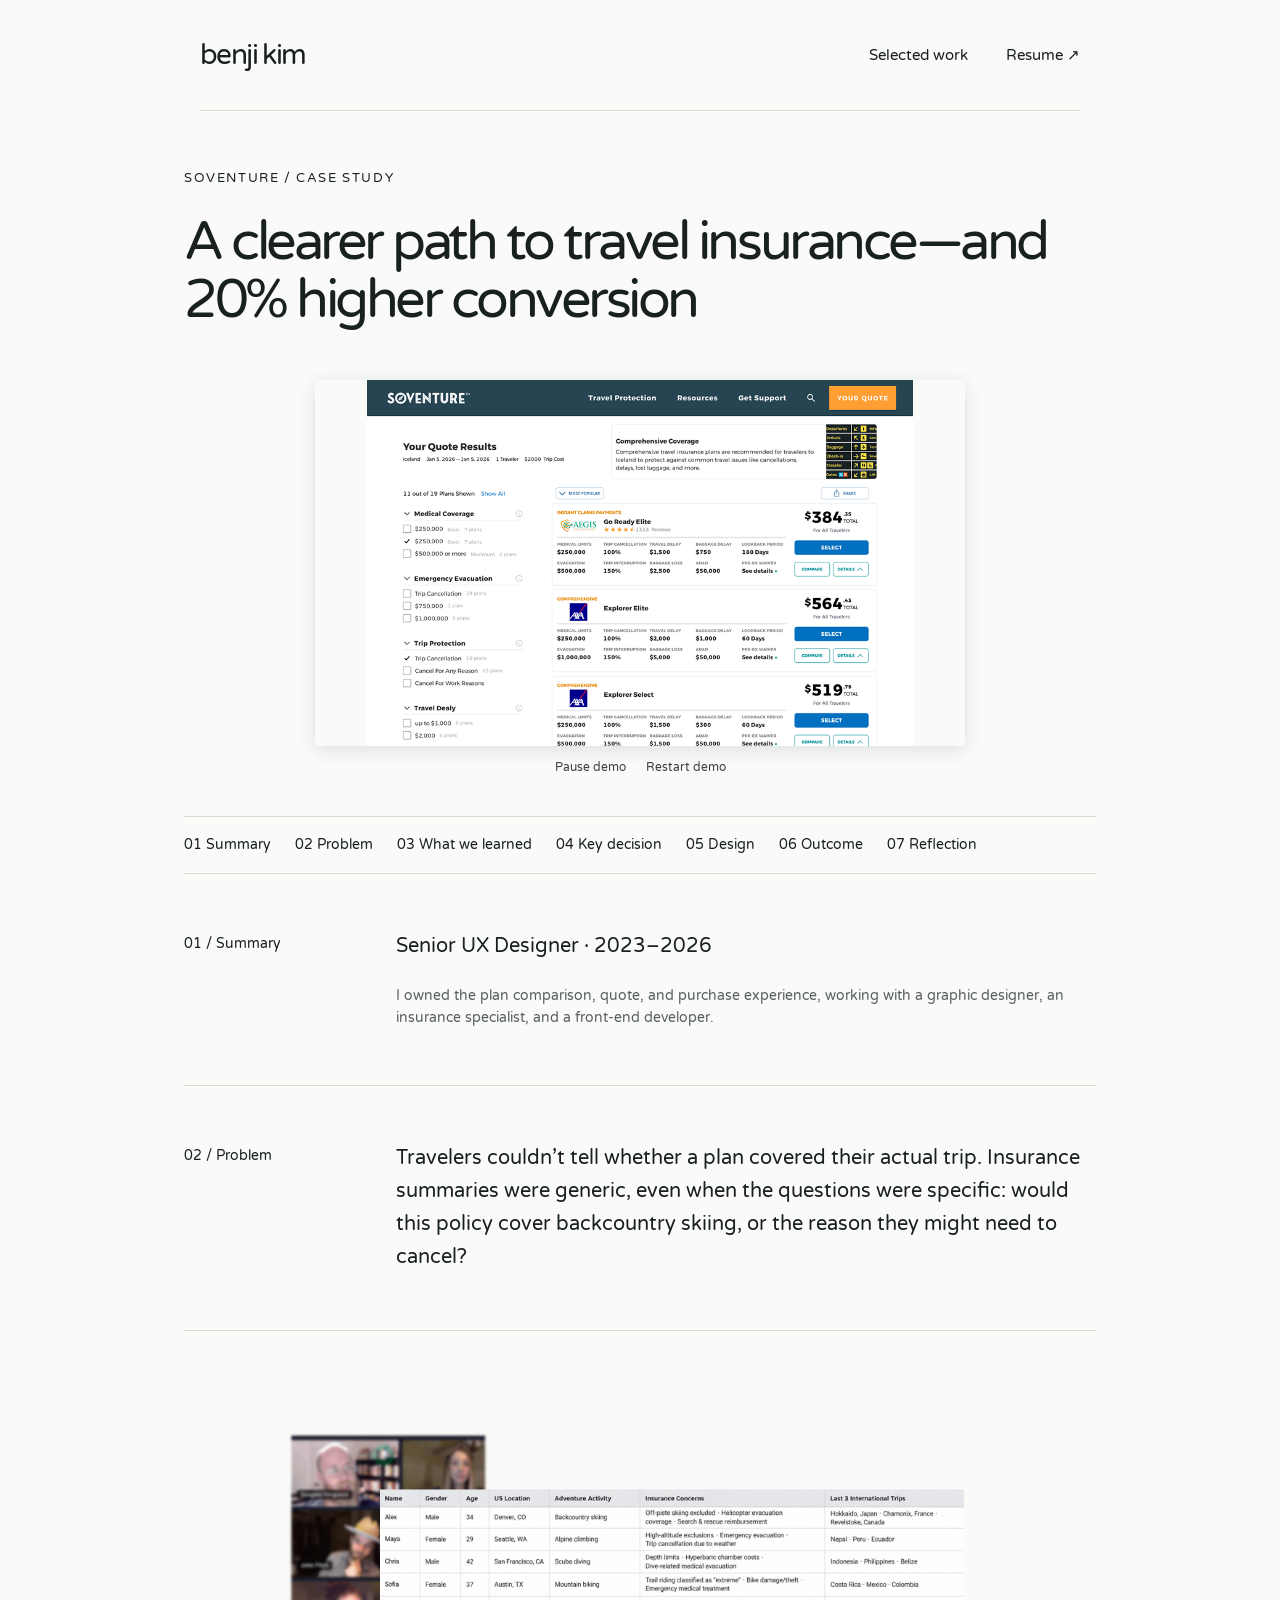
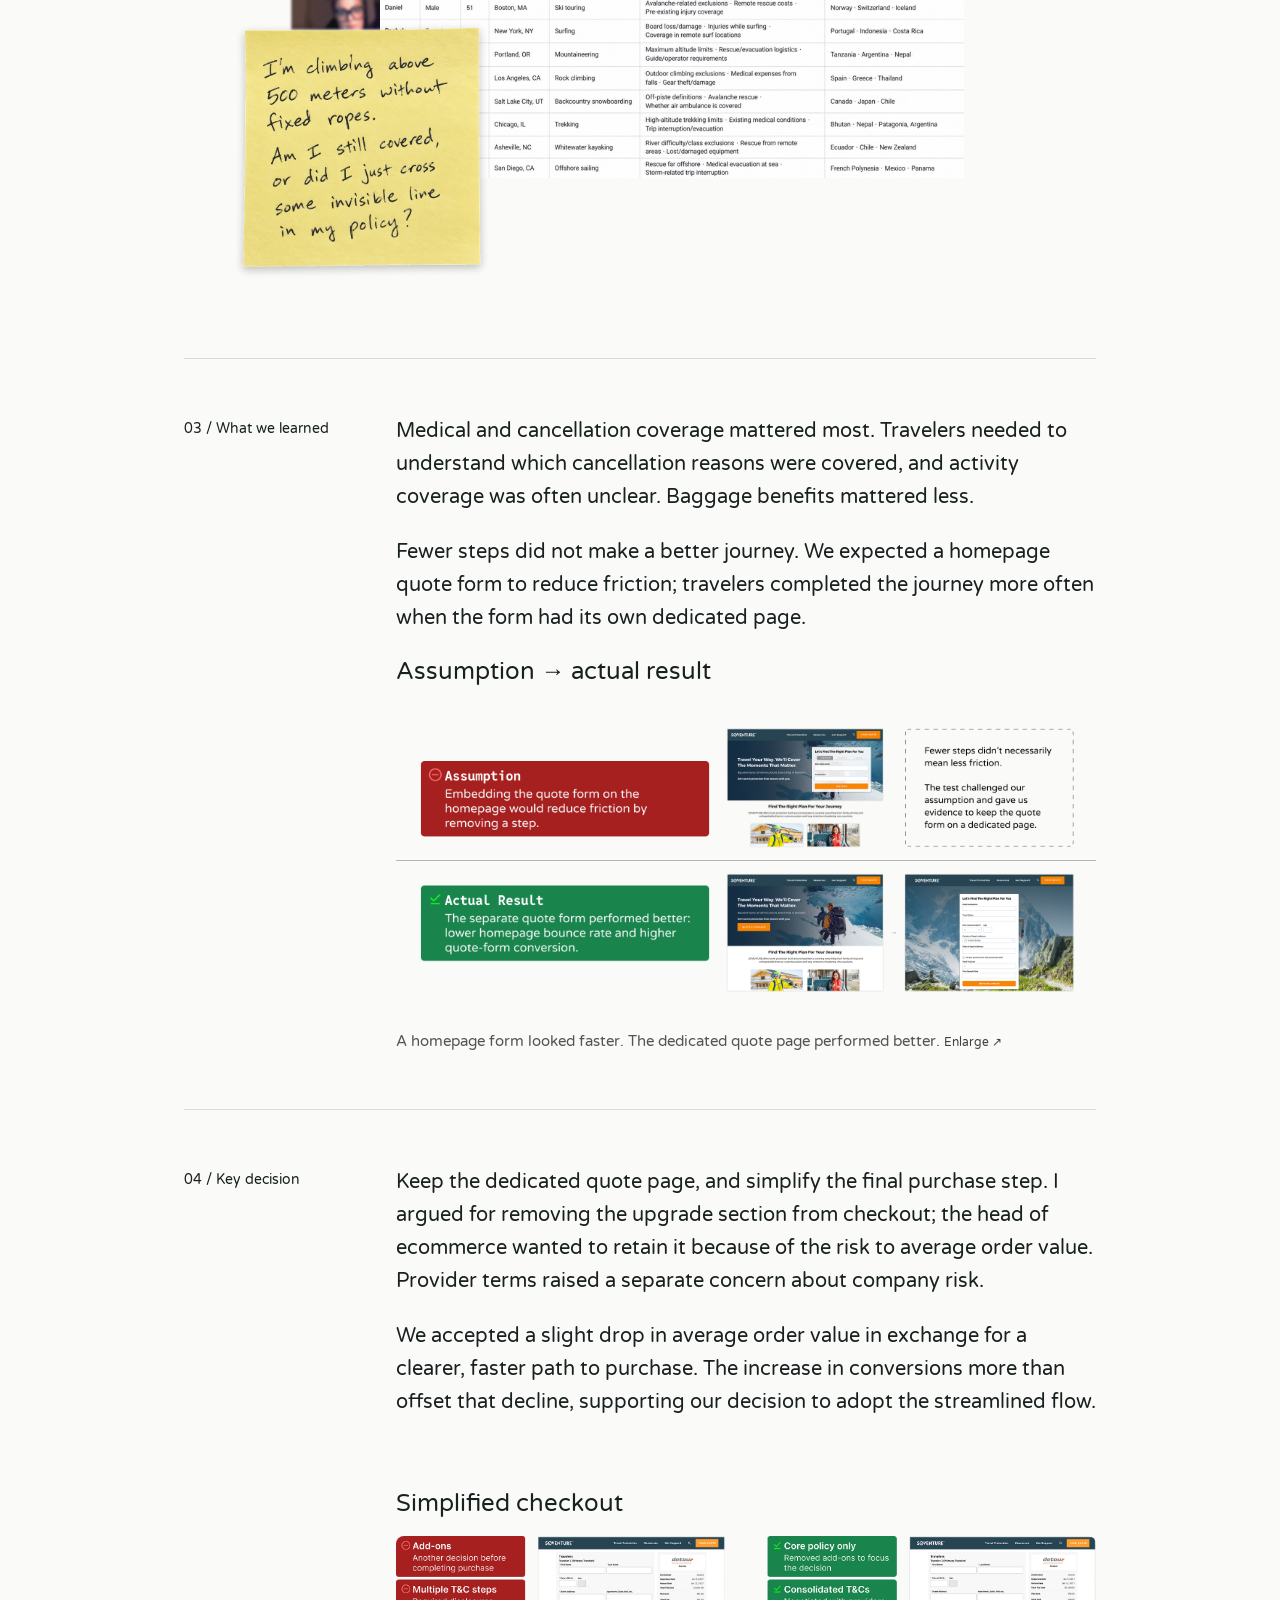
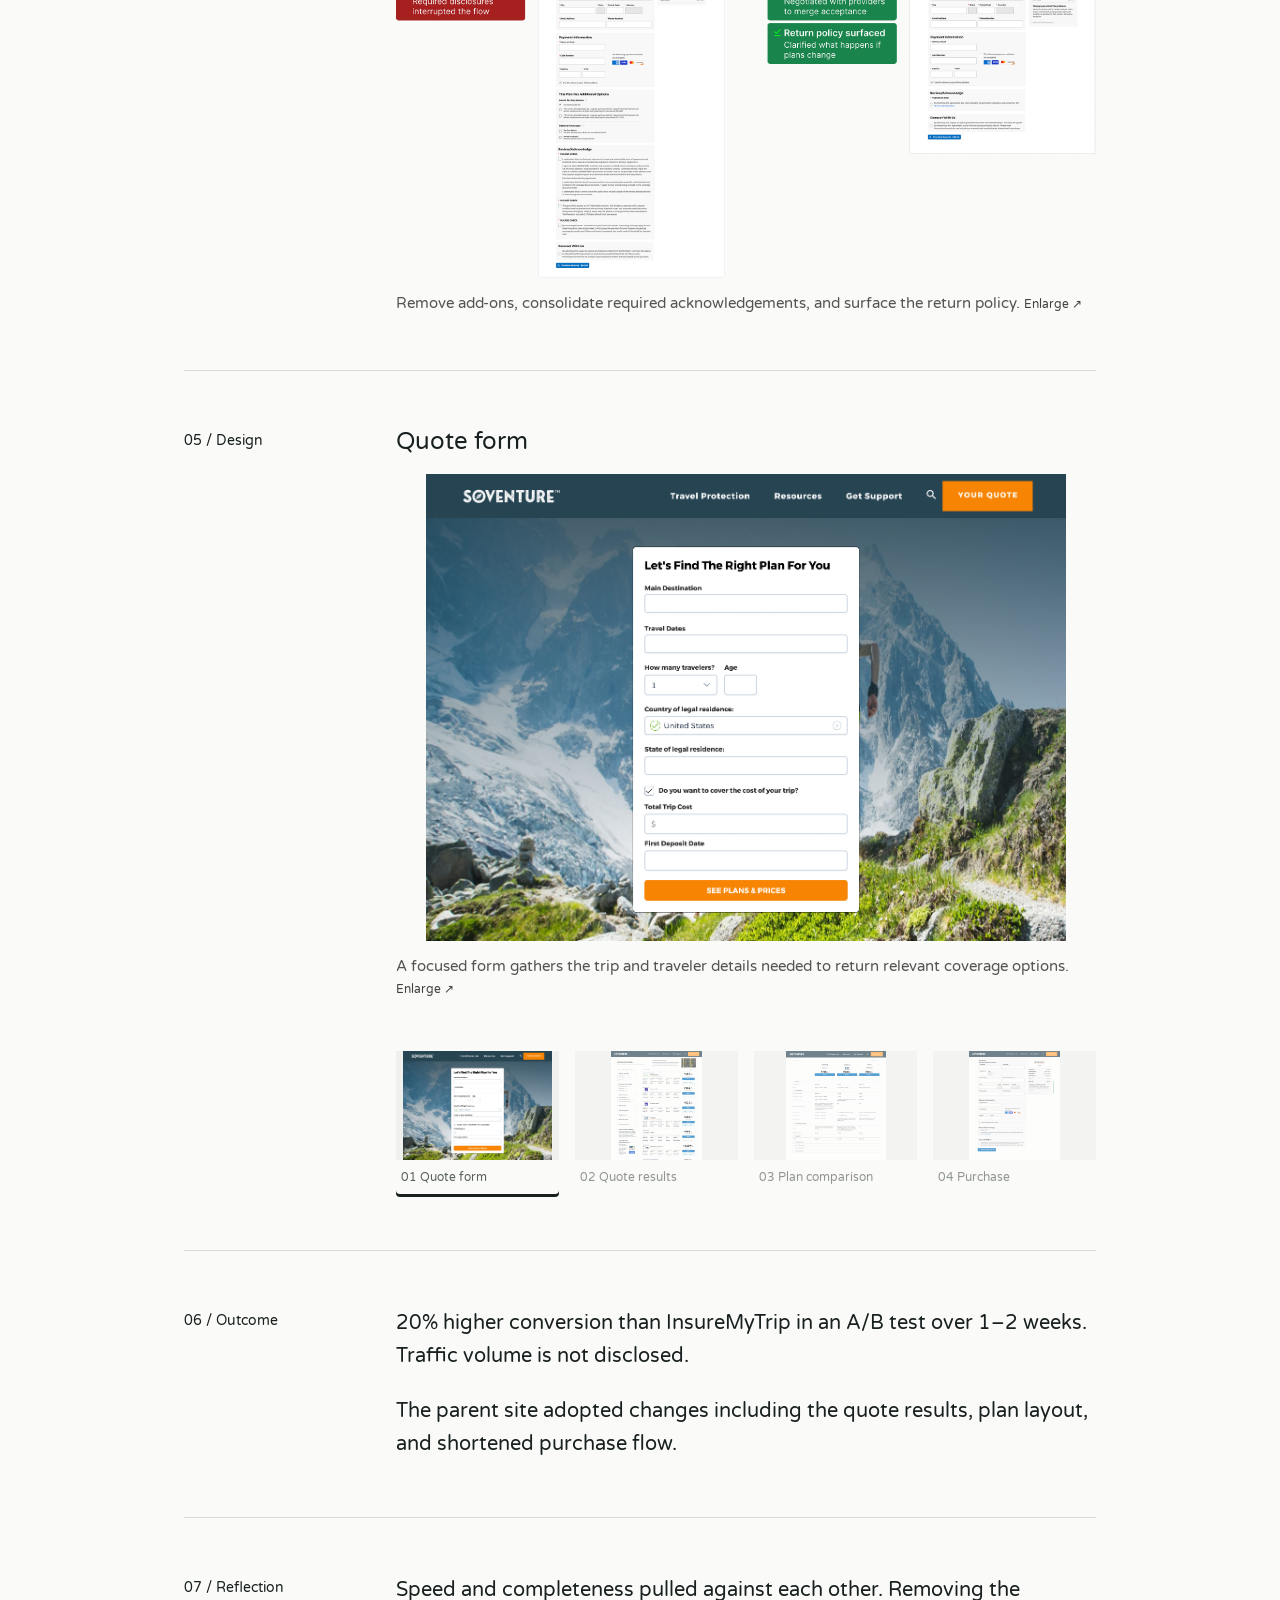
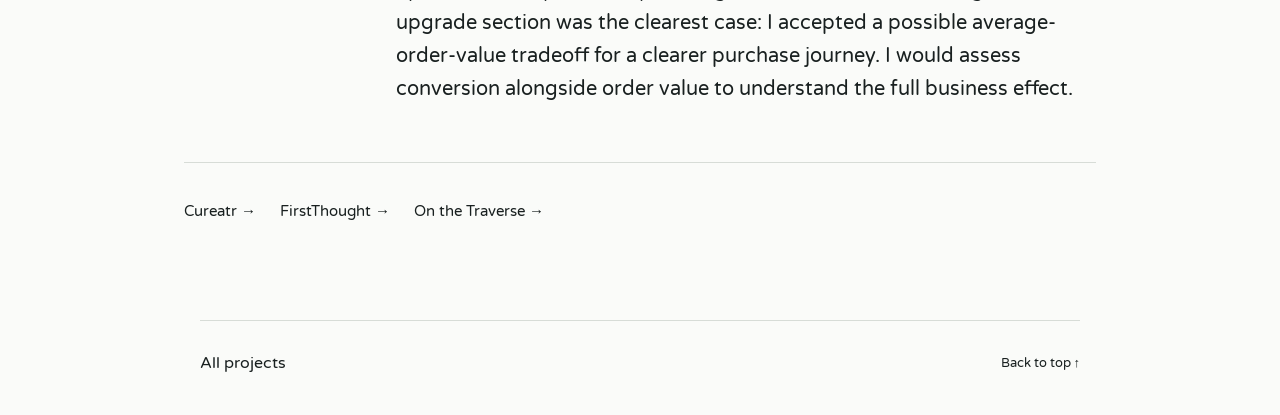
<file: insurance.html>
<!doctype html>
<html lang="en"><head><script async src="https://www.googletagmanager.com/gtag/js?id=G-XKKJEW74BD"></script>
<script>
  window.dataLayer = window.dataLayer || [];
  function gtag(){dataLayer.push(arguments);}
  gtag('js', new Date());

  gtag('config', 'G-XKKJEW74BD');
</script><meta charset="utf-8"><meta name="viewport" content="width=device-width,initial-scale=1"><title>A clearer path to travel insurance—and 20% higher conversion — Benji Kim</title><meta name="description" content="Making travel insurance easier to understand and buy. A product design case study by Benji Kim."><link rel="stylesheet" href="assets/traverse/fonts.css"><link rel="stylesheet" href="style.css"><link rel="stylesheet" href="case-study-layout.css"><script src="case-study-layout.js" defer></script><link rel="stylesheet" href="image-modal.css">
<script src="image-modal.js" defer></script>
</head>

<body class="case-layout soventure-case">
<a class="skip" href="#summary">Skip to case study</a><header class="wrap"><a class="brand" href="index.html">benji kim</a><nav aria-label="Main navigation"><a href="index.html#work">Selected work</a><a href="resume.html">Resume ↗</a></nav>
</header>

<main id="top" class="structured-case">
<p class="eyebrow">Soventure / Case study</p>
<h1>A clearer path to travel insurance—and 20% higher conversion</h1>
<div class="case-hero case-hero-wide"><video autoplay playsinline muted loop preload="metadata" poster="assets/case-study-layout/soventure-0.png" aria-label="Soventure product demo"><source src="assets/soventure/demo.mov"><a href="assets/soventure/demo.mov">Play the product demo</a></video><div class="video-demo-controls"><button type="button" class="video-demo-toggle">Pause demo</button><button type="button" class="video-demo-restart">Restart demo</button></div></div><nav class="chapter-nav" aria-label="Case study sections"><a href="#summary">01 Summary</a><a href="#problem">02 Problem</a><a href="#learning">03 What we learned</a><a href="#decision">04 Key decision</a><a href="#design">05 Design</a><a href="#outcome">06 Outcome</a><a href="#reflection">07 Reflection</a></nav>
<section id="summary" class="chapter" aria-labelledby="summary-heading">
<h2 id="summary-heading" class="chapter-label">01 / Summary</h2>
<div class="chapter-content"><p>Senior UX Designer · 2023–2026</p>
<p>I owned the plan comparison, quote, and purchase experience, working with a graphic designer, an insurance specialist, and a front-end developer.</p>
</div></section>
<section id="problem" class="chapter" aria-labelledby="problem-heading">
<h2 id="problem-heading" class="chapter-label">02 / Problem</h2>
<div class="chapter-content"><p>Travelers couldn’t tell whether a plan covered their actual trip. Insurance summaries were generic, even when the questions were specific: would this policy cover backcountry skiing, or the reason they might need to cancel?</p>
</div></section>
<figure class="research-evidence"><a href="assets/case-study-layout/soventure-1.png" target="_blank" rel="noopener" aria-label="Enlarge research evidence"><img src="assets/case-study-layout/soventure-1.png" alt="Traveler interview notes and activity-specific coverage questions." loading="lazy" width="2384" height="1418"></a></figure>
<section id="learning" class="chapter" aria-labelledby="learning-heading">
<h2 id="learning-heading" class="chapter-label">03 / What we learned</h2>
<div class="chapter-content"><p>Medical and cancellation coverage mattered most. Travelers needed to understand which cancellation reasons were covered, and activity coverage was often unclear. Baggage benefits mattered less.</p>
<p>Fewer steps did not make a better journey. We expected a homepage quote form to reduce friction; travelers completed the journey more often when the form had its own dedicated page.</p>
<figure class="evidence "><h3>Assumption → actual result</h3>
<a href="assets/case-study-layout/soventure-4.png" target="_blank" rel="noopener"><img src="assets/case-study-layout/soventure-4.png" alt="A homepage form looked faster. The dedicated quote page performed better." loading="lazy" width="3728" height="1664"></a><figcaption>A homepage form looked faster. The dedicated quote page performed better. <a href="assets/case-study-layout/soventure-4.png" target="_blank" rel="noopener">Enlarge ↗</a></figcaption></figure>
</div></section>
<section id="decision" class="chapter" aria-labelledby="decision-heading">
<h2 id="decision-heading" class="chapter-label">04 / Key decision</h2>
<div class="chapter-content"><p>Keep the dedicated quote page, and simplify the final purchase step. I argued for removing the upgrade section from checkout; the head of ecommerce wanted to retain it because of the risk to average order value. Provider terms raised a separate concern about company risk.</p>
<p>We accepted a slight drop in average order value in exchange for a clearer, faster path to purchase. The increase in conversions more than offset that decline, supporting our decision to adopt the streamlined flow.</p>
<figure class="evidence "><h3>Simplified checkout</h3>
<a href="assets/case-study-layout/soventure-2.png" target="_blank" rel="noopener"><img src="assets/case-study-layout/soventure-2.png" alt="Remove add-ons, consolidate required acknowledgements, and surface the return policy." loading="lazy" width="2080" height="1016"></a><figcaption>Remove add-ons, consolidate required acknowledgements, and surface the return policy. <a href="assets/case-study-layout/soventure-2.png" target="_blank" rel="noopener">Enlarge ↗</a></figcaption></figure>
</div></section>
<section id="design" class="chapter" aria-labelledby="design-heading">
<h2 id="design-heading" class="chapter-label">05 / Design</h2>
<div class="chapter-content"><div class="design-gallery" aria-label="Soventure product screens"><div class="gallery-slides">
<figure class="evidence gallery-slide" id="sv-screen-1" aria-labelledby="sv-title-1"><h3 id="sv-title-1">Quote form</h3><a href="assets/soventure/journey-quote-form.png" aria-haspopup="dialog"><img src="assets/soventure/journey-quote-form.png" alt="Soventure quote form collecting destination, dates, traveler, and trip cost information" width="2730" height="1990" loading="lazy"></a><figcaption>A focused form gathers the trip and traveler details needed to return relevant coverage options. <a href="assets/soventure/journey-quote-form.png" aria-haspopup="dialog">Enlarge ↗</a></figcaption></figure>
<figure class="evidence gallery-slide" id="sv-screen-2" aria-labelledby="sv-title-2" hidden><h3 id="sv-title-2">Quote results</h3><a href="assets/soventure/journey-results.png" aria-haspopup="dialog"><img src="assets/soventure/journey-results.png" alt="Soventure quote results with filters and travel insurance plan cards" width="2730" height="4072" loading="lazy"></a><figcaption>Travelers can filter plans, scan key coverage limits, and identify options that fit their priorities. <a href="assets/soventure/journey-results.png" aria-haspopup="dialog">Enlarge ↗</a></figcaption></figure>
<figure class="evidence gallery-slide" id="sv-screen-3" aria-labelledby="sv-title-3" hidden><h3 id="sv-title-3">Plan comparison</h3><a href="assets/soventure/journey-comparison.png" aria-haspopup="dialog"><img src="assets/soventure/journey-comparison.png" alt="Soventure side-by-side comparison of three travel insurance plans" width="2730" height="4056" loading="lazy"></a><figcaption>A side-by-side view makes differences in price, coverage, and benefits easier to evaluate before selection. <a href="assets/soventure/journey-comparison.png" aria-haspopup="dialog">Enlarge ↗</a></figcaption></figure>
<figure class="evidence gallery-slide" id="sv-screen-4" aria-labelledby="sv-title-4" hidden><h3 id="sv-title-4">Purchase</h3><a href="assets/soventure/journey-purchase.png" aria-haspopup="dialog"><img src="assets/soventure/journey-purchase.png" alt="Soventure purchase page with traveler, payment, policy, and acknowledgement information" width="2730" height="3270" loading="lazy"></a><figcaption>Checkout consolidates traveler and payment details while surfacing the return policy and required acknowledgement before purchase. <a href="assets/soventure/journey-purchase.png" aria-haspopup="dialog">Enlarge ↗</a></figcaption></figure></div><nav class="gallery-thumbnails" aria-label="Choose a Soventure screen">
<button type="button" aria-controls="sv-screen-1" aria-pressed="true" aria-label="Show screen 1: Quote form"><img src="assets/soventure/journey-quote-form.png" alt="" loading="lazy"><span>01 Quote form</span></button>
<button type="button" aria-controls="sv-screen-2" aria-pressed="false" aria-label="Show screen 2: Quote results"><img src="assets/soventure/journey-results.png" alt="" loading="lazy"><span>02 Quote results</span></button>
<button type="button" aria-controls="sv-screen-3" aria-pressed="false" aria-label="Show screen 3: Plan comparison"><img src="assets/soventure/journey-comparison.png" alt="" loading="lazy"><span>03 Plan comparison</span></button>
<button type="button" aria-controls="sv-screen-4" aria-pressed="false" aria-label="Show screen 4: Purchase"><img src="assets/soventure/journey-purchase.png" alt="" loading="lazy"><span>04 Purchase</span></button></nav></div>
</div></section>
<section id="outcome" class="chapter" aria-labelledby="outcome-heading">
<h2 id="outcome-heading" class="chapter-label">06 / Outcome</h2>
<div class="chapter-content"><p><strong>20% higher conversion than InsureMyTrip</strong> in an A/B test over 1–2 weeks. Traffic volume is not disclosed.</p>
<p>The parent site adopted changes including the quote results, plan layout, and shortened purchase flow.</p>
</div></section>
<section id="reflection" class="chapter" aria-labelledby="reflection-heading">
<h2 id="reflection-heading" class="chapter-label">07 / Reflection</h2>
<div class="chapter-content"><p>Speed and completeness pulled against each other. Removing the upgrade section was the clearest case: I accepted a possible average-order-value tradeoff for a clearer purchase journey. I would assess conversion alongside order value to understand the full business effect.</p>
</div></section>
<nav class="project-nav" aria-label="Other projects"><a href="cureatr.html">Cureatr →</a><a href="firstthought.html">FirstThought →</a><a href="traverse.html">On the Traverse →</a></nav>
</main>
<footer class="wrap"><a href="index.html#work">All projects</a><a href="#top">Back to top ↑</a></footer>
</body></html>
</file>
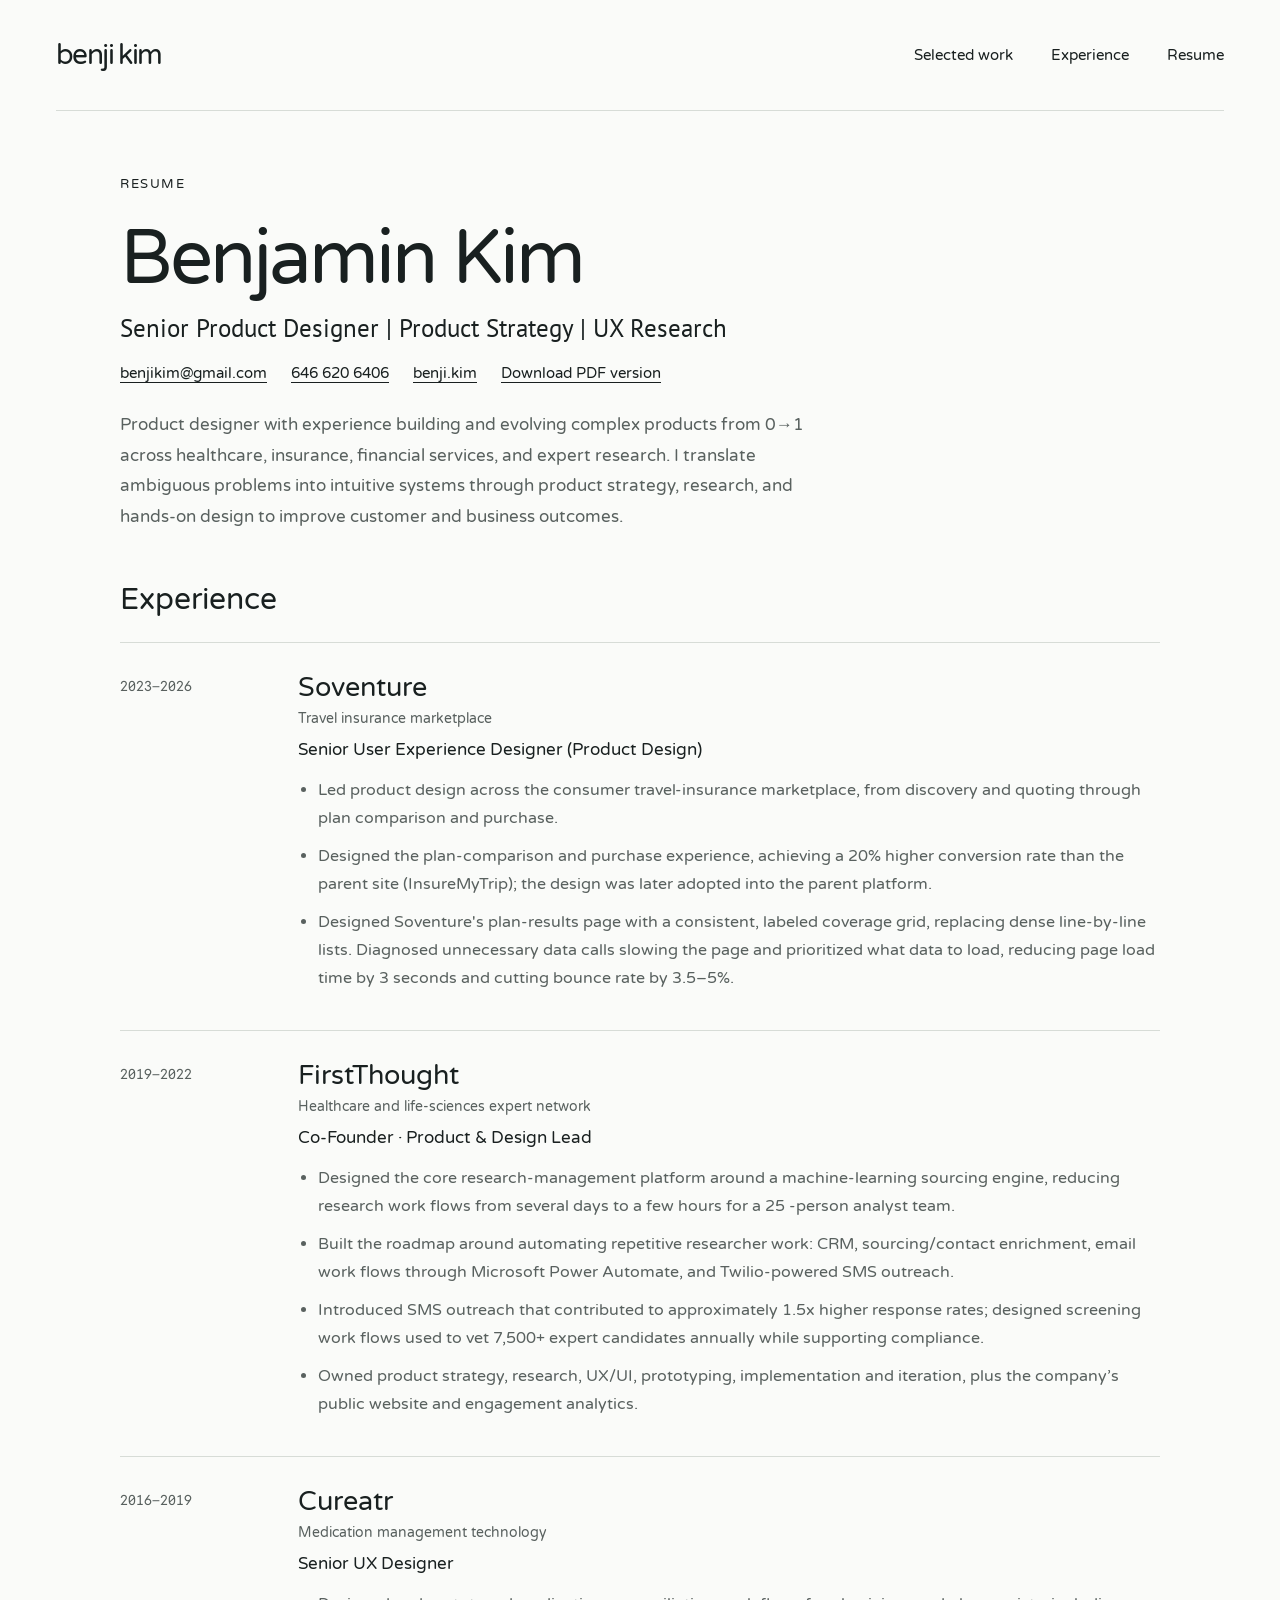
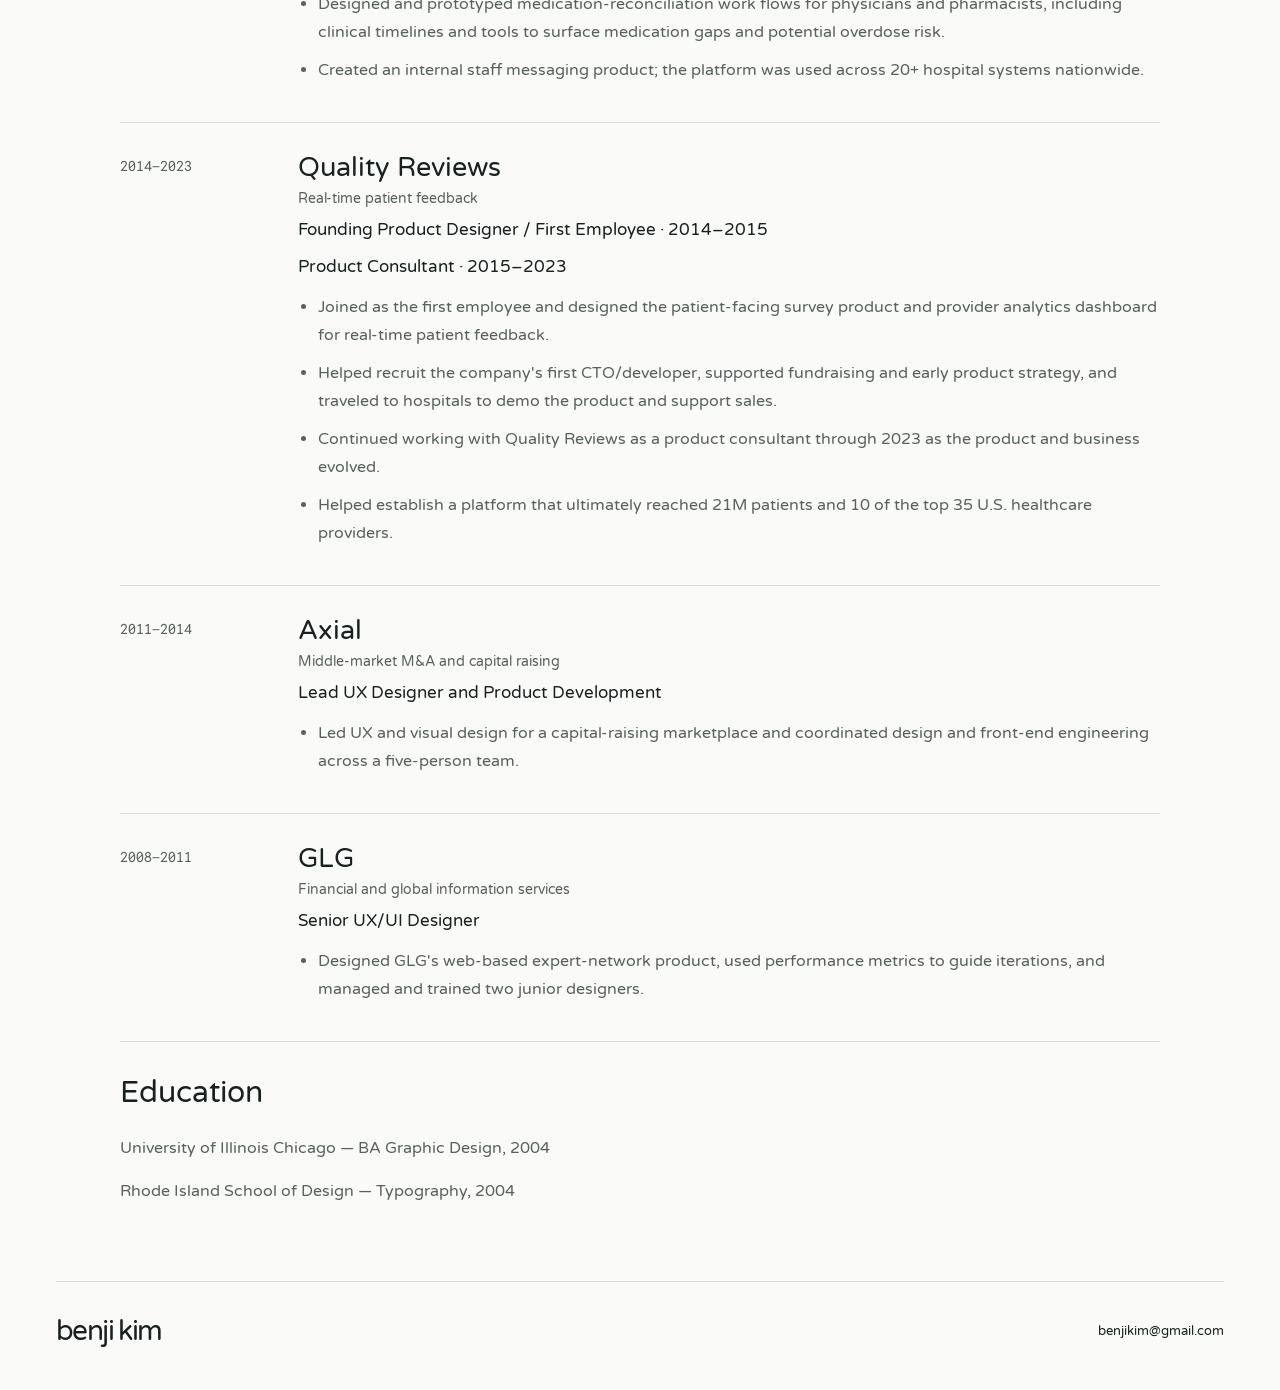
<file: resume.html>
<!doctype html>
<html lang="en">
<head>
  <!-- Google tag (gtag.js) -->
<script async src="https://www.googletagmanager.com/gtag/js?id=G-XKKJEW74BD"></script>
<script>
  window.dataLayer = window.dataLayer || [];
  function gtag(){dataLayer.push(arguments);}
  gtag('js', new Date());

  gtag('config', 'G-XKKJEW74BD');
</script>

  <meta charset="utf-8">
  <meta name="viewport" content="width=device-width, initial-scale=1">

  <title>Resume — Benjamin Kim, Senior Product Designer</title>

  <meta
    name="description"
    content="Benjamin Kim is a Senior Product Designer and product strategist with experience building complex products across healthcare, insurance, financial services, and expert research."
  >

  <link rel="preconnect" href="https://fonts.googleapis.com">
  <link rel="preconnect" href="https://fonts.gstatic.com" crossorigin>

  <link
    href="https://fonts.googleapis.com/css2?family=PT+Sans:wght@400;700&amp;family=Reddit+Mono:wght@400;500;600;700;800&amp;family=Varela+Round&amp;display=swap"
    rel="stylesheet"
  >

  <link rel="stylesheet" href="style.css">
</head>

<body class="resume-page">

  <a class="skip" href="#resume-content">Skip to resume</a>

  <header class="wrap">
    <a class="brand" href="index.html">benji kim</a>

    <nav aria-label="Main navigation">
      <a href="index.html#work">Selected work</a>
      <a href="index.html#about">Experience</a>
      <a href="resume.html" aria-current="page">Resume</a>
    </nav>
  </header>

  <main id="resume-content" class="case-wrap">

    <!-- INTRO -->

    <section class="resume-intro">
      <p class="eyebrow">Resume</p>

      <h1>Benjamin Kim</h1>

      <p class="resume-title">
        Senior Product Designer | Product Strategy | UX Research
      </p>

      <div class="resume-contact">
        <a href="mailto:benjikim@gmail.com">benjikim@gmail.com</a>
        <a href="tel:+16466206406">646 620 6406</a>
        <a href="https://benji.kim">benji.kim</a>
        <a
          href="assets/resume/resume_2026.pdf"
          download="Benjamin-Kim-Resume-2026.pdf"
        >
          Download PDF version
        </a>
      </div>

      <p class="standalone">
        Product designer with experience building and evolving complex products
        from 0→1 across healthcare, insurance, financial services, and expert
        research. I translate ambiguous problems into intuitive systems through
        product strategy, research, and hands-on design to improve customer and
        business outcomes.
      </p>
    </section>


    <!-- EXPERIENCE -->

    <section aria-labelledby="resume-experience">

      <h2 id="resume-experience">Experience</h2>


      <!-- SOVENTURE -->

      <article class="resume-job">
        <p class="resume-dates">2023–2026</p>

        <div>
          <h3>Soventure</h3>

          <p class="resume-domain">
            Travel insurance marketplace
          </p>

          <p class="resume-role">
            Senior User Experience Designer (Product Design)
          </p>

          <ul>
            <li>
              Led product design across the consumer travel-insurance
              marketplace, from discovery and quoting through plan comparison
              and purchase.
            </li>

            <li>
Designed the plan-comparison and purchase experience, achieving a 20% higher conversion rate than the parent site (InsureMyTrip); the design was later adopted into the parent platform.
            </li>

            <li>
Designed Soventure's plan-results page with a consistent, labeled coverage grid, replacing dense line-by-line lists. Diagnosed unnecessary data calls slowing the page and prioritized what data to load, reducing page load time by 3 seconds and cutting bounce rate by 3.5–5%.
            </li>
          </ul>
        </div>
      </article>


      <!-- FIRSTTHOUGHT -->

      <article class="resume-job">
        <p class="resume-dates">2019–2022</p>

        <div>
          <h3>FirstThought</h3>

          <p class="resume-domain">
            Healthcare and life-sciences expert network
          </p>

          <p class="resume-role">
            Co-Founder · Product &amp; Design Lead
          </p>

          <ul>
            <li>
Designed the core research-management platform around a machine-learning sourcing engine, reducing research work flows from several days to a few hours for a 25 -person analyst team.
            </li>

            <li>
Built the roadmap around automating repetitive researcher work: CRM, sourcing/contact enrichment, email work flows through Microsoft Power Automate, and Twilio-powered SMS outreach. 
            </li>

            <li>
Introduced SMS outreach that contributed to approximately 1.5x higher response rates; designed screening work flows used to vet 7,500+ expert candidates annually while supporting compliance.
            </li>
            <li>
              Owned product strategy, research, UX/UI, prototyping, implementation and iteration, plus the company’s public website and engagement analytics.
            </li>
          </ul>
        </div>
      </article>


      <!-- CUREATR -->

      <article class="resume-job">
        <p class="resume-dates">2016–2019</p>

        <div>
          <h3>Cureatr</h3>

          <p class="resume-domain">
            Medication management technology
          </p>

          <p class="resume-role">
            Senior UX Designer
          </p>

          <ul>
            <li>
Designed and prototyped medication-reconciliation work flows for physicians and pharmacists, including clinical timelines and tools to surface medication gaps and potential overdose risk.
            </li>

            <li>
Created an internal staff messaging product; the platform was used across 20+ hospital systems nationwide. 
            </li>
          </ul>
        </div>
      </article>


      <!-- QUALITY REVIEWS -->

      <article class="resume-job">
        <p class="resume-dates">2014–2023</p>

        <div>
          <h3>Quality Reviews</h3>

          <p class="resume-domain">
            Real-time patient feedback
          </p>

          <p class="resume-role">
            Founding Product Designer / First Employee · 2014–2015
          </p>

          <p class="resume-role">
            Product Consultant · 2015–2023
          </p>

          <ul>
            <li>
              Joined as the first employee and designed the patient-facing
              survey product and provider analytics dashboard for real-time
              patient feedback.
            </li>

            <li>
              Helped recruit the company's first CTO/developer, supported
              fundraising and early product strategy, and traveled to hospitals
              to demo the product and support sales.
            </li>

            <li>
              Continued working with Quality Reviews as a product consultant
              through 2023 as the product and business evolved.
            </li>

            <li>
              Helped establish a platform that ultimately reached 21M patients
              and 10 of the top 35 U.S. healthcare providers.
            </li>
          </ul>
        </div>
      </article>


      <!-- AXIAL -->

      <article class="resume-job">
        <p class="resume-dates">2011–2014</p>

        <div>
          <h3>Axial</h3>

          <p class="resume-domain">
            Middle-market M&amp;A and capital raising
          </p>

          <p class="resume-role">
            Lead UX Designer and Product Development
          </p>

          <ul>
            <li>
              Led UX and visual design for a capital-raising marketplace and
              coordinated design and front-end engineering across a five-person
              team.
            </li>
          </ul>
        </div>
      </article>


      <!-- GLG -->

      <article class="resume-job">
        <p class="resume-dates">2008–2011</p>

        <div>
          <h3>GLG</h3>

          <p class="resume-domain">
            Financial and global information services
          </p>

          <p class="resume-role">
            Senior UX/UI Designer
          </p>

          <ul>
            <li>
              Designed GLG's web-based expert-network product, used performance
              metrics to guide iterations, and managed and trained two junior
              designers.
            </li>
          </ul>
        </div>
      </article>

    </section>


    <!-- EDUCATION -->

    <section class="resume-education" aria-labelledby="resume-education">

      <h2 id="resume-education">Education</h2>

      <p>
        University of Illinois Chicago — BA Graphic Design, 2004
      </p>

      <p>
        Rhode Island School of Design — Typography, 2004
      </p>

    </section>

  </main>


  <footer class="wrap">
    <a class="brand" href="index.html">benji kim</a>
    <a href="mailto:benjikim@gmail.com">benjikim@gmail.com</a>
  </footer>

</body>
</html>
</file>
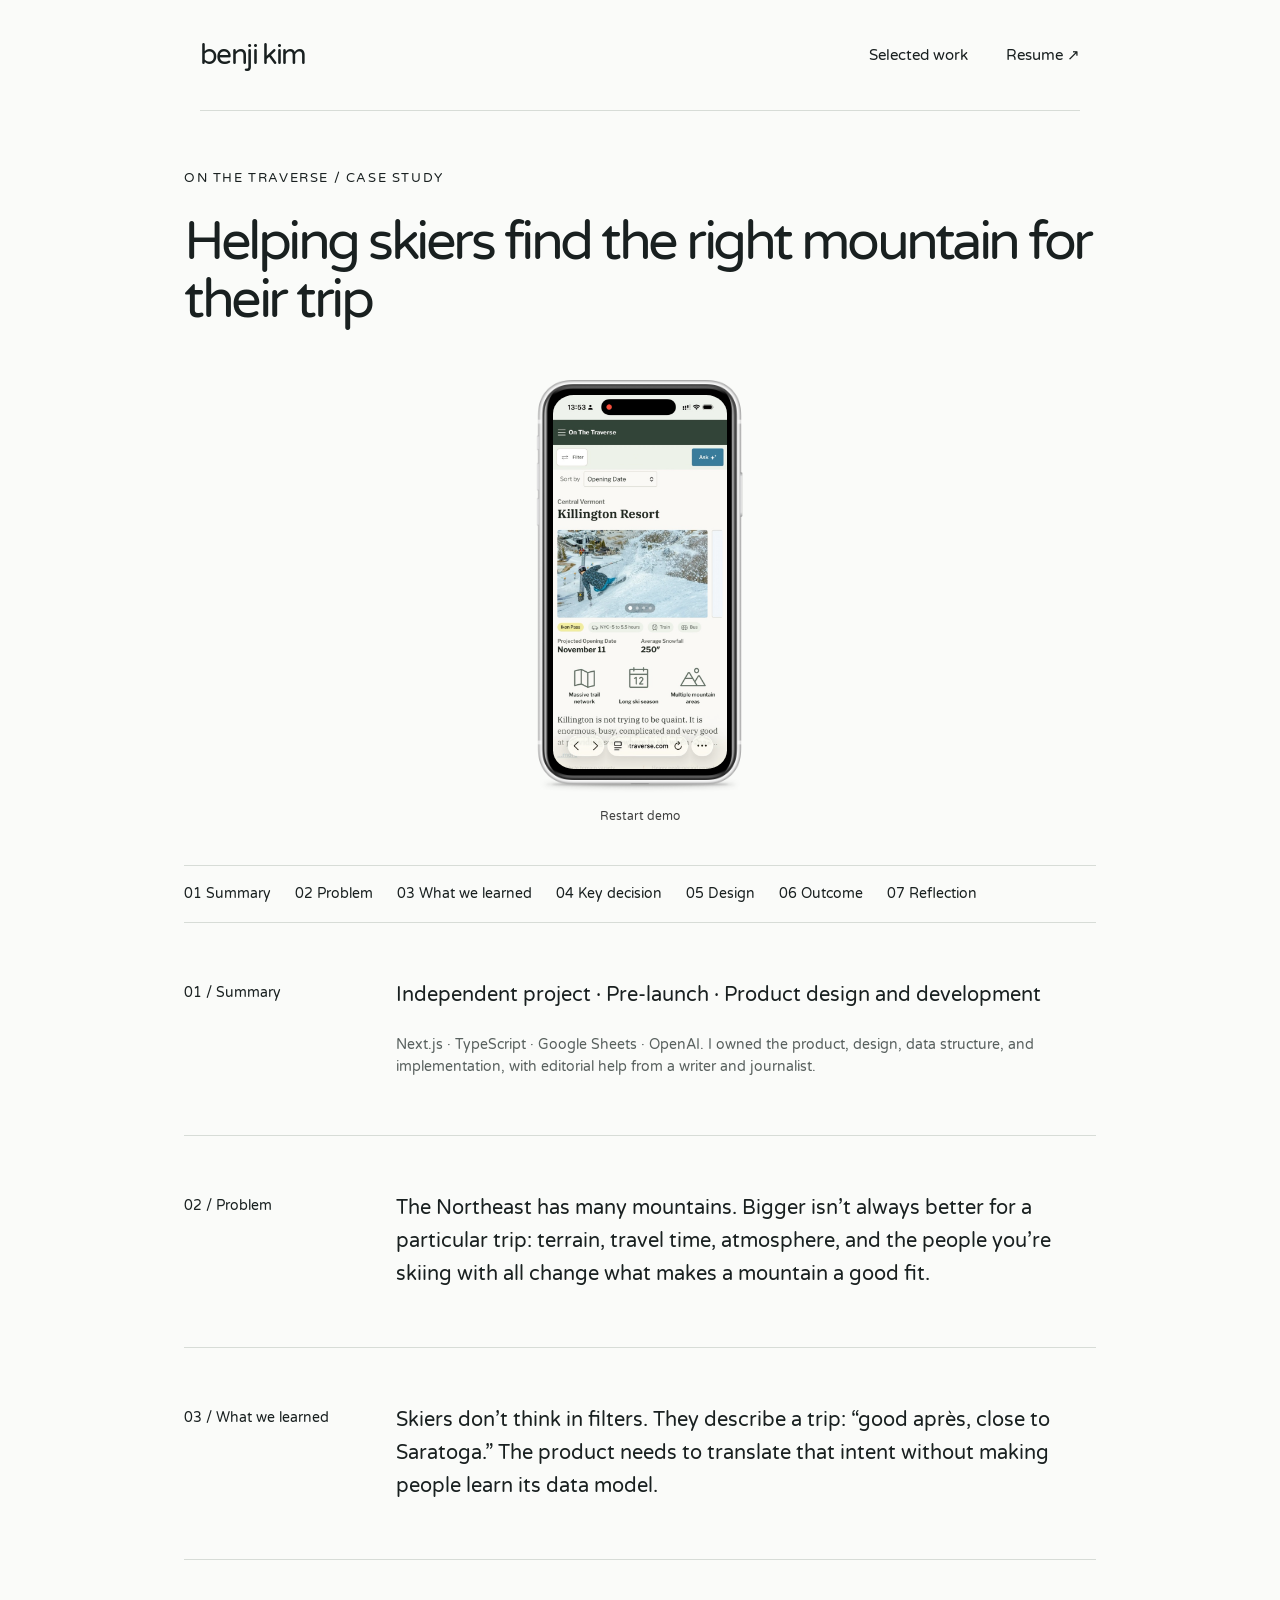
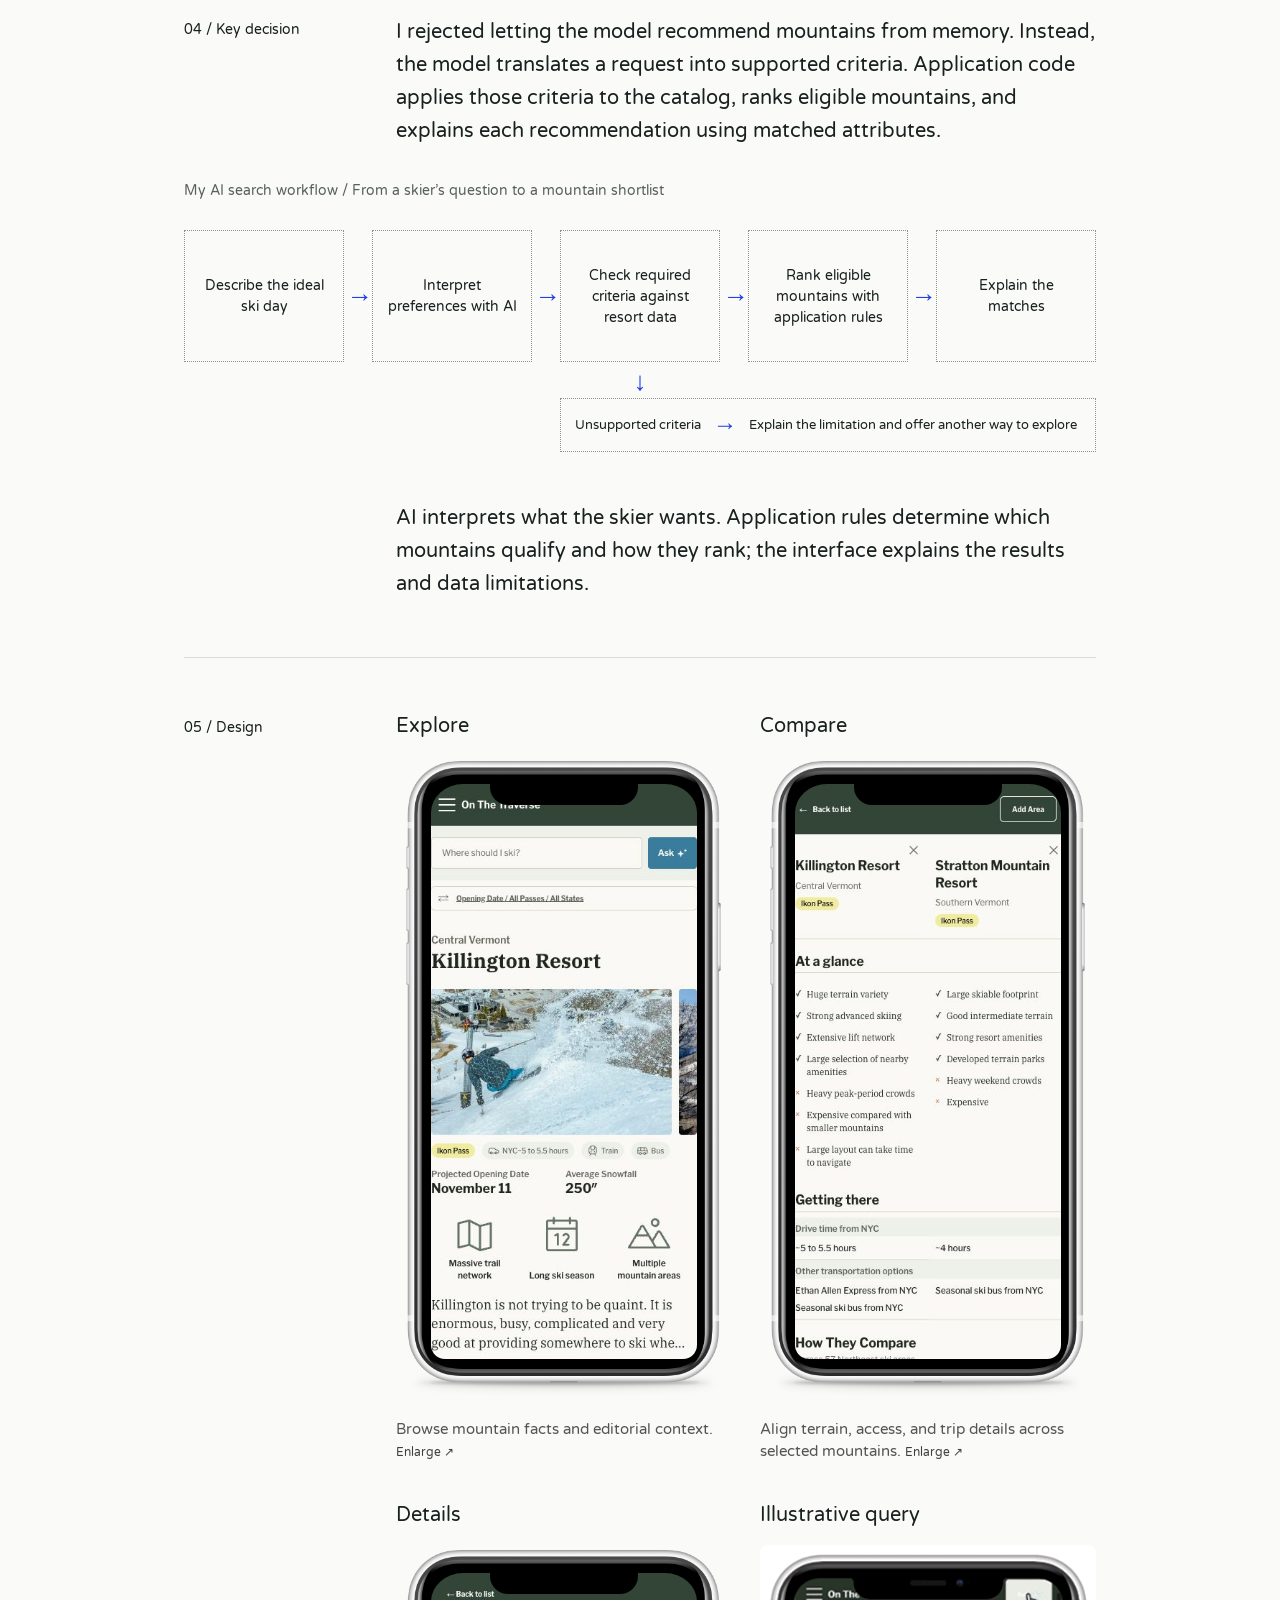
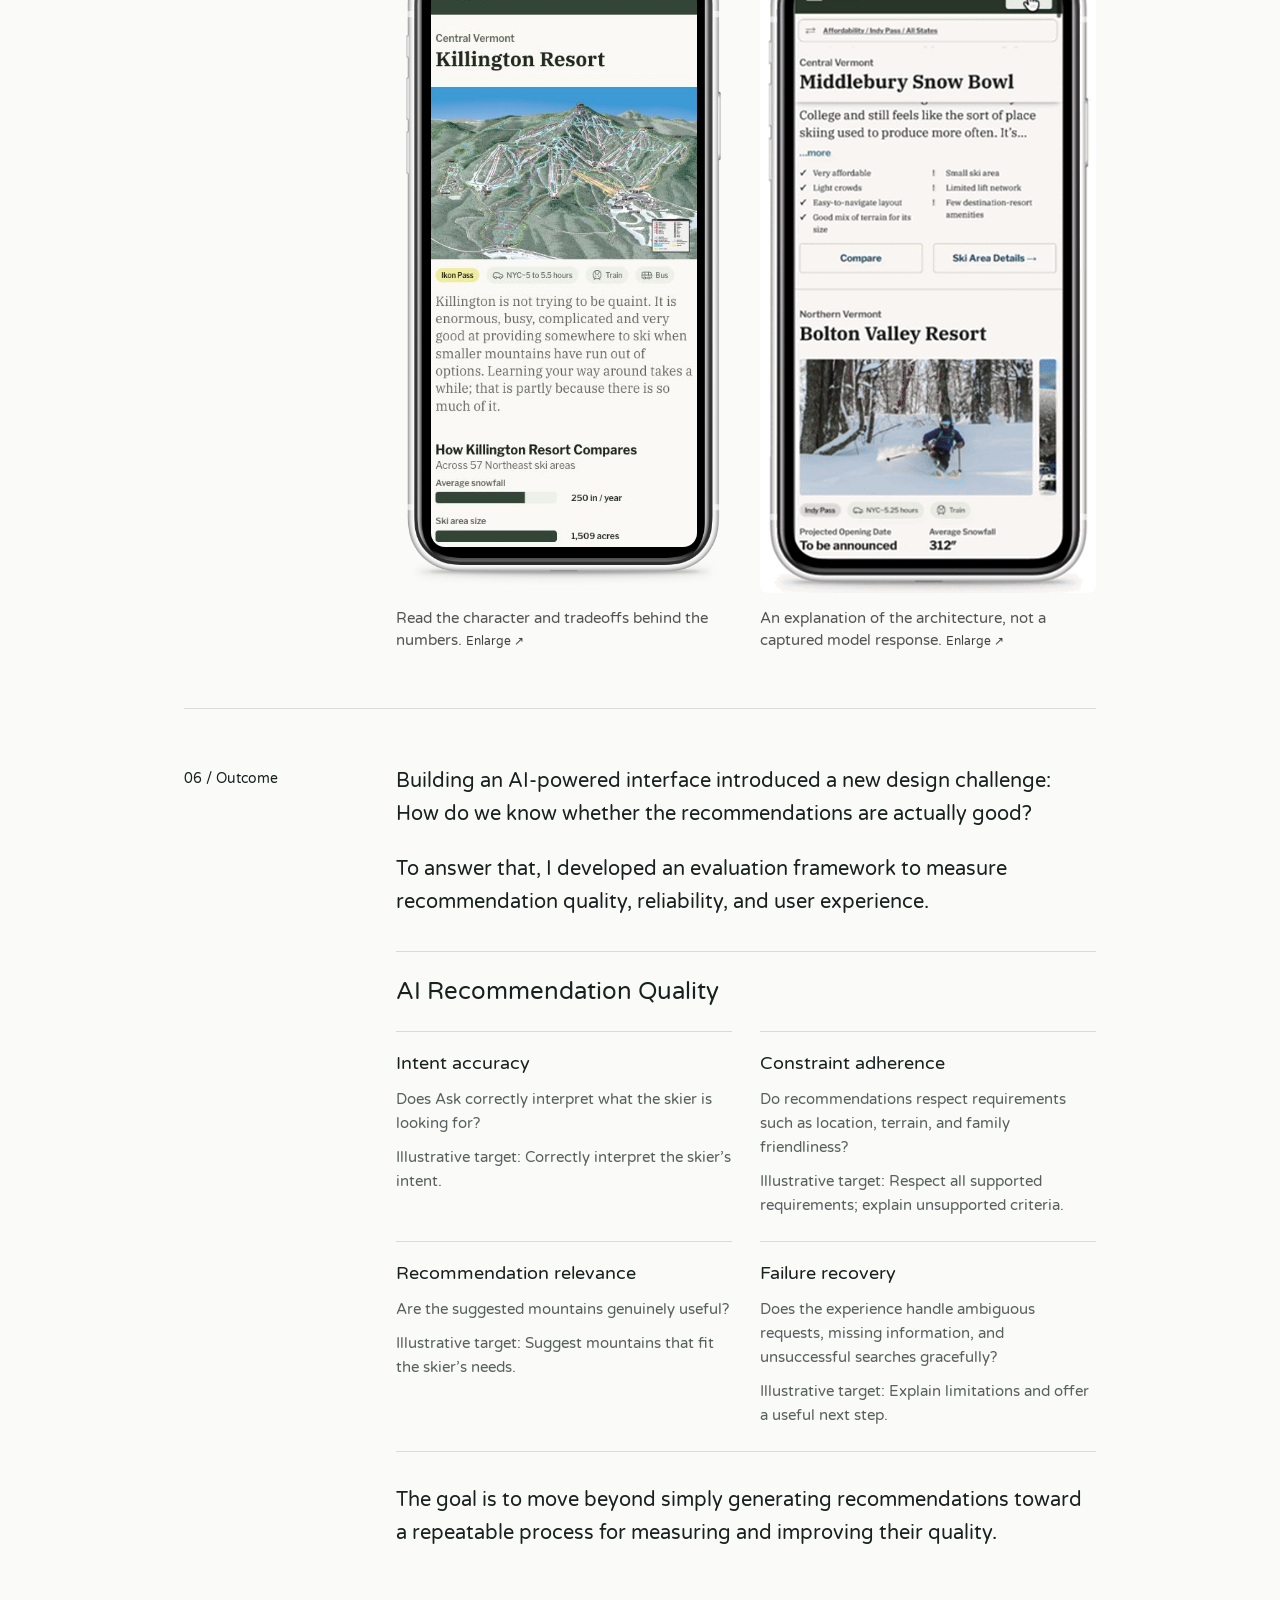
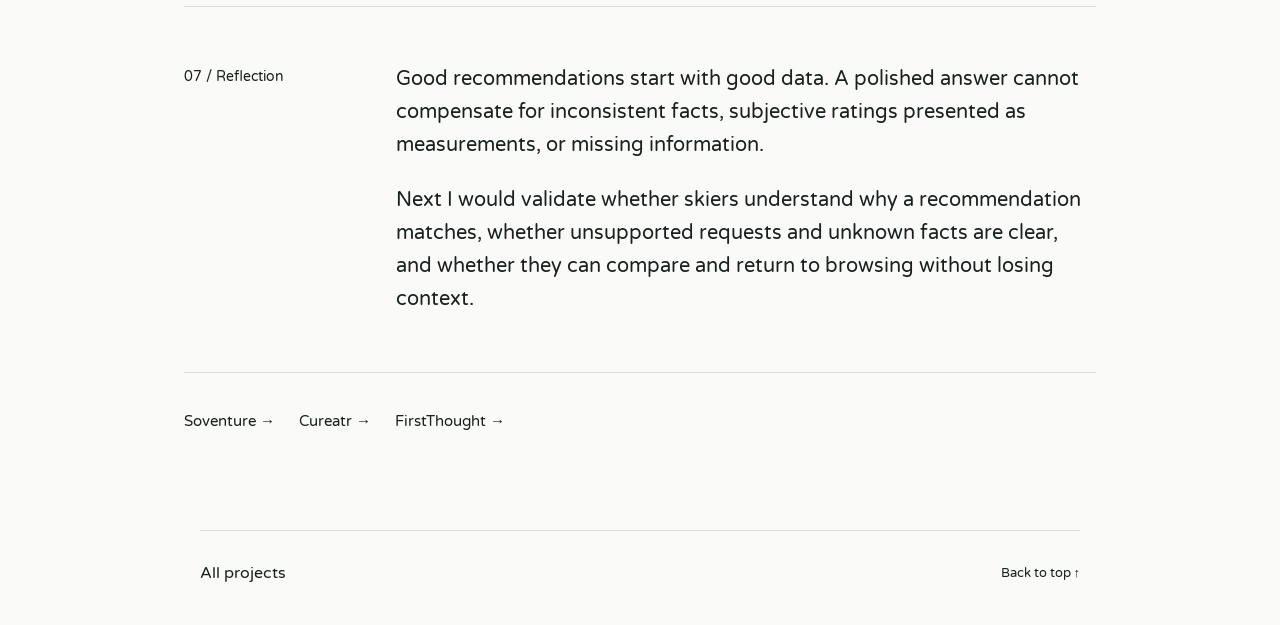
<file: traverse-structured.html>
<!doctype html>
<html lang="en"><head><meta charset="utf-8"><meta name="viewport" content="width=device-width,initial-scale=1"><title>Helping skiers find the right mountain for their trip — Benji Kim</title><meta name="description" content="The AI interprets the request. The catalog decides the answer. A product design case study by Benji Kim."><link rel="stylesheet" href="assets/traverse/fonts.css"><link rel="stylesheet" href="style.css"><link rel="stylesheet" href="case-study-layout.css"><link rel="stylesheet" href="onthetraverse-v2-workflow.css"><link rel="stylesheet" href="traverse-workflow-horizontal.css"><script src="case-study-layout.js" defer></script><link rel="stylesheet" href="image-modal.css"><link rel="stylesheet" href="traverse-evaluation.css">
<script src="image-modal.js" defer></script>
</head>

<body class="case-layout traverse-case">
<a class="skip" href="#summary">Skip to case study</a><header class="wrap"><a class="brand" href="index.html">benji kim</a><nav aria-label="Main navigation"><a href="index.html#work">Selected work</a><a href="resume.html">Resume ↗</a></nav>
</header>

<main id="top" class="structured-case">
<p class="eyebrow">On the Traverse / Case study</p>
<h1>Helping skiers find the right mountain for their trip</h1>
<div class="case-hero case-hero-phone"><div class="traverse-phone-frame hero-recording-phone"><video autoplay playsinline muted loop preload="metadata" poster="assets/traverse/explore-demo-poster.jpg" aria-label="On the Traverse product demo"><source src="assets/traverse/explore-demo.mp4" type="video/mp4"></video></div><button class="motion-toggle" type="button">Restart demo</button></div><nav class="chapter-nav" aria-label="Case study sections"><a href="#summary">01 Summary</a><a href="#problem">02 Problem</a><a href="#learning">03 What we learned</a><a href="#decision">04 Key decision</a><a href="#design">05 Design</a><a href="#outcome">06 Outcome</a><a href="#reflection">07 Reflection</a></nav>
<section id="summary" class="chapter" aria-labelledby="summary-heading">
<h2 id="summary-heading" class="chapter-label">01 / Summary</h2>
<div class="chapter-content"><p>Independent project · Pre-launch · Product design and development</p>
<p>Next.js · TypeScript · Google Sheets · OpenAI. I owned the product, design, data structure, and implementation, with editorial help from a writer and journalist.</p>
</div></section>
<section id="problem" class="chapter" aria-labelledby="problem-heading">
<h2 id="problem-heading" class="chapter-label">02 / Problem</h2>
<div class="chapter-content"><p>The Northeast has many mountains. Bigger isn’t always better for a particular trip: terrain, travel time, atmosphere, and the people you’re skiing with all change what makes a mountain a good fit.</p>
</div></section>
<section id="learning" class="chapter" aria-labelledby="learning-heading">
<h2 id="learning-heading" class="chapter-label">03 / What we learned</h2>
<div class="chapter-content"><p>Skiers don’t think in filters. They describe a trip: “good après, close to Saratoga.” The product needs to translate that intent without making people learn its data model.</p>


</div></section>
<section id="decision" class="chapter" aria-labelledby="decision-heading">
<h2 id="decision-heading" class="chapter-label">04 / Key decision</h2>
<div class="chapter-content"><p>I rejected letting the model recommend mountains from memory. Instead, the model translates a request into supported criteria. Application code applies those criteria to the catalog, ranks eligible mountains, and explains each recommendation using matched attributes.</p>
<figure class="ai-search-workflow ai-workflow-horizontal" id="ai-search-workflow" aria-labelledby="ai-workflow-heading">
  <h4 id="ai-workflow-heading">My AI search workflow / From a skier’s question to a mountain shortlist</h4>
  <div class="ai-workflow-scroll" tabindex="0" role="region" aria-label="AI search workflow; scroll horizontally to explore"><ol class="ai-workflow-stages" aria-label="AI search stages">
    <li><div class="ai-stage">Describe the ideal ski day</div><span class="ai-flow-arrow" aria-hidden="true">→</span></li>
    <li><div class="ai-stage">Interpret preferences with AI</div><span class="ai-flow-arrow" aria-hidden="true">→</span></li>
    <li class="ai-criteria-stage"><div class="ai-stage">Check required criteria against resort data</div><span class="ai-flow-arrow" aria-hidden="true">→</span>
      <aside class="ai-unsupported" aria-label="Unsupported request branch">
        <span class="ai-branch-arrow" aria-hidden="true">↓</span>
        <div class="ai-unsupported-box"><strong>Unsupported criteria</strong><span class="ai-branch-inline-arrow" aria-hidden="true">→</span><span>Explain the limitation and offer another way to explore</span></div>
      </aside>
    </li>
    <li><div class="ai-stage">Rank eligible mountains with application rules</div><span class="ai-flow-arrow" aria-hidden="true">→</span></li>
    <li><div class="ai-stage">Explain the matches</div></li>
  </ol></div>
  
</figure>

<p>AI interprets what the skier wants. Application rules determine which mountains qualify and how they rank; the interface explains the results and data limitations.</p>
</div></section>
<section id="design" class="chapter" aria-labelledby="design-heading">
<h2 id="design-heading" class="chapter-label">05 / Design</h2>
<div class="chapter-content"><div class="screen-grid"><figure class="evidence phone"><h3>Explore</h3>
<a href="assets/case-study-layout/traverse-1.png" target="_blank" rel="noopener"><span class="traverse-phone-frame"><img src="assets/case-study-layout/traverse-1.png" alt="Browse mountain facts and editorial context." loading="lazy" width="390" height="800"></span></a><figcaption>Browse mountain facts and editorial context. <a href="assets/case-study-layout/traverse-1.png" target="_blank" rel="noopener">Enlarge ↗</a></figcaption></figure>
<figure class="evidence phone"><h3>Compare</h3>
<a href="assets/case-study-layout/traverse-2.png" target="_blank" rel="noopener"><span class="traverse-phone-frame"><img src="assets/case-study-layout/traverse-2.png" alt="Align terrain, access, and trip details across selected mountains." loading="lazy" width="390" height="800"></span></a><figcaption>Align terrain, access, and trip details across selected mountains. <a href="assets/case-study-layout/traverse-2.png" target="_blank" rel="noopener">Enlarge ↗</a></figcaption></figure>
<figure class="evidence phone"><h3>Details</h3>
<a href="assets/case-study-layout/traverse-3.png" target="_blank" rel="noopener"><span class="traverse-phone-frame"><img src="assets/case-study-layout/traverse-3.png" alt="Read the character and tradeoffs behind the numbers." loading="lazy" width="390" height="800"></span></a><figcaption>Read the character and tradeoffs behind the numbers. <a href="assets/case-study-layout/traverse-3.png" target="_blank" rel="noopener">Enlarge ↗</a></figcaption></figure>
<figure class="evidence phone illustrative-query"><h3>Illustrative query</h3>
<a href="assets/traverse/askdemo-trimmed.gif" aria-haspopup="dialog"><img src="assets/traverse/askdemo-trimmed.gif" alt="On the Traverse natural-language search demo for a skier’s request" loading="lazy" width="400" height="771"></a>
<figcaption>An explanation of the architecture, not a captured model response. <a href="assets/traverse/askdemo-trimmed.gif" aria-haspopup="dialog">Enlarge ↗</a></figcaption></figure>
</div></div></section>
<section id="outcome" class="chapter" aria-labelledby="outcome-heading">
<h2 id="outcome-heading" class="chapter-label">06 / Outcome</h2>
<div class="chapter-content">
<p>Building an AI-powered interface introduced a new design challenge: <strong>How do we know whether the recommendations are actually good?</strong></p>
<p>To answer that, I developed an evaluation framework to measure recommendation quality, reliability, and user experience.</p>
<figure class="evaluation-scorecard" aria-labelledby="evaluation-scorecard-heading">
<h3 id="evaluation-scorecard-heading">AI Recommendation Quality</h3>
<dl class="evaluation-metrics">
<div><dt>Intent accuracy</dt><dd>Does Ask correctly interpret what the skier is looking for?</dd><dd><strong>Illustrative target:</strong> Correctly interpret the skier’s intent.</dd></div>
<div><dt>Constraint adherence</dt><dd>Do recommendations respect requirements such as location, terrain, and family friendliness?</dd><dd><strong>Illustrative target:</strong> Respect all supported requirements; explain unsupported criteria.</dd></div>
<div><dt>Recommendation relevance</dt><dd>Are the suggested mountains genuinely useful?</dd><dd><strong>Illustrative target:</strong> Suggest mountains that fit the skier’s needs.</dd></div>
<div><dt>Failure recovery</dt><dd>Does the experience handle ambiguous requests, missing information, and unsuccessful searches gracefully?</dd><dd><strong>Illustrative target:</strong> Explain limitations and offer a useful next step.</dd></div>
</dl>
</figure>
<p>The goal is to move beyond simply generating recommendations toward a repeatable process for measuring and improving their quality.</p>
</div></section>
<section id="reflection" class="chapter" aria-labelledby="reflection-heading">
<h2 id="reflection-heading" class="chapter-label">07 / Reflection</h2>
<div class="chapter-content"><p>Good recommendations start with good data. A polished answer cannot compensate for inconsistent facts, subjective ratings presented as measurements, or missing information.</p>
<p>Next I would validate whether skiers understand why a recommendation matches, whether unsupported requests and unknown facts are clear, and whether they can compare and return to browsing without losing context.</p>
</div></section>
<nav class="project-nav" aria-label="Other projects"><a href="insurance.html">Soventure →</a><a href="cureatr.html">Cureatr →</a><a href="firstthought.html">FirstThought →</a></nav>
</main>
<footer class="wrap"><a href="index.html#work">All projects</a><a href="#top">Back to top ↑</a></footer>
</body></html>
</file>
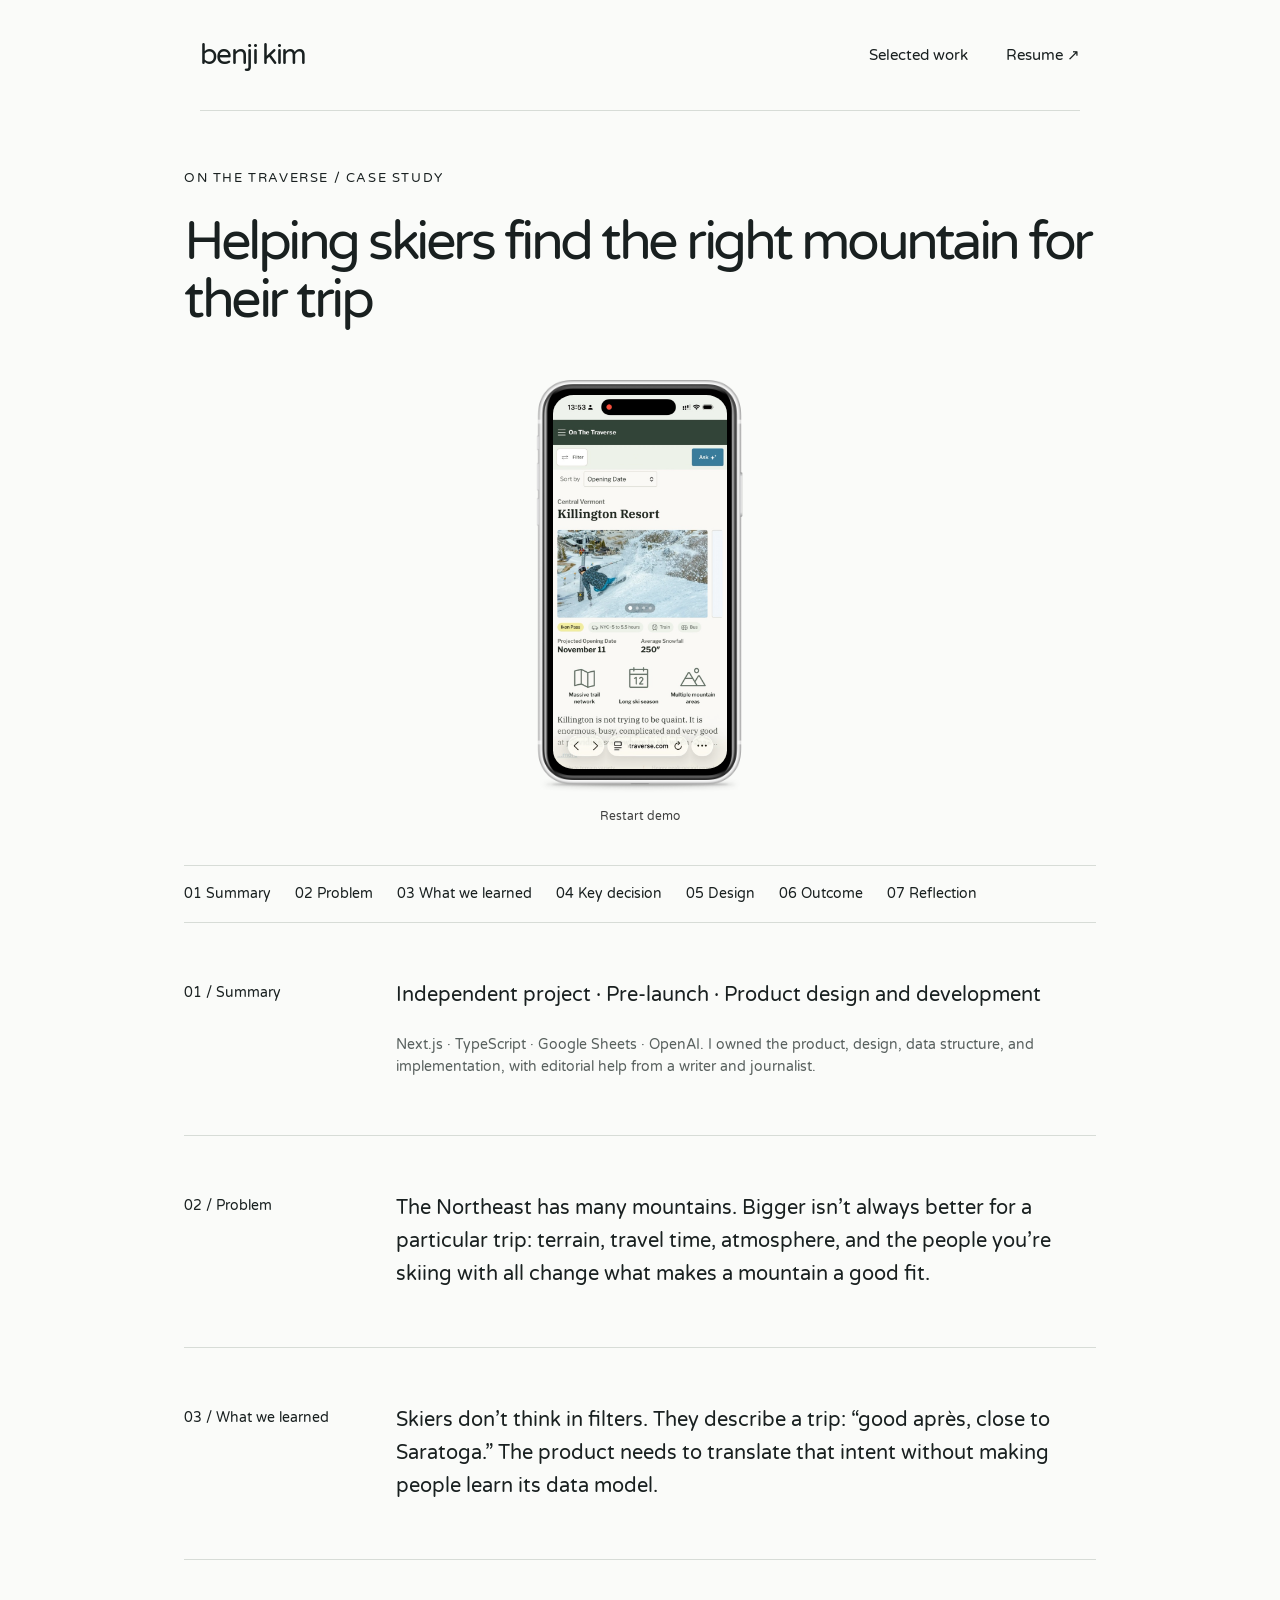
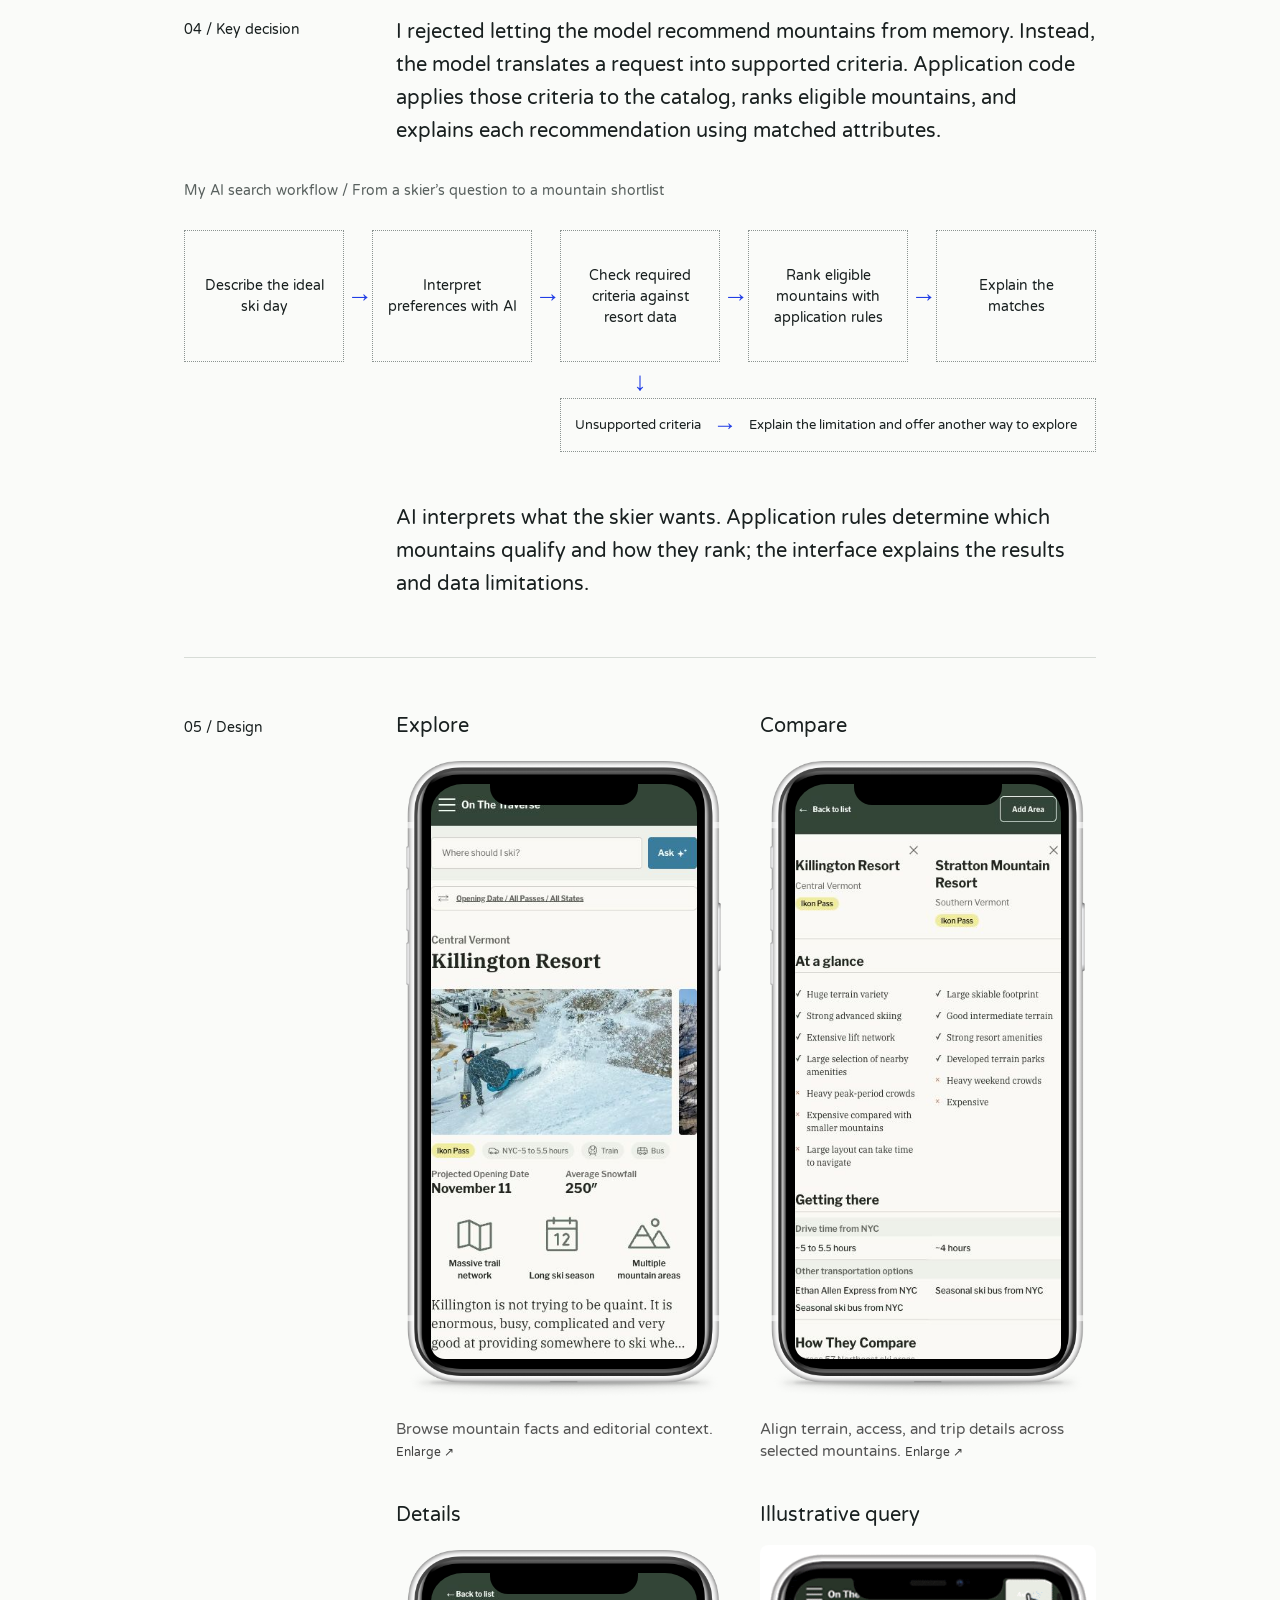
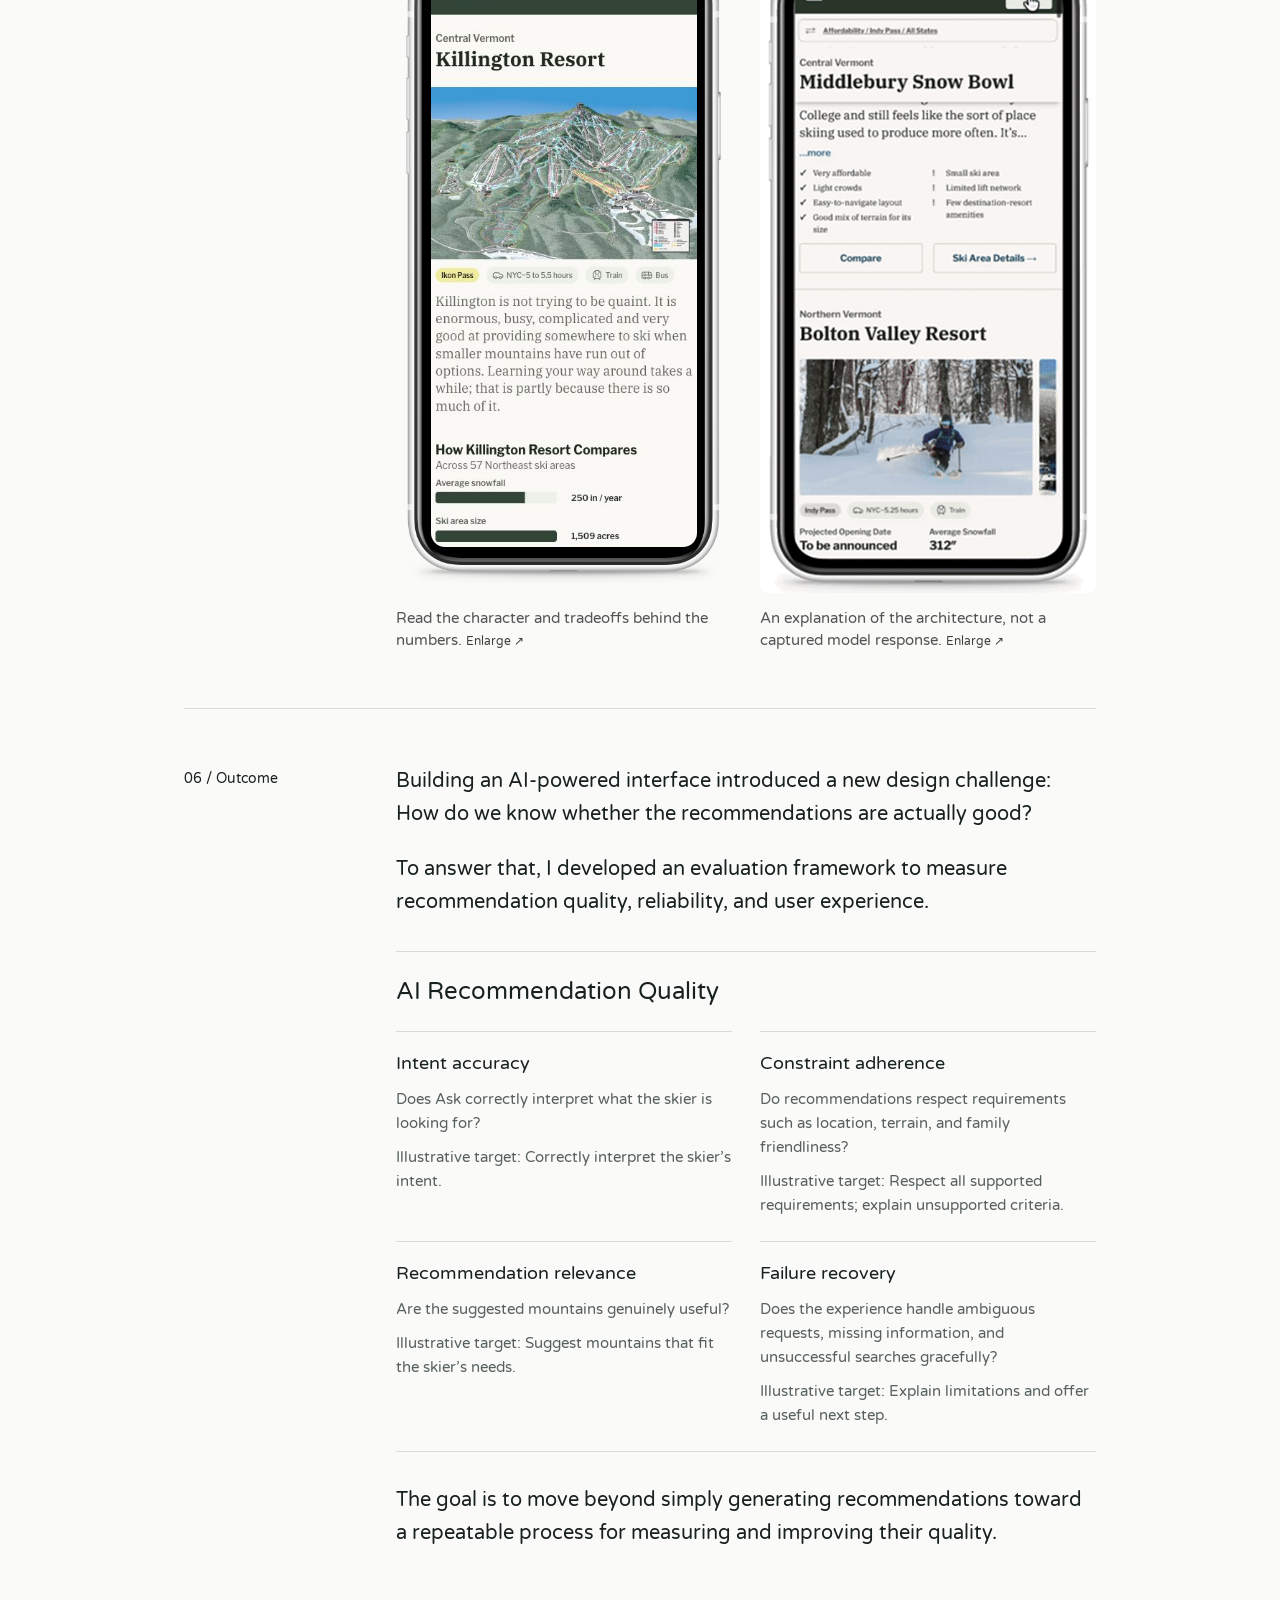
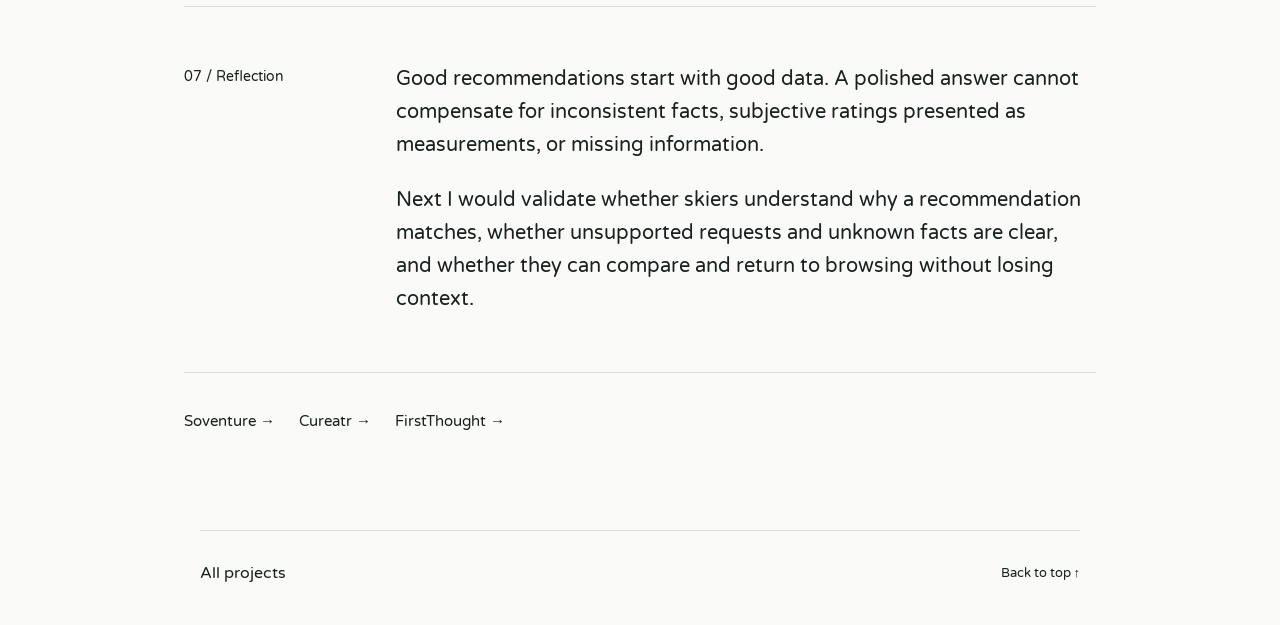
<file: traverse.html>
<!doctype html>
<html lang="en"><head><meta charset="utf-8"><meta name="viewport" content="width=device-width,initial-scale=1"><title>Helping skiers find the right mountain for their trip — Benji Kim</title><meta name="description" content="The AI interprets the request. The catalog decides the answer. A product design case study by Benji Kim."><link rel="stylesheet" href="assets/traverse/fonts.css"><link rel="stylesheet" href="style.css"><link rel="stylesheet" href="case-study-layout.css"><link rel="stylesheet" href="onthetraverse-v2-workflow.css"><link rel="stylesheet" href="traverse-workflow-horizontal.css"><script src="case-study-layout.js" defer></script><link rel="stylesheet" href="image-modal.css"><link rel="stylesheet" href="traverse-evaluation.css">
<script src="image-modal.js" defer></script>
</head>

<body class="case-layout traverse-case">
<a class="skip" href="#summary">Skip to case study</a><header class="wrap"><a class="brand" href="index.html">benji kim</a><nav aria-label="Main navigation"><a href="index.html#work">Selected work</a><a href="resume.html">Resume ↗</a></nav>
</header>

<main id="top" class="structured-case">
<p class="eyebrow">On the Traverse / Case study</p>
<h1>Helping skiers find the right mountain for their trip</h1>
<div class="case-hero case-hero-phone"><div class="traverse-phone-frame hero-recording-phone"><video autoplay playsinline muted loop preload="metadata" poster="assets/traverse/explore-demo-poster.jpg" aria-label="On the Traverse product demo"><source src="assets/traverse/explore-demo.mp4" type="video/mp4"></video></div><button class="motion-toggle" type="button">Restart demo</button></div><nav class="chapter-nav" aria-label="Case study sections"><a href="#summary">01 Summary</a><a href="#problem">02 Problem</a><a href="#learning">03 What we learned</a><a href="#decision">04 Key decision</a><a href="#design">05 Design</a><a href="#outcome">06 Outcome</a><a href="#reflection">07 Reflection</a></nav>
<section id="summary" class="chapter" aria-labelledby="summary-heading">
<h2 id="summary-heading" class="chapter-label">01 / Summary</h2>
<div class="chapter-content"><p>Independent project · Pre-launch · Product design and development</p>
<p>Next.js · TypeScript · Google Sheets · OpenAI. I owned the product, design, data structure, and implementation, with editorial help from a writer and journalist.</p>
</div></section>
<section id="problem" class="chapter" aria-labelledby="problem-heading">
<h2 id="problem-heading" class="chapter-label">02 / Problem</h2>
<div class="chapter-content"><p>The Northeast has many mountains. Bigger isn’t always better for a particular trip: terrain, travel time, atmosphere, and the people you’re skiing with all change what makes a mountain a good fit.</p>
</div></section>
<section id="learning" class="chapter" aria-labelledby="learning-heading">
<h2 id="learning-heading" class="chapter-label">03 / What we learned</h2>
<div class="chapter-content"><p>Skiers don’t think in filters. They describe a trip: “good après, close to Saratoga.” The product needs to translate that intent without making people learn its data model.</p>


</div></section>
<section id="decision" class="chapter" aria-labelledby="decision-heading">
<h2 id="decision-heading" class="chapter-label">04 / Key decision</h2>
<div class="chapter-content"><p>I rejected letting the model recommend mountains from memory. Instead, the model translates a request into supported criteria. Application code applies those criteria to the catalog, ranks eligible mountains, and explains each recommendation using matched attributes.</p>
<figure class="ai-search-workflow ai-workflow-horizontal" id="ai-search-workflow" aria-labelledby="ai-workflow-heading">
  <h4 id="ai-workflow-heading">My AI search workflow / From a skier’s question to a mountain shortlist</h4>
  <div class="ai-workflow-scroll" tabindex="0" role="region" aria-label="AI search workflow; scroll horizontally to explore"><ol class="ai-workflow-stages" aria-label="AI search stages">
    <li><div class="ai-stage">Describe the ideal ski day</div><span class="ai-flow-arrow" aria-hidden="true">→</span></li>
    <li><div class="ai-stage">Interpret preferences with AI</div><span class="ai-flow-arrow" aria-hidden="true">→</span></li>
    <li class="ai-criteria-stage"><div class="ai-stage">Check required criteria against resort data</div><span class="ai-flow-arrow" aria-hidden="true">→</span>
      <aside class="ai-unsupported" aria-label="Unsupported request branch">
        <span class="ai-branch-arrow" aria-hidden="true">↓</span>
        <div class="ai-unsupported-box"><strong>Unsupported criteria</strong><span class="ai-branch-inline-arrow" aria-hidden="true">→</span><span>Explain the limitation and offer another way to explore</span></div>
      </aside>
    </li>
    <li><div class="ai-stage">Rank eligible mountains with application rules</div><span class="ai-flow-arrow" aria-hidden="true">→</span></li>
    <li><div class="ai-stage">Explain the matches</div></li>
  </ol></div>

</figure>

<p>AI interprets what the skier wants. Application rules determine which mountains qualify and how they rank; the interface explains the results and data limitations.</p>
</div></section>
<section id="design" class="chapter" aria-labelledby="design-heading">
<h2 id="design-heading" class="chapter-label">05 / Design</h2>
<div class="chapter-content"><div class="screen-grid"><figure class="evidence phone"><h3>Explore</h3>
<a href="assets/case-study-layout/traverse-1.png" target="_blank" rel="noopener"><span class="traverse-phone-frame"><img src="assets/case-study-layout/traverse-1.png" alt="Browse mountain facts and editorial context." loading="lazy" width="390" height="800"></span></a><figcaption>Browse mountain facts and editorial context. <a href="assets/case-study-layout/traverse-1.png" target="_blank" rel="noopener">Enlarge ↗</a></figcaption></figure>
<figure class="evidence phone"><h3>Compare</h3>
<a href="assets/case-study-layout/traverse-2.png" target="_blank" rel="noopener"><span class="traverse-phone-frame"><img src="assets/case-study-layout/traverse-2.png" alt="Align terrain, access, and trip details across selected mountains." loading="lazy" width="390" height="800"></span></a><figcaption>Align terrain, access, and trip details across selected mountains. <a href="assets/case-study-layout/traverse-2.png" target="_blank" rel="noopener">Enlarge ↗</a></figcaption></figure>
<figure class="evidence phone"><h3>Details</h3>
<a href="assets/case-study-layout/traverse-3.png" target="_blank" rel="noopener"><span class="traverse-phone-frame"><img src="assets/case-study-layout/traverse-3.png" alt="Read the character and tradeoffs behind the numbers." loading="lazy" width="390" height="800"></span></a><figcaption>Read the character and tradeoffs behind the numbers. <a href="assets/case-study-layout/traverse-3.png" target="_blank" rel="noopener">Enlarge ↗</a></figcaption></figure>
<figure class="evidence phone illustrative-query"><h3>Illustrative query</h3>
<a href="assets/traverse/askdemo-trimmed.gif" aria-haspopup="dialog"><img src="assets/traverse/askdemo-trimmed.gif" alt="On the Traverse natural-language search demo for a skier’s request" loading="lazy" width="400" height="771"></a>
<figcaption>An explanation of the architecture, not a captured model response. <a href="assets/traverse/askdemo-trimmed.gif" aria-haspopup="dialog">Enlarge ↗</a></figcaption></figure>
</div></div></section>
<section id="outcome" class="chapter" aria-labelledby="outcome-heading">
<h2 id="outcome-heading" class="chapter-label">06 / Outcome</h2>
<div class="chapter-content">
<p>Building an AI-powered interface introduced a new design challenge: <strong>How do we know whether the recommendations are actually good?</strong></p>
<p>To answer that, I developed an evaluation framework to measure recommendation quality, reliability, and user experience.</p>
<figure class="evaluation-scorecard" aria-labelledby="evaluation-scorecard-heading">
<h3 id="evaluation-scorecard-heading">AI Recommendation Quality</h3>
<dl class="evaluation-metrics">
<div><dt>Intent accuracy</dt><dd>Does Ask correctly interpret what the skier is looking for?</dd><dd><strong>Illustrative target:</strong> Correctly interpret the skier’s intent.</dd></div>
<div><dt>Constraint adherence</dt><dd>Do recommendations respect requirements such as location, terrain, and family friendliness?</dd><dd><strong>Illustrative target:</strong> Respect all supported requirements; explain unsupported criteria.</dd></div>
<div><dt>Recommendation relevance</dt><dd>Are the suggested mountains genuinely useful?</dd><dd><strong>Illustrative target:</strong> Suggest mountains that fit the skier’s needs.</dd></div>
<div><dt>Failure recovery</dt><dd>Does the experience handle ambiguous requests, missing information, and unsuccessful searches gracefully?</dd><dd><strong>Illustrative target:</strong> Explain limitations and offer a useful next step.</dd></div>
</dl>
</figure>
<p>The goal is to move beyond simply generating recommendations toward a repeatable process for measuring and improving their quality.</p>
</div></section>
<section id="reflection" class="chapter" aria-labelledby="reflection-heading">
<h2 id="reflection-heading" class="chapter-label">07 / Reflection</h2>
<div class="chapter-content"><p>Good recommendations start with good data. A polished answer cannot compensate for inconsistent facts, subjective ratings presented as measurements, or missing information.</p>
<p>Next I would validate whether skiers understand why a recommendation matches, whether unsupported requests and unknown facts are clear, and whether they can compare and return to browsing without losing context.</p>
</div></section>
<nav class="project-nav" aria-label="Other projects"><a href="insurance.html">Soventure →</a><a href="cureatr.html">Cureatr →</a><a href="firstthought.html">FirstThought →</a></nav>
</main>
<footer class="wrap"><a href="index.html#work">All projects</a><a href="#top">Back to top ↑</a></footer>
</body></html>
</file>
<file: assets/traverse/fonts.css>
@font-face {
  font-family: 'PT Sans';
  font-style: normal;
  font-weight: 400;
  font-display: swap;
  src: url(font-0.woff2) format('truetype');
}
@font-face {
  font-family: 'PT Sans';
  font-style: normal;
  font-weight: 700;
  font-display: swap;
  src: url(font-1.woff2) format('truetype');
}
@font-face {
  font-family: 'Reddit Mono';
  font-style: normal;
  font-weight: 400;
  font-display: swap;
  src: url(font-2.woff2) format('truetype');
}
@font-face {
  font-family: 'Reddit Mono';
  font-style: normal;
  font-weight: 500;
  font-display: swap;
  src: url(font-3.woff2) format('truetype');
}
@font-face {
  font-family: 'Reddit Mono';
  font-style: normal;
  font-weight: 600;
  font-display: swap;
  src: url(font-4.woff2) format('truetype');
}
@font-face {
  font-family: 'Reddit Mono';
  font-style: normal;
  font-weight: 700;
  font-display: swap;
  src: url(font-5.woff2) format('truetype');
}
@font-face {
  font-family: 'Reddit Mono';
  font-style: normal;
  font-weight: 800;
  font-display: swap;
  src: url(font-6.woff2) format('truetype');
}
@font-face {
  font-family: 'Varela Round';
  font-style: normal;
  font-weight: 400;
  font-display: swap;
  src: url(font-7.woff2) format('truetype');
}
</file>
<file: style.css>
@charset "UTF-8";
.feasibility-stages.single-stage{grid-template-columns:minmax(0,560px);justify-content:center}
:root{--ink:#192020;--muted:#59615f;--blue:#213ee6;--paper:#fafbf9;--line:#d7dcd7;font-family:"Varela Round",Arial,sans-serif;color:var(--ink);background:var(--paper);font-synthesis:none}*{box-sizing:border-box}html{scroll-behavior:smooth;scroll-padding-top:28px}body{margin:0}a{color:inherit;text-decoration:none}button,a,summary{-webkit-tap-highlight-color:transparent}a:focus-visible,summary:focus-visible{outline:3px solid var(--blue);outline-offset:7px}.wrap{width:min(1320px,calc(100% - 112px));margin-inline:auto}header{display:flex;align-items:center;justify-content:space-between;padding:38px 0;border-bottom:1px solid var(--line)}.brand{font-weight:800;font-size:28px;letter-spacing:-1.6px}.brand span{font-size:12px;vertical-align:top;display:inline-block;margin:2px 0 0 5px;letter-spacing:0}nav{display:flex;gap:38px;font-size:15px}nav span{font-size:12px;color:var(--muted);margin-left:5px}.hero{padding-top:85px;padding-bottom:78px}.eyebrow{text-transform:uppercase;letter-spacing:1.6px;font-size:13px;font-weight:600;margin:0 0 28px}h1{font-size:clamp(56px,7.6vw,112px);font-weight:500;letter-spacing:-.065em;line-height:1.03;margin:0}h1 em{font-family:inherit;font-weight:400;color:var(--blue);letter-spacing:-.065em}.hero-bottom{display:flex;justify-content:space-between;align-items:end;margin-top:34px}.hero-bottom p{max-width:550px;font-size:19px;line-height:1.65;margin:0;color:var(--muted)}.round-link{width:60px;height:60px;border:1px solid var(--line);border-radius:50%;display:grid;place-items:center;font-size:28px;transition:background .2s,color .2s}.round-link:hover{background:var(--blue);color:white}.section-label{display:flex;justify-content:space-between;align-items:center;border-top:1px solid var(--line);padding:24px 0}.section-label h2,.section-label span{font-size:13px;font-weight:500;letter-spacing:1.2px;text-transform:uppercase;margin:0}.project{margin-bottom:24px;padding:30px 42px 0;border-radius:4px;overflow:hidden}.firstthought{background:#203ddd;color:white}.insurance{background:#e8eddf}.cureatr{background:#e8eaf2}.project-top{display:flex;align-items:center;gap:20px;font-size:14px}.project-top p{margin:0}.number{font-size:13px;opacity:.7}.category{margin-left:auto;opacity:.8}.project-main{display:grid;grid-template-columns:1.6fr 1fr;gap:60px;padding:48px 0 42px;align-items:end}h3{font-size:17px;margin:0 0 20px;font-weight:500}.project-deck{font-size:clamp(30px,3.9vw,56px);line-height:1.1;letter-spacing:-.045em;margin:0}.project-description p{font-size:17px;line-height:1.65;margin:0 0 24px;max-width:330px}.text-link{font-size:14px;display:inline-flex;align-items:center;gap:38px;border-bottom:1px solid currentColor;padding-bottom:8px}.text-link span{font-size:21px}.text-link:hover{opacity:.65}.fact-strip{display:grid;grid-template-columns:1fr 1fr 1fr;border-top:1px solid #ffffff45;padding:27px 0 30px;gap:20px}.fact-strip strong{display:block;font-size:23px;font-weight:500;letter-spacing:-.6px;margin-bottom:8px}.fact-strip span{font-size:13px;color:#e1e6ff}.priority-strip{display:flex;gap:10px;padding-bottom:30px;flex-wrap:wrap}.priority-strip span{border:1px solid #aab89d;border-radius:30px;padding:10px 17px;font-size:14px}details{border-top:1px solid #19202035}.firstthought details{border-color:#ffffff45}summary{list-style:none;cursor:pointer;display:flex;justify-content:space-between;align-items:center;padding:21px 0;font-size:14px}summary::-webkit-details-marker{display:none}summary span{font-size:22px;font-weight:400;transition:transform .2s}details[open] summary span{transform:rotate(45deg)}.story{background:var(--paper);color:var(--ink);margin:0 -42px;padding:55px 60px 45px}.story .eyebrow{color:var(--muted)}h4{font-size:clamp(32px,4vw,53px);line-height:1.12;letter-spacing:-.045em;font-weight:500;margin:0 0 42px}.story-grid{display:grid;grid-template-columns:1fr 2fr;gap:28px 40px}.story-grid h5{font-size:16px;margin:5px 0 0}.story-grid p,.standalone{font-size:17px;line-height:1.8;margin:0;color:var(--muted)}.standalone{max-width:720px}.editorial-note{border-top:1px solid var(--line);padding-top:22px;font-size:14px;line-height:1.6;color:var(--muted);margin:36px 0 0}blockquote{font-family:inherit;font-size:27px;line-height:1.4;margin:45px 0 0;max-width:750px;color:var(--blue)}.about{display:grid;grid-template-columns:1fr 2fr;gap:60px;padding:95px 0 100px}.about h2{font-size:clamp(32px,3.4vw,49px);letter-spacing:-.04em;font-weight:500;line-height:1.13;margin:0 0 28px}.about p:not(.eyebrow){font-size:18px;line-height:1.7;color:var(--muted);max-width:660px}.expertise{display:flex;flex-wrap:wrap;gap:12px 24px;font-size:14px;padding-top:15px}footer{border-top:1px solid var(--line);padding:32px 0 42px;display:flex;align-items:center;justify-content:space-between;gap:20px}footer>span,footer>a:last-child{font-size:13px}footer>span{color:var(--muted)}.skip{position:fixed;top:-100px;left:20px;padding:12px;background:white;color:var(--blue);z-index:10}.skip:focus{top:20px}@media(min-width:1600px){.hero{padding-top:105px;padding-bottom:100px}}@media(max-width:760px){.wrap{width:calc(100% - 40px)}header{padding:25px 0}.brand{font-size:25px}nav{gap:20px;font-size:14px}nav span{display:none}.hero{padding:56px 0}.hero-bottom{gap:22px;margin-top:26px}.hero-bottom p{font-size:17px}.round-link{flex-shrink:0;width:44px;height:44px;font-size:23px}.project{padding:23px 24px 0}.project-top{gap:13px;flex-wrap:wrap;font-size:13px}.category{width:100%;margin-left:35px;font-size:12px}.project-main{grid-template-columns:1fr;gap:26px;padding:34px 0}.project-deck{font-size:39px}.project-description p{max-width:100%;font-size:16px}.fact-strip{grid-template-columns:1fr;gap:21px}.fact-strip strong{font-size:22px}.fact-strip>div{display:flex;justify-content:space-between;align-items:center;gap:15px}.fact-strip strong{margin:0}.fact-strip span{text-align:right;max-width:150px;line-height:1.5}.priority-strip span{font-size:13px;padding:9px 12px}.story{margin:0 -24px;padding:35px 24px}.story-grid{grid-template-columns:1fr;gap:12px}.story-grid p{margin-bottom:18px}.story-grid h5{margin:0}.about{grid-template-columns:1fr;gap:0;padding:65px 0}.about .eyebrow{margin-bottom:24px}footer{flex-wrap:wrap}footer>span{order:3;width:100%}}@media(prefers-reduced-motion:reduce){html{scroll-behavior:auto}*{transition:none!important}}

.case-section{margin-top:42px}.retrospective{border-top:1px solid var(--line);margin-top:48px;padding-top:40px}.retrospective h4{margin-bottom:25px}.research-flow{list-style:none;padding:0;display:grid;grid-template-columns:repeat(4,minmax(0,1fr));gap:20px;margin:36px 0 44px}.research-flow li{border-top:2px solid var(--blue);padding-top:17px}.research-flow li>span{display:block;color:var(--blue);font-size:13px;margin-bottom:17px}.research-flow strong{display:block;font-size:16px;line-height:1.4}.research-flow p{font-size:15px;line-height:1.6;color:var(--muted);margin:10px 0 0}@media(max-width:900px){.research-flow{grid-template-columns:repeat(2,minmax(0,1fr))}}@media(max-width:480px){.research-flow{grid-template-columns:1fr}}

.case-facts{display:grid;grid-template-columns:repeat(4,minmax(0,1fr));gap:24px;margin:0;padding:25px 0;border-block:1px solid var(--line)}.case-facts dt{font-size:13px;text-transform:uppercase;letter-spacing:1px;color:var(--muted);margin-bottom:9px}.case-facts dd{margin:0;font-size:16px;line-height:1.6}.full-fact{grid-column:1/-1}.cureatr-flow{row-gap:32px}.cureatr-outcome{margin:44px 0;padding:34px;background:#e8eaf2;border-left:3px solid var(--blue)}.cureatr-outcome h4{margin:0 0 12px}.cureatr-outcome p:last-child{font-size:17px;line-height:1.6;margin:0}.source-link{display:inline-block;margin-top:12px;color:var(--blue);text-decoration:underline;text-underline-offset:4px}.cureatr-reflection{border-top:1px solid var(--line);padding-top:36px}.cureatr-reflection .standalone+.standalone{margin-top:20px}@media(max-width:760px){.case-facts{grid-template-columns:repeat(2,minmax(0,1fr))}.cureatr-outcome{padding:25px}}

.case-wrap{width:min(1040px,calc(100% - 112px));margin:auto}.back-link{display:inline-block;margin:40px 0 52px;font-size:14px}.case-content>h1{font-size:clamp(40px,5.5vw,76px);line-height:1.08;letter-spacing:-.055em;margin:0 0 40px}.case-content h2{font-size:clamp(30px,3.7vw,49px);font-weight:500;line-height:1.15;letter-spacing:-.045em;margin:0 0 28px}.case-content .story-grid h3{font-size:17px;font-weight:600;line-height:1.5;letter-spacing:0;margin:3px 0 0}.case-content .story-grid{align-items:start}.image-placeholder{margin:24px 0 40px;grid-column:1/-1;width:100%}.placeholder-canvas{aspect-ratio:16/9;min-height:220px;background:#edf0f6;border:1px dashed #aeb7ca;display:flex;flex-direction:column;justify-content:center;align-items:center;padding:35px;text-align:center;gap:15px}.placeholder-tag{font-size:12px;letter-spacing:1.5px;color:#586681}.placeholder-canvas strong{font-weight:500;font-size:clamp(22px,3vw,34px);letter-spacing:-.03em}.placeholder-canvas>span:last-child{font-size:15px;line-height:1.6;max-width:460px;color:#596577}.image-placeholder figcaption{font-size:13px;color:var(--muted);line-height:1.5;margin-top:12px}.placeholder-hero{margin:0 0 40px}.firstthought-page .placeholder-hero .placeholder-canvas{background:#e9edff;border-color:#899adf}.insurance-page .placeholder-canvas{background:#edf0e7;border-color:#a7b399}.cureatr-page .placeholder-canvas{background:#eaeef4;border-color:#a5b2c7}.case-next{display:flex;justify-content:space-between;gap:25px;border-top:1px solid var(--line);margin-top:64px;padding:32px 0 60px;font-size:16px}.case-next a:hover,.back-link:hover{text-decoration:underline}.case-content .cureatr-outcome h2{margin-bottom:12px}.case-content .editorial-note{margin-bottom:30px}.case-page .story-grid .image-placeholder{margin-top:8px}@media(max-width:760px){.case-wrap{width:calc(100% - 40px)}.back-link{margin:30px 0 36px}.placeholder-canvas{padding:25px;min-height:240px;aspect-ratio:auto}.case-next{flex-wrap:wrap}.case-content .story-grid h3{margin:0}.case-content>h1 br{display:none}}@media(prefers-reduced-motion:reduce){.case-page{scroll-behavior:auto}}

/* Homepage credibility and career experience. */
.hero .expertise{padding-top:28px;color:var(--muted)}
.proof-strip{display:grid;grid-template-columns:repeat(4,minmax(0,1fr));gap:28px;border-top:1px solid var(--line);padding:30px 0 42px}.proof-strip strong{display:block;font-size:clamp(20px,2vw,28px);font-weight:500;letter-spacing:-.04em;line-height:1.2}.proof-strip p{font-size:14px;line-height:1.6;color:var(--muted);margin:12px 0 0}.proof-strip p span{font-size:12px}.experience-entry{border-top:1px solid var(--line);padding:24px 0 12px}.experience-entry h3{font-size:22px;margin:0}.experience-entry h3 span{display:block;font-size:14px;color:var(--muted);margin-top:9px;line-height:1.5}.experience-entry p{margin-bottom:12px}
@media(max-width:1000px){.proof-strip{grid-template-columns:repeat(2,minmax(0,1fr))}}@media(max-width:760px){.hero h1 br{display:none}.proof-strip{gap:26px 20px}.project-top .category{line-height:1.6}}@media(max-width:380px){.proof-strip{grid-template-columns:1fr}}

.case-content .story-grid .medication-context{grid-column:2}@media(max-width:760px){.case-content .story-grid .medication-context{grid-column:1}}

.feasibility>.standalone+.standalone{margin-top:18px}.feasibility-figure{margin:32px 0}.feasibility-stages{display:grid;grid-template-columns:repeat(3,minmax(0,1fr));gap:18px}.feasibility-stage{padding:24px 20px;background:#edf0f8;border-top:3px solid var(--blue)}.feasibility-stage h3{font-size:14px;text-transform:uppercase;letter-spacing:.6px;line-height:1.5;margin:0}.feasibility-stage h3>span{display:block;color:var(--blue);margin-bottom:12px}.stage-owner{font-size:13px;color:var(--muted);line-height:1.5;margin:10px 0 24px}.pipeline-steps{list-style:none;padding:0;margin:0}.pipeline-steps li{background:white;border:1px solid var(--line);padding:12px 9px;text-align:center;font-size:14px;line-height:1.4;position:relative}.pipeline-steps li+li{margin-top:26px}.pipeline-steps li+li:before{content:'↓';position:absolute;top:-25px;left:0;width:100%;color:var(--blue);font-size:18px}.iteration-loop{border:1px dashed #899adf;padding:12px;font-size:13px;line-height:1.5;color:var(--blue);margin:20px 0 0}.signal-fields{list-style:none;margin:0;padding:0;background:white;border:1px solid var(--line)}.signal-fields li{padding:12px 16px;font-size:14px}.signal-fields li+li{border-top:1px solid var(--line)}.feasibility-result{text-align:center;font-size:14px;line-height:1.7;margin-top:24px;color:var(--muted)}.feasibility-result strong{color:var(--blue);font-size:18px;font-weight:500}.pipeline-sources{display:flex;flex-wrap:wrap;justify-content:center;gap:8px;border:1px dashed #899adf;padding:14px 8px;margin-bottom:26px}.pipeline-sources span{font-size:12px;background:white;padding:8px}.production-steps li:first-child:before{content:'↓';position:absolute;top:-25px;left:0;width:100%;color:var(--blue);font-size:18px}.production-steps li:last-child{background:var(--blue);color:white;border-color:var(--blue)}.feasibility-figure figcaption{font-size:13px;color:var(--muted);line-height:1.6;margin-top:14px}.ownership-notes{display:grid;grid-template-columns:1fr 1fr;gap:30px;margin-top:30px}.ownership-notes h3{font-weight:600;margin:0 0 10px}.ownership-notes p{font-size:16px;color:var(--muted);line-height:1.7;margin:0}@media(max-width:760px){.feasibility-stages,.ownership-notes{grid-template-columns:1fr}.feasibility-stage{padding:24px}.feasibility h2 br{display:none}}

.consumer-learning>.standalone+.standalone{margin-top:18px}.evidence-diagram{background:#edf0e7;padding:30px;margin:32px 0}.evidence-question{text-align:center;text-transform:uppercase;font-size:13px;letter-spacing:1px;margin:0 0 20px}.evidence-pair{display:grid;grid-template-columns:1fr 1fr;gap:24px}.evidence-pair>div{background:var(--paper);border:1px solid #c7d0bc;padding:22px;text-align:center}.evidence-pair h3{font-size:18px;margin:0 0 10px;font-weight:600}.evidence-pair p{color:var(--muted);font-size:15px;line-height:1.6;margin:0}.evidence-arrow{text-align:center;color:var(--blue);font-size:28px;padding:10px}.evidence-hypothesis{background:var(--blue);color:white;padding:22px;text-align:center;font-size:22px;max-width:420px;margin:auto}.evidence-hypothesis span{font-size:14px;line-height:1.6;display:block;margin-top:8px}.evidence-pair+.evidence-question{margin:20px 0}.evidence-diagram figcaption{border-top:1px solid #c7d0bc;padding-top:18px;font-size:13px;line-height:1.7;color:var(--muted)}@media(max-width:600px){.evidence-diagram{padding:22px 16px}.evidence-pair{grid-template-columns:1fr;gap:12px}.consumer-learning h2 br{display:none}}

.founder-origin>.standalone+.standalone{margin-top:18px}.origin-figure{margin:32px 0 0}.origin-timeline{list-style:none;padding:0;margin:0;display:grid;grid-template-columns:repeat(4,minmax(0,1fr));gap:28px}.origin-timeline li{position:relative;background:#edf0f8;border-top:3px solid var(--blue);padding:22px 18px}.origin-timeline li+li:before{content:'→';position:absolute;left:-24px;top:45%;color:var(--blue);font-size:22px}.origin-timeline h3{font-size:22px;font-weight:600;margin:0 0 12px;line-height:1.3}.origin-timeline p{font-size:15px;line-height:1.6;margin:16px 0 0;color:var(--muted)}.origin-timeline .origin-type{font-size:11px;text-transform:uppercase;letter-spacing:.7px;margin:0}.origin-timeline .origin-dates{font-size:13px;margin:6px 0 0}.origin-timeline .origin-destination{background:var(--blue);color:white;display:flex;align-items:center}.origin-destination h3{font-size:21px;font-weight:500;margin:0}.origin-figure figcaption{font-size:13px;line-height:1.6;color:var(--muted);margin-top:14px}@media(max-width:850px){.origin-timeline{grid-template-columns:1fr;gap:30px}.origin-timeline li+li:before{content:'↓';left:calc(50% - 7px);top:-29px}.origin-timeline .origin-destination{justify-content:center;text-align:center}}

.evolution-figure{margin:32px 0}.evolution-timeline{list-style:none;padding:0;margin:0;display:grid;grid-template-columns:repeat(4,minmax(0,1fr));gap:24px}.evolution-timeline>li{position:relative;border-top:3px solid var(--blue);background:#edf0f8;padding:22px 16px}.evolution-timeline>li+li:before{content:'→';position:absolute;left:-21px;top:42px;color:var(--blue)}.evolution-timeline h3{font-size:21px;line-height:1.25;margin:18px 0}.evolution-timeline p,.evolution-timeline ul{font-size:14px;line-height:1.6;color:var(--muted)}.evolution-timeline .evolution-phase{font-size:11px;letter-spacing:.5px;text-transform:uppercase;margin:0;color:var(--blue)}.evolution-timeline ul{padding-left:16px}.evolution-payoff strong{display:block;font-size:48px;letter-spacing:-2px;color:var(--blue);line-height:1.2}.evolution-figure figcaption,.response-chart figcaption{font-size:13px;line-height:1.6;color:var(--muted);margin-top:16px}.sms-learning>.standalone+.standalone{margin-top:18px}.response-chart{margin:32px 0;background:#edf0f8;padding:30px}.response-chart h3{font-size:24px;margin:0 0 10px}.response-chart>p{font-size:14px;color:var(--muted);line-height:1.6;margin-bottom:24px}.response-row{display:grid;grid-template-columns:150px 1fr;gap:20px;align-items:center;margin:18px 0;font-size:14px}.response-track{border-left:1px solid #adb6d1;padding:4px 0}.response-bar{padding:14px;color:white;font-weight:600}.response-bar.baseline{width:62.5%;background:#596577}.response-bar.sms{width:93.75%;background:var(--blue)}@media(max-width:850px){.evolution-timeline{grid-template-columns:1fr 1fr}.evolution-timeline>li:before{display:none}}@media(max-width:560px){.evolution-timeline{grid-template-columns:1fr}.response-chart{padding:22px 16px}.response-row{grid-template-columns:1fr;gap:8px}.product-evolution h2 br,.sms-learning h2 br{display:none}}

.case-evidence{grid-column:1/-1;margin:16px 0 32px;min-width:0}.case-evidence a{display:block}.case-evidence img{display:block;width:100%;height:auto;border:1px solid var(--line);border-radius:4px}.case-evidence figcaption{font-size:13px;line-height:1.6;color:var(--muted);margin-top:12px}

.case-content .walkthrough-heading{font-size:25px;font-weight:500;letter-spacing:-.025em;margin:0 0 16px}.ft-screen figcaption a{text-decoration:underline;text-underline-offset:3px}.ft-screen img{background:#191919}.case-content>.ft-screen{margin-bottom:30px}

.press-mention{padding:28px;border-left:3px solid var(--blue);background:#edf0f8}.press-mention .eyebrow{margin-bottom:18px}.case-content .press-mention h2{font-size:clamp(26px,3vw,36px);margin-bottom:18px}.press-mention .source-link{font-size:14px;line-height:1.6}@media(max-width:600px){.press-mention{padding:22px}.press-mention h2 br{display:none}}

/* Varela Round has a single regular weight; retain emphasis through color and size. */
h1 em{font-style:normal}button,input,select,textarea{font-family:inherit}

/* Headlines use PT Sans; body copy remains Varela Round. */
h1,h2,h3,h4,h5,h6,.project-deck{font-family:"Varela Round",sans-serif}h1 em{font-family:inherit}

/* Decorative browser chrome around screenshot assets. */
.screenshot-browser{display:block;overflow:hidden;border:1px solid #d3d7dc;border-radius:10px;background:#fff;box-shadow:0 8px 28px #19202010}.screenshot-toolbar{display:flex;align-items:center;gap:18px;min-height:42px;padding:9px 14px;background:#eef0f3;border-bottom:1px solid #d3d7dc}.window-controls{display:flex;gap:6px;flex-shrink:0}.window-controls i{display:block;width:10px;height:10px;border-radius:50%;background:#ff6058}.window-controls i:nth-child(2){background:#ffbd2e}.window-controls i:nth-child(3){background:#28c840}.screenshot-address{display:block;flex:1;max-width:560px;margin:auto;background:#fff;border:1px solid #dde1e6;border-radius:5px;color:#68717b;font-family:"Varela Round",sans-serif;font-size:11px;line-height:20px;text-align:center;padding:0 14px}.browser-menu{font-size:12px;color:#858b94;letter-spacing:2px}.case-evidence .screenshot-browser img{border:0;border-radius:0;width:100%;height:auto;display:block}@media(max-width:600px){.screenshot-toolbar{min-height:34px;padding:6px 10px;gap:10px}.window-controls{gap:4px}.window-controls i{width:8px;height:8px}.screenshot-address{font-size:10px;line-height:18px}.screenshot-browser{border-radius:7px}}

/* Metrics retain Reddit Mono, including headings within metric sections. */
.proof-strip,.fact-strip,.reach-metric,.response-chart,.response-chart h3,.evolution-payoff,.cureatr-outcome,.cureatr-outcome h2{font-family:"Reddit Mono",monospace}

/* Homepage photography with translucent dark text panels. */
.work .photo-project{padding:240px 32px 32px;background-size:cover;background-repeat:no-repeat;background-position:center;}.work .photo-project.insurance{background-image:url("assets/home/soventure-heliski.webp");background-position:center 38%}.work .photo-project.cureatr{background-image:url("assets/home/cureatr-hospital.jpg");background-position:center 45%}.photo-project-panel{background:rgba(12,20,27,.86);color:#fff;padding:28px 32px 0;border-radius:4px;box-shadow:0 8px 30px #0002}.photo-project-panel .project-main{padding:32px 0;gap:36px}.photo-project-panel .project-description p{max-width:none}.photo-project-panel .project-top .category,.photo-project-panel .number{opacity:1;color:#e1e7ec}.photo-project-panel .priority-strip{padding-bottom:26px}@media(max-width:760px){.work .photo-project{padding:180px 14px 14px}.photo-project-panel{padding:22px 20px 0}.photo-project-panel .project-main{gap:24px;padding:28px 0}.photo-project-panel .project-deck{font-size:34px}}

.photo-project-panel .priority-strip span{border-color:rgba(255,255,255,.5);background:rgba(0,0,0,.12);color:#fff}.photo-project-panel a:focus-visible{outline-color:#fff}.photo-project-panel .text-link:hover{opacity:1;color:#dceaff}

/* FirstThought shares the homepage text-panel treatment. */
.work .framed-project{padding:32px}.framed-project .project-deck{font-size:clamp(30px,3.9vw,56px)}.photo-project-panel .fact-strip{border-color:rgba(255,255,255,.3)}.photo-project-panel .fact-strip span{color:#e1e7ec}@media(max-width:760px){.work .framed-project{padding:14px}.framed-project .project-deck{font-size:34px}}

.screen-gallery{margin-top:32px;border-block:1px solid var(--line)}.screen-gallery summary{font-family:"PT Sans",sans-serif;font-size:19px}.screen-gallery-content{padding-bottom:20px}.cureatr-flow{grid-template-columns:repeat(3,minmax(0,1fr))}@media(max-width:600px){.cureatr-flow{grid-template-columns:1fr}}

.resume-intro{padding:65px 0 48px}.resume-intro h1{font-size:clamp(42px,6vw,76px);letter-spacing:-.04em}.resume-title{font-family:"PT Sans",sans-serif;font-size:25px;margin:14px 0 20px}.resume-contact{display:flex;flex-wrap:wrap;gap:12px 24px;font-size:15px;margin-bottom:28px}.resume-contact a{text-decoration:underline;text-underline-offset:4px}.resume-page main>section>h2{font-size:30px;font-weight:500;margin:0 0 24px}.resume-job{display:grid;grid-template-columns:150px 1fr;gap:28px;padding:28px 0;border-top:1px solid var(--line)}.resume-dates{font-family:"Reddit Mono",monospace;color:var(--muted);font-size:14px;margin:6px 0}.resume-job h3{font-size:27px;margin:0 0 6px;font-weight:600}.resume-domain{font-size:14px;color:var(--muted);margin:0 0 12px}.resume-role{font-size:17px;margin:0 0 16px}.resume-job ul{padding-left:20px;margin:0}.resume-job li{font-size:16px;line-height:1.75;margin-bottom:10px;color:var(--muted)}.resume-education{padding:32px 0 60px;border-top:1px solid var(--line)}.resume-education p{line-height:1.7;color:var(--muted)}@media(max-width:760px){.resume-job{grid-template-columns:1fr;gap:12px}.resume-intro{padding-top:42px}header nav{gap:14px;font-size:13px}}@media print{.resume-page header,.resume-page footer,.resume-page .skip{display:none}.resume-page .case-wrap{width:100%}.resume-intro{padding-top:0}.resume-job{break-inside:avoid}.resume-page{background:white;color:black}.resume-job li{color:black}}

/* Supplied case-study media, with the timeline movie aligned over its preview. */
.supplied-media video{display:block;width:100%;max-height:720px;background:#000;border-radius:4px}
.supplied-media img{border:0;border-radius:0}
.timeline-demo-stage{position:relative;isolation:isolate;line-height:0}
.timeline-demo-stage>img{display:block;width:100%;height:auto}
.timeline-demo-stage>video{position:absolute;z-index:1;left:72%;top:45%;width:25%;height:auto;aspect-ratio:912/1214;max-height:none;object-fit:contain;border-radius:0;background:#fff;box-shadow:0 3px 18px #0002}

/* Keep standalone demos in the same 16:9 presentation as regular case images. */
.supplied-media>video{width:100%;height:auto;aspect-ratio:16/9;max-height:none;object-fit:contain}
/* Cover the dotted outlines baked into the supplied workflow panels. */
.workflow-image-wrap{display:block;position:relative}
.workflow-border-cover{position:absolute;inset:0;pointer-events:none;z-index:1}
.workflow-border-cover i{position:absolute;top:0;bottom:0;width:23.27%;border:1.5px solid white;box-sizing:border-box}
.workflow-border-cover i:nth-child(1){left:0}.workflow-border-cover i:nth-child(2){left:25.58%}.workflow-border-cover i:nth-child(3){left:51.15%}.workflow-border-cover i:nth-child(4){right:0}

/* Playback controls sit below the movie so native gradients do not dim it. */
.supplied-media video{background:var(--paper)}
.video-playback-button{display:block;margin-top:12px;padding:7px 12px;border:1px solid var(--line);border-radius:4px;background:transparent;color:var(--ink);font:inherit;font-size:13px;cursor:pointer}
.video-playback-button:hover{background:#edf0f6}
.video-playback-button:focus-visible{outline:3px solid var(--blue);outline-offset:3px}

/* A play icon identifies paused videos without starting playback. */
.video-preview-frame{position:relative}
.video-preview-frame>video{width:100%;height:auto;aspect-ratio:16/9;max-height:none;object-fit:contain}
.video-preview-play{position:absolute;z-index:2;left:50%;top:50%;transform:translate(-50%,-50%);display:grid;place-items:center;width:60px;height:60px;padding:0;border:2px solid white;border-radius:50%;background:rgba(25,32,32,.78);color:white;cursor:pointer;box-shadow:0 2px 12px #0003}
.video-preview-play[hidden]{display:none}
.video-preview-play:hover{background:var(--blue)}
.video-preview-play:focus-visible{outline:3px solid var(--blue);outline-offset:5px}
.timeline-demo-stage>.video-preview-play{left:84.5%;top:69.65%;width:clamp(28px,5vw,52px);height:clamp(28px,5vw,52px)}

/* Editable, responsive diagrams built with HTML and supplied SVG icons. */
.native-workflow{display:grid;grid-template-columns:repeat(4,minmax(0,1fr));gap:26px;margin:0;padding:0;list-style:none}
.native-workflow-card{position:relative;padding:24px 16px 16px;background:#fff;min-width:0}
.native-workflow-card+.native-workflow-card:before{content:'→';position:absolute;left:-21px;top:50px;color:var(--muted);font-size:20px}
.native-workflow-card .native-phase,.native-ideation .native-phase{font-size:11px;line-height:1.5;text-transform:uppercase;letter-spacing:.5px;margin:0 0 30px;color:var(--muted)}
.case-content .native-workflow-card h3{font-size:22px;font-weight:400;line-height:1.35;margin:0 0 10px}
.native-diagram .native-diagram-icon{display:block;width:31px;height:31px;border:0;border-radius:0;margin:0 0 12px}
.native-workflow-card>p:not(.native-phase){font-size:14px;line-height:1.6;color:var(--muted);margin:0 0 12px}
.native-workflow-card>p:empty{display:none}
.native-workflow-card ul{padding-left:16px;margin:0;list-style-type:circle;font-size:14px;line-height:1.65;color:var(--muted)}
.native-ideation{padding:32px 0 20px}
.native-ideation .native-phase{margin-bottom:12px}
.native-ideation-note{font-size:14px;color:var(--muted);margin:0 0 24px;line-height:1.6}
.native-exploration{display:grid;grid-template-columns:repeat(6,minmax(0,1fr));gap:36px;list-style:none;margin:0;padding:0}
.native-exploration li{display:flex;align-items:center;justify-content:center;position:relative;background:#fff;border:1px solid var(--line);min-height:82px;padding:12px;text-align:center;font-size:13px;line-height:1.5}
.native-exploration li+li:before{content:'→';position:absolute;left:-27px;color:var(--blue);font-size:22px}
.native-sms{padding:24px 0;font-family:"Reddit Mono",monospace}
.native-sms-row{display:grid;grid-template-columns:170px minmax(0,1fr);gap:0;align-items:center;font-size:14px;color:var(--muted)}
.native-sms-row+.native-sms-row{margin-top:22px}
.native-sms-track{border-left:1px solid #adb6d1;min-height:50px;display:flex;align-items:center}
.native-sms-baseline{padding:14px;color:var(--muted)}
.native-sms-bar{width:100%;background:var(--blue);color:#fff;padding:14px;font-weight:600}
@media(max-width:900px){.native-workflow{grid-template-columns:repeat(2,minmax(0,1fr));gap:24px}.native-workflow-card:before{display:none}.native-exploration{grid-template-columns:repeat(3,minmax(0,1fr));gap:30px}.native-exploration li:nth-child(4):before{display:none}}
@media(max-width:520px){.native-workflow{grid-template-columns:1fr;gap:26px}.native-workflow-card+.native-workflow-card:before{display:block;content:'↓';left:50%;top:-26px}.native-workflow-card .native-phase{margin-bottom:18px}.native-exploration{grid-template-columns:1fr;gap:30px}.native-exploration li+li:before,.native-exploration li:nth-child(4):before{display:block;content:'↓';left:50%;top:-31px}.native-sms-row{grid-template-columns:120px minmax(0,1fr);font-size:12px}.native-sms-baseline,.native-sms-bar{padding:12px}}

/* Dotted outlines around the HTML diagram boxes. */
.native-workflow-card,.native-exploration li{border:1px dotted #8b9391}

/* Email evidence at half the standard case-study width. */
.email-evidence{width:50%;justify-self:start}

/* Email caption sits to the left, vertically centered beside the graphic. */
.email-evidence{width:100%;display:grid;grid-template-columns:minmax(0,1fr) minmax(0,1fr);gap:28px;align-items:center}
.email-evidence>a{grid-column:2;grid-row:1}
.email-evidence>figcaption{grid-column:1;grid-row:1;margin:0;align-self:center}

.case-content .story-grid .coverage-uncertainty-heading{margin-top:32px}
.coverage-uncertainty-heading+p{margin-top:32px}

.competitive-comparison-copy p{margin:0 0 18px}.competitive-comparison-copy p:last-child{margin-bottom:0}

.quote-test-copy p{margin:0 0 18px}.quote-test-copy p:last-child{margin-bottom:0}

.case-content .email-evidence figcaption h3{margin:0 0 16px}.case-content .email-evidence .email-painpoint-copy{font-size:17px;line-height:1.7;color:var(--ink);margin:0 0 24px}

/* Timeline demo enlarged by two-thirds, keeping its lower-right alignment. */
.timeline-demo-stage>video{left:55.33%;top:12%;width:41.67%}
.timeline-demo-stage>.video-preview-play{left:76.165%;top:53.1%}

/* Homepage project cards matching the supplied references. */
.work .reference-project{container-type:inline-size;padding:0;border-radius:0;background-size:cover;background-position:center;color:#fff;overflow:hidden}
.reference-soventure{background-image:url("assets/home/soventure-card-background.png")}
.reference-firstthought{background-image:url("assets/firstthought/video-poster.png")}
.reference-cureatr{background-image:url("assets/home/cureatr-card-background.png")}
.reference-card-content{padding:7.2cqw 7.68cqw 8cqw}
.reference-card-meta{display:flex;align-items:baseline;gap:2.7cqw;font-size:clamp(12px,1.68cqw,20px);line-height:1.5;margin-bottom:3.7cqw}
.reference-card-meta p{margin:0}.reference-card-category{margin-left:auto;text-align:right}
.reference-card-grid{display:grid;grid-template-columns:1.49fr 1fr;gap:7.68cqw;align-items:start}
.reference-card-visual h3{font-size:clamp(16px,2.04cqw,25px);font-weight:400;margin:0 0 1.45cqw}
.reference-screen-link{display:block}.reference-screen-link img{width:100%;height:auto;display:block;border:1px solid white}
.reference-card-visual .project-deck{font-size:clamp(28px,4.32cqw,54px);line-height:1.15;letter-spacing:-.04em;margin:3.7cqw 0 0;font-weight:400}
.reference-card-description>p{font-size:clamp(16px,2.04cqw,25px);line-height:1.36;margin:0 0 3cqw}
.reference-card-description .text-link{font-size:clamp(14px,1.68cqw,20px);gap:4.5cqw;padding-bottom:9px}
.reference-card-description .text-link span{display:grid;place-items:center;width:22px;height:22px;border-radius:3px;background:#89aabe;color:white;font-size:22px;font-weight:bold}
.reference-cureatr .reference-screen-link{display:flex;justify-content:center;padding-top:.4cqw}
.reference-cureatr .reference-screen-link img{width:31.85%;border:0}
.reference-cureatr .project-deck{width:115%}
@media(max-width:760px){.reference-card-content{padding:28px 24px 36px}.reference-card-meta{flex-wrap:wrap;gap:8px 16px;font-size:12px;margin-bottom:24px}.reference-card-category{flex-basis:100%;margin-left:0;text-align:left}.reference-card-grid{grid-template-columns:1fr;gap:28px}.reference-card-visual h3{margin-bottom:12px}.reference-card-visual .project-deck{font-size:32px;margin-top:24px}.reference-card-description>p{font-size:17px;line-height:1.5;margin-bottom:22px}.reference-card-description .text-link{font-size:14px;gap:36px}.reference-cureatr .project-deck{width:100%}.reference-cureatr .reference-screen-link img{width:122px;max-width:40%}}

/* Stretch the project link across its card; keep the supplied arrow text-sized. */
.work .reference-project{position:relative;background-color:#626778}
.reference-card-description .text-link{position:static}
.reference-card-description .text-link:after{content:'';position:absolute;inset:0;z-index:2}
.reference-card-description .text-link .project-arrow-icon{display:block;width:1em;height:1em;border:0;flex-shrink:0}
.work .reference-project:hover,.work .reference-project:focus-within{background-image:none}
.reference-project:has(.text-link:focus-visible){outline:3px solid var(--blue);outline-offset:4px}
.reference-project .text-link:hover{opacity:1}

/* Fade the background layer while leaving card content unchanged. */
.work .reference-project{background-image:none;isolation:isolate}
.reference-project:before{content:'';position:absolute;inset:0;z-index:-1;background-size:cover;background-position:center;opacity:1;transition:opacity 280ms ease}
.reference-soventure:before{background-image:url("assets/home/soventure-card-background.png")}
.reference-firstthought:before{background-image:url("assets/home/firstthought-card-background.png")}
.reference-cureatr:before{background-image:url("assets/home/cureatr-card-background.png")}
.reference-project:hover:before,.reference-project:focus-within:before{opacity:0}
@media(prefers-reduced-motion:reduce){.reference-project:before{transition:none}}

/* Reveal the background on hover or keyboard focus. */
.reference-project:before{opacity:0}
.reference-project:hover:before,.reference-project:focus-within:before{opacity:1}

/* Tighten spacing before the competitive comparison image. */
.competitive-comparison-copy+figure{margin-top:0}

.experience-years{font-family:"Reddit Mono",monospace;font-size:13px;font-weight:400;color:var(--muted);margin-left:14px;white-space:nowrap}.about .experience-byline{font-size:14px;line-height:1.7;color:var(--muted);margin-top:24px}

/* Personal About section with circular media. */
.personal-about{display:grid;grid-template-columns:1fr 1.7fr;gap:60px;padding:34px 0 76px;align-items:start}
.personal-about>.eyebrow{margin-top:8px}
.personal-about-content{min-width:0}
.personal-about-content h2{font-size:clamp(32px,3.6vw,56px);font-weight:400;line-height:1.2;letter-spacing:-.035em;margin:0;border-bottom:1px solid var(--line);padding-bottom:10px}
.personal-about-media{display:grid;grid-template-columns:repeat(3,minmax(0,1fr));gap:30px;margin-top:30px}
.personal-about-circle{display:block;width:100%;height:auto;aspect-ratio:1;border-radius:50%;object-fit:cover;overflow:hidden}
.surf-circle{object-position:34% center}.cook-circle{object-position:center}.snow-circle{background:#e8eaf2;object-position:center}
@media(max-width:760px){.personal-about{grid-template-columns:1fr;gap:20px;padding:24px 0 50px}.personal-about>.eyebrow{margin:0}.personal-about-content h2{font-size:32px}.personal-about-media{gap:14px;margin-top:24px}}

/* Match the earlier-work column alignment. */
.personal-about{grid-template-columns:1fr 2fr}
@media(max-width:760px){.personal-about{grid-template-columns:1fr}}

/* FirstThought product walkthrough */
.ft-walkthrough{margin-top:38px;border-block:1px solid var(--line);min-width:0}
.ft-walkthrough-top{display:flex;justify-content:space-between;align-items:center;padding:20px 0;font-size:13px;letter-spacing:1px;text-transform:uppercase;color:var(--muted)}
.ft-walkthrough-count{font-family:"Reddit Mono",monospace;color:var(--blue)}
.ft-walkthrough-slide{margin:0;min-width:0}
.ft-walkthrough-slide[hidden]{display:none}
.ft-walkthrough-slide>img{display:block;width:100%;height:auto;border:1px solid var(--line);background:#edf0f8}
.ft-walkthrough-slide figcaption{padding:24px 0 12px}
.case-content .ft-walkthrough-slide h3{font-size:25px;letter-spacing:-.025em;font-weight:500;margin:0 0 9px}
.ft-walkthrough-slide figcaption p{font-size:16px;line-height:1.7;color:var(--muted);margin:0;max-width:720px}
.ft-walkthrough-controls{display:flex;justify-content:space-between;gap:16px;padding:18px 0 24px}
.ft-walkthrough-controls button{font:inherit;font-size:14px;color:var(--ink);background:transparent;border:1px solid var(--line);border-radius:30px;min-height:44px;padding:10px 20px;cursor:pointer}
.ft-walkthrough-controls button:hover:not(:disabled){border-color:var(--blue);color:var(--blue)}
.ft-walkthrough-controls button:disabled{opacity:.4;cursor:default}
.ft-walkthrough button:focus-visible{outline:3px solid var(--blue);outline-offset:3px}
.ft-walkthrough-steps{display:flex;gap:12px;overflow-x:auto;overscroll-behavior-inline:contain;scrollbar-width:thin;padding:0 0 20px;max-width:100%}
.ft-walkthrough-steps button{flex:0 0 116px;min-width:0;text-align:left;padding:0 0 10px;border:0;border-bottom:2px solid var(--line);background:transparent;color:var(--muted);font:inherit;font-size:12px;line-height:1.4;cursor:pointer}
.ft-walkthrough-steps button[aria-current="step"]{border-color:var(--blue);color:var(--blue)}
.ft-walkthrough-steps img{display:block;width:100%;height:72px;object-fit:contain;background:#edf0f8;border:1px solid var(--line);margin-bottom:9px}
.ft-walkthrough-steps button:hover{color:var(--blue)}
@media(max-width:760px){.ft-walkthrough{margin-top:28px}.ft-walkthrough-slide figcaption{padding-top:20px}.case-content .ft-walkthrough-slide h3{font-size:22px}.ft-walkthrough-slide figcaption p{font-size:15px}.ft-walkthrough-steps button{flex-basis:102px}.ft-walkthrough-steps img{height:64px}}

/* Soventure product journey reuses the FirstThought carousel pattern. */
.soventure-journey{grid-column:1/-1;margin-top:48px;padding-top:40px;border-top:1px solid var(--line)}
.soventure-journey .ft-walkthrough-slide>img{max-height:980px;object-fit:contain;object-position:center top}
@media(max-width:760px){.soventure-journey{margin-top:38px;padding-top:32px}.soventure-journey .ft-walkthrough-slide>img{max-height:72vh}}
@media(max-width:760px){.insurance-page .story-grid,.insurance-page .story-grid>*{min-width:0}.insurance-page .case-evidence{max-width:100%}.insurance-page .email-evidence{grid-template-columns:1fr;gap:18px}.insurance-page .email-evidence>a,.insurance-page .email-evidence>figcaption{grid-column:1}.insurance-page .email-evidence>a{grid-row:1}.insurance-page .email-evidence>figcaption{grid-row:2}}

.cureatr-demo {
    background: #fafbf9;
}

.cureatr-demo img {
    display: block;
    width: 17vw;
    min-width: 275px;
    height: auto;
    margin: auto;
}


@media(max-width:760px){
    h1 span+span { margin-inline-start: 15px;}
    h2 span+span { margin-inline-start: 15px;}
}
</file>
<file: homepage-preview.css>
/* Local homepage layout review based on Figma 107:4530. */
.work .reference-card-grid { grid-template-columns: minmax(0, 1.49fr) minmax(0, 1fr); gap: 4.63cqw; }
.work .reference-card-description { padding-top: 3.32cqw; min-width: 0; }
.work .reference-card-description .project-deck { font-size: clamp(25px, 2.78cqw, 36px); line-height: 1.22; letter-spacing: -.028em; margin: 0 0 14px; max-width: none; }
.work .reference-card-description > p:not(.project-deck) { font-size: clamp(17px, 1.93cqw, 25px); line-height: 1.36; }
.work .reference-screen-link img { width: 100%; height: auto; object-fit: contain; border: 0; }
.work .reference-screen-link-ski img,
.work .reference-cureatr .reference-screen-link img { display: block; margin: 0 auto; width: 244px; max-width: 100%; height: auto; object-fit: contain; border: 0; }

.reference-card-visual {margin: 0 auto;}
@media (max-width: 760px) {
  .work .reference-card-grid { grid-template-columns: minmax(0, 1fr); gap: 28px; }
  .work .reference-card-description { padding-top: 0; }
  .work .reference-card-description .project-deck { font-size: 30px; }
  .work .reference-card-description .project-deck br { display: none; }
  .work .reference-card-description > p:not(.project-deck) { font-size: 17px; line-height: 1.5; }
}

/* AI travel-insurance card: supplied image revealed on hover and keyboard focus. */
.reference-ai-research:before{background-image:linear-gradient(rgba(0,0,0,.55),rgba(0,0,0,.55)),url("assets/home/travel-insurance-ai-hover.webp");background-position:center;background-size:cover}

/* Figma Cureatr 7:1432, framed by the existing homepage iPhone. */
.cureatr-home-phone{display:block;position:relative;width:244px;flex:none;line-height:normal;text-align:left}
.work .reference-cureatr .cureatr-phone-shell{display:block;width:100%;height:auto}
.cureatr-timeline-window{position:absolute;left:8.65%;right:8.65%;top:8.9%;bottom:12.3%;overflow:hidden;background:#fff}
.cureatr-timeline-canvas{display:block;width:390px;transform:scale(.5174);transform-origin:top left;background:#fff;color:#212121;font-family:-apple-system,BlinkMacSystemFont,'Helvetica Neue',Arial,sans-serif;font-size:15px;line-height:normal;isolation:isolate}
.ct-months{display:flex;justify-content:space-between;align-items:center;height:22px;padding:4px 5px;background:#f2f2f7;color:#6d6d72;font-size:10px;font-weight:700}
.ct-rows{display:block;position:relative}
.ct-category{border-top:1px solid #f2f2f7;padding:3px 5px;font-size:10px;font-weight:700;color:#9b9b9b;text-transform:uppercase}
.ct-medication{padding:8px 10px 8px 0;--med-color:#2563eb}
.ct-medication strong{display:block;padding-left:10px;font-size:15px;font-weight:700;margin-bottom:8px}
.ct-dose{display:flex;position:relative;gap:8px;height:30px}
.ct-bar{display:block;height:15px;background:var(--med-color);border-radius:0 6px 6px 0;position:relative;flex:1}
.ct-bar small{position:absolute;right:0;top:17px;font-size:11px;line-height:13px;font-weight:700;color:#000;white-space:nowrap}
.ct-dose.short{width:92px}
.ct-dose.split .ct-bar{position:absolute;width:23%;border-radius:6px}
.ct-dose.split .ct-bar:first-child{left:28%}
.ct-dose.split .ct-bar:last-child{right:0}
.ct-dose.gaps{width:308px;justify-content:space-between}
.ct-dose.gaps .ct-bar{flex:none;width:31%;border-radius:6px}
.ct-medication.opioid{--med-color:#c94c67}
.ct-medication.metabolic{--med-color:#7c3aed}
.ct-medication.gastro{--med-color:#16803c}
.ct-medication.pain{--med-color:#d97706}
.work .reference-cureatr .reference-screen-link .ct-grid{position:absolute;left:33px;top:-20px;width:331px;height:689px;max-width:none;margin:0;pointer-events:none;border:0;border-radius:0}

.work .reference-card-meta{column-gap:16px;row-gap:8px}
.project-meta-separator{flex:none}

/* Homepage layout: Figma 133:1444. */
.homepage-layout .wrap{width:min(1296px,calc(100% - 112px))}
.homepage-layout .homepage-header{display:block;padding:38px 0;border-bottom:1px solid var(--line)}
.homepage-topline{display:flex;align-items:baseline;justify-content:space-between;gap:20px}
.homepage-topline .eyebrow{font-size:15px;font-weight:400;line-height:normal;margin:0}
.homepage-topline nav{font-size:15px;gap:38px}
.homepage-name{font:400 28px/1.2 'Varela Round',sans-serif;letter-spacing:-1.6px;margin:20px 0}
.homepage-intro{font-size:22px;line-height:31.35px;color:var(--muted);max-width:1198px;margin:0}
.homepage-layout .section-label{justify-content:flex-start;gap:50px;border-top:0;padding:24px 0}
.homepage-layout .work .reference-project{background:#626778;border-radius:0;margin-bottom:24px}
.homepage-layout .reference-project::before{display:none}
.homepage-layout .reference-card-description .project-deck{width:100%}
.homepage-layout .reference-card-visual{width:100%;min-width:0}
.homepage-layout .reference-traverse .reference-card-visual,.homepage-layout .reference-cureatr .reference-card-visual{width:244px;max-width:100%}
.homepage-layout .reference-card-meta{column-gap:16px;flex-wrap:wrap;row-gap:8px}
.homepage-layout .project-meta-separator{margin:0}
.homepage-layout .reference-card-description .text-link .project-arrow-icon{width:20px;height:20px}
.homepage-layout .personal-about{display:grid;grid-template-columns:1fr 2fr;gap:60px;padding:34px 0 76px;margin:0 auto}
.homepage-layout .personal-about>.eyebrow{padding-top:8px;font-size:13px}
.homepage-layout .personal-about-content{min-width:0}
.homepage-layout .personal-about h2{font-size:clamp(30px,3.6vw,50.688px);line-height:1.2;letter-spacing:-.035em;font-weight:400;border-bottom:1px solid var(--line);padding-bottom:10px;margin:0 0 30px}
.homepage-layout .personal-about-media{display:grid;grid-template-columns:repeat(3,minmax(0,1fr));gap:30px}
.homepage-layout .personal-about-circle{display:block;width:100%;height:auto;aspect-ratio:1;border-radius:50%;object-fit:cover;margin:0;max-width:none}
@media(max-width:760px){
 .homepage-layout .wrap{width:calc(100% - 40px)}
 .homepage-layout .homepage-header{padding:28px 0}
 .homepage-topline{align-items:start;flex-wrap:wrap;gap:16px}
 .homepage-topline .eyebrow{font-size:12px}
 .homepage-topline nav{font-size:13px;gap:20px;flex-wrap:wrap}
 .homepage-name{margin:22px 0 18px}
 .homepage-intro{font-size:18px;line-height:1.55}
 .homepage-layout .reference-card-visual{width:100%}
 .homepage-layout .reference-card-meta{font-size:12px;column-gap:12px}
 .homepage-layout .personal-about{grid-template-columns:1fr;gap:16px;padding:34px 0 48px}
 .homepage-layout .personal-about>.eyebrow{margin:0}
 .homepage-layout .personal-about-media{gap:14px}
}

/* Industry experience beneath the homepage introduction. */
.homepage-industries{display:flex;flex-wrap:wrap;gap:12px 26px;list-style:none;padding:0;margin:16px 0 0;color:var(--muted);font-size:15px;line-height:1.5}
.homepage-industries li{margin:0}
@media(max-width:760px){.homepage-industries{gap:10px 22px;font-size:14px}}
</file>
<file: research.css>
/* Scoped editorial case study; shared portfolio foundations remain in style.css. */
.research-page .case-wrap{max-width:1120px}
.research-page .case-content>h1{max-width:1050px;font-size:clamp(48px,7.3vw,94px);line-height:1.04;margin-bottom:30px}
.research-page .intro{font:23px/1.55 'Varela Round',Arial,sans-serif;color:var(--muted);max-width:730px;margin:0 0 72px}
.research-page section{border-top:1px solid var(--line);padding:64px 0 70px}
.research-page .prose{max-width:730px}
.research-page p,.research-page li{font:20px/1.7 'Varela Round',Arial,sans-serif}
.research-page p{margin:0 0 22px}
.research-page .eyebrow,.research-page .label{font:12px/1.6 'Varela Round',Arial,sans-serif;letter-spacing:1.2px;text-transform:uppercase;color:var(--muted)}
.research-page .eyebrow{margin-bottom:24px}
.research-page h3{font-size:25px;line-height:1.3;letter-spacing:-.025em;font-weight:500;margin:36px 0 16px}
.research-page a:not(.brand):not(.back-link){text-underline-offset:4px}
.research-page .case-content p a{text-decoration:underline;text-decoration-thickness:1px}
.research-page figure{margin:42px 0}
.research-page figcaption{font:14px/1.65 'Varela Round',Arial,sans-serif;color:var(--muted);margin-top:22px;max-width:850px}
.diagram-heading{display:flex;justify-content:space-between;align-items:baseline;gap:14px;padding-bottom:22px;border-bottom:1px solid var(--line)}
.diagram-key{font:13px/1.6 'Varela Round',Arial,sans-serif;color:var(--muted)}
.journey-comparison{padding:30px;background:#edf0e7}
.journey-lane{padding:24px 0 28px}
.research-page .journey-lane h3{margin:0 0 8px}
.research-page .journey-lane .label{margin-bottom:22px}
.journey-lane ol{display:grid;grid-template-columns:repeat(3,minmax(0,1fr));gap:28px;list-style:none;padding:0;margin:0}
.journey-lane li{border-top:2px solid #64775b;padding-top:14px;position:relative}
.research-page .journey-lane li{font-size:18px;line-height:1.5}
.journey-lane li span{display:block;font:12px 'Varela Round',Arial,sans-serif;color:var(--muted);margin-bottom:12px}
.journey-lane li:not(:last-child):after{content:'→';position:absolute;right:-23px;top:30px;color:#64775b}
.research-page .continuous-signal{border-block:1px solid #b2bea9;padding:12px 0;margin:24px 0 12px;font-size:16px;color:#405638}
.research-page .lane-note{font-size:15px;color:var(--muted);margin-bottom:0;max-width:660px}
.journey-lane.hypothesis{border-top:1px dashed #a8b39f;padding-bottom:0}
.journey-lane.hypothesis li{border-top-style:dashed}
.research-facts{display:grid;grid-template-columns:repeat(3,minmax(0,1fr));gap:24px;border-block:1px solid var(--line);padding:28px 0;margin:36px 0 12px}
.research-facts strong{display:block;font:32px 'Varela Round',Arial,sans-serif;margin-bottom:12px}
.research-facts span{font:16px/1.5 'Varela Round',Arial,sans-serif;color:var(--muted)}
.research-page .scope-note{font-size:14px;color:var(--muted)}
.scenario{background:#edf0e7;border-left:3px solid #64775b;padding:26px 32px;margin:32px 0}
.scenario ul{margin:0;padding-left:22px;max-width:790px}
.scenario li{margin:12px 0}
.capability-map .table-scroll{overflow-x:auto}
.table-scroll:focus-visible{outline:3px solid var(--blue);outline-offset:4px}
.research-page table{width:100%;border-collapse:collapse;text-align:left;font:17px/1.55 'Varela Round',Arial,sans-serif}
.research-page caption{text-align:left;padding:24px 16px;font:14px 'Varela Round',Arial,sans-serif}
.research-page th,.research-page td{padding:20px 16px;vertical-align:top;border-bottom:1px solid var(--line)}
.research-page thead th{font:14px/1.5 'Varela Round',Arial,sans-serif;border-top:1px solid var(--line)}
.research-page thead th span{font:14px/1.5 'Varela Round',Arial,sans-serif;color:var(--muted)}
.research-page th:first-child{width:23%}
.research-page td,.research-page thead th:not(:first-child){width:38.5%}
.research-page td:nth-child(2),.research-page thead th:nth-child(2){background:#eef0fa}
.research-page td:nth-child(3),.research-page thead th:nth-child(3){background:#edf0e7}
.unbundle{padding:30px;border:1px dashed #9faacb;background:#eef0fa}
.unbundle ol{display:grid;grid-template-columns:repeat(3,minmax(0,1fr));gap:32px;list-style:none;padding:0;margin:30px 0 0}
.unbundle li{border-top:2px solid var(--blue);padding-top:16px;position:relative}
.unbundle li:not(:last-child):after{content:'→';position:absolute;right:-25px;top:48px;color:var(--blue)}
.research-page .unbundle h3{font-size:23px;margin:18px 0}
.research-page .unbundle p{font-size:18px;line-height:1.6;margin:0}
.study-measures{margin:36px 0;font:18px/1.6 'Varela Round',Arial,sans-serif;border-top:1px solid var(--line)}
.study-measures>div{display:grid;grid-template-columns:230px 1fr;gap:30px;border-bottom:1px solid var(--line);padding:22px 0}
.study-measures dt{font-weight:700}
.study-measures dd{margin:0;max-width:650px}
.research-page .closing{font:clamp(24px,3vw,32px)/1.5 'Varela Round',sans-serif;letter-spacing:-.025em;border-left:3px solid var(--blue);padding-left:25px;margin:44px 0 0}
.source-boundary{border-top:1px solid var(--line);padding-top:28px;max-width:850px}
.research-page .source-boundary p{font-size:15px;line-height:1.7;color:var(--muted)}
@media(max-width:760px){
.research-page section{padding:42px 0 48px}
.research-page .intro{font-size:21px;margin-bottom:48px}
.research-page p,.research-page li{font-size:19px}
.diagram-heading{display:block;padding-bottom:18px}
.diagram-key{display:block;margin-top:9px}
.journey-comparison,.unbundle{padding:24px}
.journey-lane ol,.unbundle ol{grid-template-columns:1fr;gap:22px}
.journey-lane li:not(:last-child):after,.unbundle li:not(:last-child):after{content:none}
.journey-lane li{display:grid;grid-template-columns:24px 1fr;gap:14px}
.journey-lane li span{padding-top:5px;margin:0}
.research-facts{grid-template-columns:1fr;gap:22px}
.research-facts>div{display:flex;align-items:center;gap:20px}
.research-facts strong{min-width:80px;font-size:27px;margin:0}
.research-facts span{font-size:15px}
.scenario{padding:24px}
.research-page table{font-size:16px;min-width:650px}
.capability-map .table-scroll:before{content:'Scroll horizontally to compare →';display:block;font:13px/1.5 'Varela Round',Arial,sans-serif;color:var(--muted);margin:18px 0 0}
.research-page tbody th{position:sticky;left:0;background:var(--paper);z-index:1}
.research-page th,.research-page td{padding:17px 12px}
.study-measures>div{grid-template-columns:1fr;gap:8px;padding:20px 0}
.study-measures{font-size:18px}
}

.research-page .shopping-concept{margin:0 0 64px}.shopping-concept>a{display:block}.shopping-concept img{display:block;width:100%;height:auto;border:1px solid var(--line);border-radius:4px}.shopping-concept figcaption a{text-decoration:underline;text-underline-offset:3px}
</file>
<file: comparison-tables.css>
/* Source-document essay; portfolio foundations remain in shared styles. */
.comparison-essay .case-content>h1{max-width:1000px;text-wrap:balance}
.comparison-essay .intro{margin-bottom:24px}
.comparison-essay .essay-byline{font-size:14px;color:var(--muted);margin-bottom:64px}
.comparison-essay .prose ul,.comparison-essay .prose ol{padding-left:26px}
.comparison-essay .prose li{margin-bottom:22px}
.comparison-essay .source-implications li{padding-left:8px;margin-bottom:30px}
.comparison-essay .source-implications li::marker{font-family:'Varela Round',Arial,sans-serif;color:var(--muted)}
@media(max-width:600px){
.comparison-essay header{align-items:flex-start;gap:20px;flex-wrap:wrap}
.comparison-essay header nav{gap:20px;flex-wrap:wrap}
.comparison-essay .essay-byline{margin-bottom:42px}
}

.comparison-essay .essay-byline{margin-bottom:32px}.comparison-essay .conversation-screens{margin:0 0 64px}.conversation-screens>a{display:block}.conversation-screens img{display:block;width:100%;height:auto;border:1px solid var(--line);border-radius:4px}.conversation-screens figcaption{max-width:850px;font:14px/1.65 'Varela Round',Arial,sans-serif;color:var(--muted);margin-top:16px}.conversation-screens figcaption a{text-decoration:underline;text-underline-offset:3px}@media(max-width:600px){.comparison-essay .conversation-screens{margin-bottom:42px}}

.conversation-image-open{display:block;position:relative;width:100%;padding:0;border:0;background:transparent;cursor:zoom-in;color:var(--ink);font:inherit;text-align:left}
.conversation-image-open:focus-visible{outline:3px solid var(--blue);outline-offset:5px}
.image-enlarge-hint{position:absolute;right:14px;bottom:14px;padding:8px 12px;background:rgba(255,255,255,.94);border:1px solid var(--line);border-radius:4px;font:14px 'Varela Round',Arial,sans-serif}
.conversation-image-dialog{width:96vw;max-width:2400px;max-height:94dvh;padding:20px;border:1px solid var(--line);border-radius:8px;background:var(--paper);color:var(--ink);box-sizing:border-box}
.conversation-image-dialog::backdrop{background:rgba(0,0,0,.78)}
.image-dialog-header{display:flex;justify-content:space-between;align-items:center;gap:20px;margin-bottom:16px}
.image-dialog-header h2{font-size:18px;line-height:1.4;font-weight:500;margin:0}
.image-dialog-close{font:16px 'Varela Round',Arial,sans-serif;flex-shrink:0;padding:10px 16px;min-height:44px;border:1px solid var(--line);border-radius:4px;background:var(--paper);color:var(--ink);cursor:pointer}
.image-dialog-close:focus-visible,.image-dialog-scroll:focus-visible{outline:3px solid var(--blue);outline-offset:2px}
.image-dialog-scroll{overflow:auto;max-height:calc(94dvh - 155px);overscroll-behavior:contain}
.image-dialog-scroll img{display:block;width:100%;min-width:1200px;height:auto;max-width:none}
.comparison-essay .image-dialog-caption{font:14px/1.5 'Varela Round',Arial,sans-serif;color:var(--muted);margin:14px 0 0}
html:has(.conversation-image-dialog[open]){overflow:hidden}
@media(max-width:600px){.conversation-image-dialog{padding:12px}.image-dialog-header{gap:12px}.image-dialog-header h2{font-size:15px}.image-enlarge-hint{right:8px;bottom:8px;font-size:12px;padding:6px 8px}}

.comparison-essay .essay-limitations{border:0}.comparison-essay .essay-limitations summary{display:inline-flex;gap:12px;padding:4px 0;align-items:center;color:var(--ink);font:17px/1.6 'Varela Round',Arial,sans-serif;cursor:pointer}.comparison-essay .essay-limitations .limitations-label{font:inherit;text-decoration:underline;text-underline-offset:4px;transform:none}.comparison-essay .essay-limitations .limitations-indicator{font-size:20px;line-height:1;transition:transform .2s}.comparison-essay .essay-limitations[open] .limitations-indicator{transform:rotate(45deg)}.comparison-essay .limitations-content{padding-top:22px}

.comparison-essay .conversation-motion{margin:0 0 56px;padding:42px 24px 26px;background:#edf0ed;border:1px solid var(--line);border-radius:6px;text-align:center}
.iphone-device{position:relative;width:min(100%,340px);margin:0 auto 26px;padding:35px 10px 24px;background:#131313;border:3px solid #535353;border-radius:52px;box-shadow:0 22px 48px #0002,0 0 0 1px #111;box-sizing:border-box}
.iphone-device:before{content:'';position:absolute;width:4px;height:38px;left:-6px;top:120px;background:#535353;border-radius:3px;box-shadow:0 48px 0 #535353}
.iphone-device:after{content:'';position:absolute;width:4px;height:62px;right:-6px;top:155px;background:#535353;border-radius:3px}
.iphone-top{position:absolute;top:12px;left:50%;transform:translateX(-50%);width:88px;height:12px;border-radius:20px;background:#050505}
.iphone-camera{position:absolute;right:9px;top:3px;width:6px;height:6px;background:#162236;border-radius:50%;box-shadow:0 0 0 1px #252525}
.iphone-display{overflow:hidden;border-radius:34px;background:#fcfcfc}
.iphone-display img{display:block;width:100%;height:auto}
.iphone-home{position:absolute;bottom:10px;left:50%;transform:translateX(-50%);height:4px;width:90px;background:#777;border-radius:8px}
.comparison-essay .conversation-motion figcaption{max-width:640px;margin:0 auto;font:14px/1.6 'Varela Round',Arial,sans-serif;color:var(--muted)}
@media(max-width:600px){.comparison-essay .conversation-motion{padding:30px 20px 24px}.iphone-device{max-width:300px}}

.comparison-essay .agent-decision{margin:36px 0 0;padding:24px;border:1px solid var(--line);border-radius:24px;background:#fff}
.comparison-essay .agent-decision h3{font:500 23px/1.4 'Varela Round',sans-serif;margin:0 0 20px;letter-spacing:-.02em}
.agent-decision-steps{list-style:none;padding:0;margin:0}
.comparison-essay .agent-decision .decision-step{position:relative;text-align:center;border:1px solid #e6e7e6;border-radius:18px;padding:24px 20px;margin:0;font:20px/1.5 'Varela Round',Arial,sans-serif}
.agent-decision .decision-step+.decision-step{margin-top:36px}
.agent-decision .decision-step+.decision-step:before{content:'↓';position:absolute;top:-35px;left:calc(50% - 14px);width:28px;line-height:32px;font:26px/32px 'Varela Round',Arial,sans-serif;color:#8a8e8b}
.agent-decision strong,.agent-decision span{display:block}
.agent-decision strong{font-weight:700;font-size:22px;margin-bottom:4px}
.agent-decision span{color:var(--muted)}
.comparison-essay .agent-decision .decision-trip{background:#f5f6f5;border-color:#f5f6f5}
.comparison-essay .agent-decision .decision-question{background:#fbf6ec;border-color:#ece7dd}
.decision-branches{display:grid;grid-template-columns:1fr 1fr;gap:14px;margin-top:14px}
.decision-branches>div{background:#fff;border-radius:14px;padding:14px}
.decision-branches b{font-weight:400}
.decision-branches span{font-size:17px}
.comparison-essay .agent-decision .decision-approval{background:#eaf2ee;border-color:#eaf2ee}
.comparison-essay .agent-decision figcaption{font:14px/1.6 'Varela Round',Arial,sans-serif;color:var(--muted);margin-top:20px;max-width:850px}
@media(max-width:600px){.comparison-essay .agent-decision{padding:18px;border-radius:18px}.comparison-essay .agent-decision h3{font-size:20px}.comparison-essay .agent-decision .decision-step{font-size:17px;padding:20px 14px}.agent-decision strong{font-size:19px}.decision-branches{gap:10px}.decision-branches>div{padding:12px 8px}.decision-branches span{font-size:15px}}

.comparison-essay .insurance-journey-context{margin:36px 0 0;padding:24px;background:#fff;border:1px solid var(--line);border-radius:6px}.insurance-journey-context img{display:block;width:100%;height:auto}.comparison-essay .insurance-journey-context figcaption{font:14px/1.6 'Varela Round',Arial,sans-serif;color:var(--muted);margin-top:20px}@media(max-width:600px){.comparison-essay .insurance-journey-context{padding:14px}}

.comparison-essay .reflection-comparison{margin:36px 0 0}.reflection-comparison img{display:block;width:100%;height:auto;border:1px solid var(--line);border-radius:6px}.comparison-essay .reflection-comparison figcaption{font:14px/1.6 'Varela Round',Arial,sans-serif;color:var(--muted);margin-top:16px;max-width:850px}

.comparison-essay .preface-reaction{margin:30px 0 0;max-width:730px}.preface-reaction img{display:block;width:400px;max-width:100%;height:auto;border-radius:4px}

/* Keep the decision-process graphic compact on desktop and readable on phones. */
.comparison-essay .agent-decision{width:66.6667%;margin-left:auto;margin-right:auto;box-sizing:border-box}
@media(max-width:760px){.comparison-essay .agent-decision{width:100%}}
</file>
<file: case-study-layout.css>
/* Case-study layout from portfolio-skeleton, section 129:4551. */
.case-layout{font-family:'Varela Round',Arial,sans-serif;background:var(--paper);color:var(--ink)}
.case-layout .wrap{width:min(880px,calc(100% - 112px))}
.case-layout header{padding:38px 0}
.case-layout .brand{font-family:'Varela Round',Arial,sans-serif;font-weight:400}
.structured-case{max-width:992px;margin:0 auto;padding:60px 40px 0}
.structured-case .eyebrow{font-family:'Varela Round',Arial,sans-serif;font-weight:700;margin:0;font-size:13px;line-height:15px}
.structured-case h1{font-size:53.568px;line-height:1.08;letter-spacing:-.065em;margin:28px 0 50px;font-weight:400}
.firstthought-case h1{text-align:center}
.case-hero{margin:0 0 40px;position:relative}
.case-hero-wide{max-width:650px;margin-inline:auto}
.case-hero-wide video{display:block;width:100%;height:auto;aspect-ratio:650/366;object-fit:contain;border-radius:4px;background:var(--paper);box-shadow:0 4px 18px rgb(25 32 32 / 12%)}
.case-hero-phone{display:flex;flex-direction:column;justify-content:center;align-items:center;gap:12px}
.case-hero-phone img{display:block;height:422px;width:auto;max-width:100%;object-fit:contain}
.motion-toggle{position:static;border:0;border-radius:0;background:transparent;padding:0;font:12px/1.5 'Varela Round',Arial,sans-serif;color:var(--muted);text-decoration:underline;text-underline-offset:3px;cursor:pointer}
.chapter-nav{display:flex;flex-wrap:wrap;gap:12px 24px;border-block:1px solid var(--line);padding:20px 0;font-size:14px;line-height:16px}
.chapter-nav a:hover,.project-nav a:hover,.evidence figcaption a:hover{text-decoration:underline;text-underline-offset:4px}
.chapter{display:grid;grid-template-columns:180px minmax(0,1fr);gap:32px;padding:56px 0;border-bottom:1px solid var(--line);scroll-margin-top:24px}
.chapter-label{font:700 14px/1.3 'Varela Round',Arial,sans-serif;letter-spacing:0;margin:0;padding-top:5px}
.chapter-content{min-width:0}
.chapter-content>p{max-width:730px;font:20px/33px 'Varela Round',Arial,sans-serif;margin:0 0 22px}
.chapter-content>p:last-child{margin-bottom:0}
.chapter-content>p a{text-decoration:underline;text-underline-offset:3px}
.editor-note{background:#f3ead9;border-left:3px solid #a77b38;padding:16px 20px;font:15px/24px 'Varela Round',Arial,sans-serif;margin-top:22px}
.editor-note strong{display:block}
.research-evidence{margin:0;padding:56px 0;border-bottom:1px solid var(--line)}
.research-evidence img{display:block;width:100%;max-width:865px;height:auto}
.evidence{margin:0;min-width:0}
.evidence+.evidence{margin-top:48px}
.evidence h3{font:400 24px/29px 'Varela Round',sans-serif;margin:0 0 18px}
.evidence img{display:block;width:100%;height:auto;border:0;border-radius:8px}
.evidence figcaption{font:15px/22.5px 'Varela Round',Arial,sans-serif;color:#555;margin-top:14px}
.evidence figcaption a{white-space:nowrap}
#decision .evidence{margin-top:70px}
.soventure-case #design .evidence:not(.gallery-slide),.cureatr-case #design .evidence:first-child{padding-top:48px}
.evidence.phone{max-width:440px}
.screen-grid{display:grid;grid-template-columns:repeat(3,minmax(0,1fr));gap:22px;margin-bottom:48px}
.screen-grid .evidence{margin:0}
.screen-grid .evidence h3{font-size:20px;line-height:24px}
.query-flow{display:flex;flex-direction:column;align-items:center;gap:14px;background:#edf0e7;padding:32px 24px;text-align:center;border-radius:8px;font:16px/18px 'Varela Round',Arial,sans-serif}
.query-flow+.evidence{padding-top:48px}
.project-nav{display:flex;flex-wrap:wrap;gap:24px;padding:40px 0;font-size:15px;line-height:17px}
.case-layout footer{margin-top:60px}
.roadmap-evidence{width:calc(100% + 212px);margin:56px 0 0 -212px}
.roadmap-evidence .native-workflow{margin:0;display:grid;grid-template-columns:repeat(4,minmax(0,1fr));gap:28px;list-style:none;padding:0}
.roadmap-evidence .native-workflow-card{background:#fff;border:1px dashed #8b9391;padding:24px 16px 16px;position:relative;font-family:'Varela Round',sans-serif}
.roadmap-evidence .native-workflow-card+.native-workflow-card:before{content:'→';position:absolute;left:-22px;top:50px;color:#59615f;font-size:20px}
.roadmap-evidence .native-phase{font-size:11px;line-height:16.5px;letter-spacing:.5px;text-transform:uppercase;color:#59615f;margin:0}
.roadmap-evidence h3{font:22px/29.7px 'Varela Round',sans-serif;margin:30px 0 10px}
.roadmap-evidence img{display:block;margin:0 0 12px;border:0;border-radius:0}
.roadmap-evidence .native-workflow-card>p:not(.native-phase){font-size:14px;line-height:22.4px;color:#59615f;margin:0}
.roadmap-evidence ul{padding-left:16px;font-size:14px;line-height:23.1px;color:#59615f;margin:12px 0 0}
.roadmap-evidence figcaption{font:13px/20.8px 'Varela Round',sans-serif;color:#59615f;margin-top:12px}
@media(max-width:760px){
 .case-layout .wrap{width:calc(100% - 40px)}
 .case-layout header{padding:25px 0}.case-layout header nav{gap:18px;font-size:13px}
 .structured-case{padding:42px 22px 0}
 .structured-case h1{font-size:clamp(36px,6.5vw,50px);line-height:1.1;margin:24px 0 36px;letter-spacing:-.05em}
 .chapter{grid-template-columns:1fr;gap:20px;padding:36px 0}
 .chapter-content>p{font-size:18px;line-height:29px}
 .chapter-nav{gap:14px 18px;font-size:13px}
 .case-hero-phone img{height:360px}
 .research-evidence{padding:36px 0}
 .screen-grid{gap:12px}.screen-grid .evidence h3{font-size:17px}
 .screen-grid figcaption{font-size:13px;line-height:20px}
 .roadmap-evidence{width:100%;margin:36px 0 0}
 .roadmap-evidence .native-workflow{grid-template-columns:repeat(2,minmax(0,1fr));gap:20px}
 .roadmap-evidence .native-workflow-card:before{display:none}
 .case-layout footer{margin-top:30px}
}
@media(max-width:480px){.screen-grid{grid-template-columns:1fr;gap:32px}.screen-grid .evidence{max-width:290px;margin-inline:auto}.screen-grid .evidence h3{font-size:20px}.roadmap-evidence .native-workflow{grid-template-columns:1fr}}
/* Match the slightly cropped phone slots in the Figma hero frames. */
@media(min-width:761px){.traverse-case .case-hero-phone img{width:210px;height:422px;object-fit:cover}.cureatr-case .case-hero-phone img{width:211px;height:422px;object-fit:cover}}

/* Original FirstThought screens, selected through the thumbnail grid. */
.gallery-slide[hidden]{display:none}
.gallery-slides .evidence{margin:0}
.gallery-slide img{display:block;width:100%;height:auto;aspect-ratio:3/2;object-fit:contain}
.gallery-slide figcaption{min-height:68px}
.gallery-thumbnails{display:grid;grid-template-columns:repeat(4,minmax(0,1fr));gap:16px;margin-top:28px}
.gallery-thumbnails button{min-width:0;padding:0 0 8px;border:0;border-radius:4px;background:transparent;color:var(--muted);text-align:left;font:13px/1.5 'Varela Round',Arial,sans-serif;cursor:pointer;opacity:.65}
.gallery-thumbnails button[aria-pressed="true"]{opacity:1;color:var(--ink);box-shadow:0 3px 0 var(--ink)}
.gallery-thumbnails button:hover{opacity:1}
.gallery-thumbnails button:focus-visible{outline:3px solid var(--blue);outline-offset:5px}
.gallery-thumbnails img{display:block;width:100%;height:auto;aspect-ratio:3/2;object-fit:contain;object-position:center;background:#f0f1ef;border:0;margin-bottom:8px}
.gallery-thumbnails span{display:block}
@media(max-width:600px){.gallery-thumbnails{grid-template-columns:repeat(2,minmax(0,1fr));gap:16px}}

.prototype-evidence{margin:32px 0 36px;font-family:'Varela Round',sans-serif}
.prototype-evidence .native-ideation{padding:0}
.prototype-evidence figcaption{font-size:13px;line-height:1.6;color:var(--muted);margin-top:24px}
@media(min-width:901px){.prototype-evidence .native-exploration{gap:24px}.prototype-evidence .native-exploration li{padding:10px 6px;font-size:12px}.prototype-evidence .native-exploration li+li:before{left:-20px;font-size:20px}}

.sms-evidence{margin:28px 0 36px}
.sms-evidence figcaption{font:13px/1.6 'Varela Round',sans-serif;color:var(--muted);margin-top:12px}

/* Summary descriptions share the technical prototype note's typography. */
#summary .chapter-content>p+p{font:400 14px/1.6 'Varela Round',sans-serif;color:var(--muted)}

.video-demo-controls{display:flex;justify-content:center;gap:20px;margin-top:12px}
.video-demo-controls button{border:0;background:transparent;padding:0;font:12px/1.5 'Varela Round',Arial,sans-serif;color:var(--muted);text-decoration:underline;text-underline-offset:3px;cursor:pointer}
.video-demo-controls button:focus-visible{outline:3px solid var(--blue);outline-offset:5px}

/* Consistent secondary media controls. */
.video-demo-controls button,.motion-toggle,.evidence figcaption a{font:12px/1.5 'Varela Round',Arial,sans-serif;color:rgb(0 0 0 / 75%)}
.video-demo-controls button,.motion-toggle,.evidence figcaption a{text-decoration:none}
.video-demo-controls button:hover,.motion-toggle:hover,.evidence figcaption a:hover,
.video-demo-controls button:focus-visible,.motion-toggle:focus-visible,.evidence figcaption a:focus-visible{text-decoration:underline;text-underline-offset:3px}

.illustrative-query{width:calc((100% - 44px)/3)}
.illustrative-query h3{font-size:20px;line-height:24px}
.illustrative-query-text{font:15px/1.5 'Varela Round',Arial,sans-serif;margin:0 0 16px}
.illustrative-query img{aspect-ratio:390/800;object-fit:contain}
@media(min-width:481px) and (max-width:760px){.illustrative-query{width:calc((100% - 24px)/3)}}
@media(max-width:480px){.illustrative-query{width:100%;max-width:290px!important;margin-inline:auto}}

/* Reuse the portfolio iPhone shell around the three product views. */
.traverse-phone-frame{display:block;position:relative;width:100%;aspect-ratio:2008/3972;background:url('assets/home/cureatr-card-screen.png') center/100% 100% no-repeat}
.screen-grid .traverse-phone-frame img{position:absolute;left:8.65%;top:8.9%;width:82.7%;height:84.8%;object-fit:cover;object-position:top;border-radius:0 0 14px 14px}
.illustrative-query img{aspect-ratio:2008/3972;object-fit:contain}

.traverse-case #design .screen-grid{grid-template-columns:repeat(2,minmax(0,1fr));gap:40px 28px;margin-bottom:0}
.traverse-case #design .screen-grid .illustrative-query{width:100%;max-width:440px;margin:0;padding:0}
@media(max-width:480px){.traverse-case #design .screen-grid{grid-template-columns:1fr}.traverse-case #design .screen-grid .evidence{width:100%;max-width:290px;margin-inline:auto}}

/* Hide status-bar details while preserving the phone shell and notch. */
.traverse-phone-frame::before{content:'';position:absolute;left:8.65%;right:8.65%;top:3.6%;height:5.3%;background:#f8f8f8;border-radius:18% 18% 0 0 / 100% 100% 0 0;pointer-events:none}
.traverse-phone-frame::after{content:'';position:absolute;left:27%;right:27%;top:3.6%;height:3.3%;background:#000;border-radius:0 0 18px 18px;pointer-events:none}

/* Match the visible phone size and inset in the fourth (GIF) visual. */
.traverse-case #design .screen-grid .evidence>a:first-of-type{display:flex;align-items:center;justify-content:center;aspect-ratio:400/771}
.traverse-case #design .traverse-phone-frame{width:96%;flex:none}
.traverse-case #design .illustrative-query img{aspect-ratio:400/771;width:100%;height:auto}

/* Bring product content directly under the notch, without a blank status row. */
.screen-grid .traverse-phone-frame img{top:3.6%;height:90.1%;border-radius:18% 18% 14px 14px / 5% 5% 14px 14px}
.traverse-phone-frame::before{display:none}

/* Fill the curved screen corners behind the green application header. */
.traverse-phone-frame::before{display:block;left:8.65%;right:8.65%;top:3.6%;height:8%;background:#304638;border-radius:18% 18% 0 0 / 60% 60% 0 0}
.screen-grid .traverse-phone-frame img{border-top-left-radius:12%;border-top-right-radius:12%}

/* Use shallow elliptical screen corners, rather than height-based circular radii. */
.screen-grid .traverse-phone-frame img{border-radius:12% 12% 14px 14px / 5% 5% 14px 14px}
.traverse-phone-frame::before{border-radius:12% 12% 0 0 / 50% 50% 0 0}
/* Cover the original screen beneath the replacement to prevent white seams. */
.traverse-phone-frame::before{left:7.8%;right:7.8%;top:3.2%;height:90.8%;background:#000;border-radius:8% / 4%}

.hero-recording-phone{width:210px;flex:none}
.hero-recording-phone video{display:block;position:absolute;left:8.65%;top:3.6%;width:82.7%;height:90.1%;object-fit:cover;border-radius:12% / 5%;background:#fafbf9}
.hero-recording-phone::after{display:none}
@media(max-width:760px){.hero-recording-phone{width:182px}}
</file>
<file: image-modal.css>
.portfolio-image-modal{position:fixed;inset:0;width:min(1440px,calc(100% - 48px));max-width:none;max-height:calc(100dvh - 48px);margin:auto;padding:20px;border:0;border-radius:8px;background:var(--paper,#fafbf9);color:var(--ink,#192020);box-shadow:0 16px 80px #0004;overflow:auto;overscroll-behavior:contain}
.portfolio-image-modal::backdrop{background:rgb(0 0 0 / 65%)}
.portfolio-image-modal-header{display:flex;align-items:center;justify-content:space-between;gap:20px;margin-bottom:16px}
.portfolio-image-modal-header h2{font:400 18px/1.4 'Varela Round',Arial,sans-serif;margin:0}
.portfolio-image-modal-header>div{display:flex;gap:16px;flex-shrink:0}
.portfolio-image-modal button{border:0;padding:10px 4px;background:transparent;color:inherit;font:14px/1.4 'Varela Round',Arial,sans-serif;text-decoration:underline;text-underline-offset:4px;cursor:pointer}
.portfolio-image-modal :focus-visible{outline:3px solid var(--blue,#213ee6);outline-offset:3px}
.portfolio-image-viewport{overflow:auto;max-height:calc(100dvh - 190px);overscroll-behavior:contain;text-align:center}
.portfolio-image-viewport img{display:block;width:auto;height:auto;max-width:100%;max-height:calc(100dvh - 194px);object-fit:contain;margin:auto;border:0;border-radius:0}
@media(max-width:600px){.portfolio-image-modal{width:calc(100% - 20px);max-height:calc(100dvh - 20px);padding:14px}.portfolio-image-modal-header{align-items:start;gap:12px}.portfolio-image-modal-header h2{font-size:15px}.portfolio-image-modal-header>div{gap:10px}.portfolio-image-modal button{font-size:12px}.portfolio-image-viewport{max-height:calc(100dvh - 170px)}}
.portfolio-image-navigation{display:flex;align-items:center;justify-content:space-between;gap:16px;margin-top:12px;font:13px/1.5 'Varela Round',Arial,sans-serif}
.portfolio-image-modal button:disabled{opacity:.35;cursor:default;text-decoration:none}

.portfolio-image-navigation[hidden]{display:none}
</file>
<file: onthetraverse-v2-workflow.css>
/* Only loaded by the unpublished On the Traverse version-two case study. */
.ai-search-workflow{grid-column:1/-1;min-width:0;margin:16px 0 32px;background:var(--paper);font-family:'Varela Round',Arial,sans-serif}
.case-content .ai-search-workflow h4{font:400 14px/1.6 'Varela Round',Arial,sans-serif;letter-spacing:0;color:var(--muted);margin:0 0 28px}
.ai-workflow-stages{list-style:none;display:grid;grid-template-columns:repeat(5,minmax(0,1fr));gap:32px;margin:0;padding:0 0 140px}
.ai-workflow-stages>li{position:relative;min-width:0}
.ai-stage{height:100%;min-height:132px;display:flex;align-items:center;justify-content:center;padding:16px 12px;border:1px dotted #8b9391;color:var(--ink);text-align:center;font-size:15px;line-height:1.5;background:var(--paper)}
.ai-flow-arrow{position:absolute;left:calc(100% + 5px);top:50%;transform:translateY(-50%);font:26px/1 Arial,sans-serif;color:var(--blue)}
.ai-unsupported{position:absolute;top:calc(100% + 36px);left:0;width:calc(300% + 64px)}
.ai-branch-arrow{position:absolute;bottom:calc(100% + 4px);left:calc((100% - 64px)/6);transform:translateX(-50%);font:26px/1 Arial,sans-serif;color:var(--blue)}
.ai-unsupported-box{display:flex;align-items:center;gap:16px;border:1px dotted #8b9391;padding:16px;color:var(--ink);font-size:14px;line-height:1.6}
.ai-unsupported-box strong{font-weight:400}
.ai-branch-inline-arrow{font:24px/1 Arial,sans-serif;color:var(--blue);flex-shrink:0}
.story-grid .ai-search-workflow .ai-data-note{font:13px/1.6 'Varela Round',Arial,sans-serif;color:var(--muted);margin:0 0 22px;max-width:none}
.ai-search-workflow figcaption{font:13px/1.6 'Varela Round',Arial,sans-serif;color:var(--muted);margin:0}
@media(max-width:900px){
 .ai-workflow-stages{grid-template-columns:1fr;gap:32px;padding-bottom:0;margin-bottom:28px}
 .ai-stage{height:auto;min-height:76px;font-size:15px;padding:18px}
 .ai-flow-arrow{left:50%;top:auto;bottom:-29px;transform:translateX(-50%) rotate(90deg)}
 .ai-unsupported{position:relative;top:auto;left:auto;width:auto;margin:32px 0 8px 24px}
 .ai-branch-arrow{left:24px}
 .ai-unsupported-box{gap:12px;font-size:13px;padding:14px}
 .ai-criteria-stage>.ai-flow-arrow{left:12px}
 .case-content .ai-search-workflow h4{margin-bottom:24px}
}
@media(max-width:420px){.ai-unsupported-box{flex-wrap:wrap;gap:8px 12px}.ai-unsupported-box>span:last-child{flex-basis:100%}.ai-branch-inline-arrow{transform:rotate(90deg)}}
</file>
<file: traverse-workflow-horizontal.css>
/* Main case-study workflow: preserve a left-to-right diagram at every size. */
.ai-workflow-horizontal{margin:32px 0 0}
.structured-case .ai-workflow-horizontal h4{font:400 14px/1.6 'Varela Round',Arial,sans-serif;letter-spacing:0;color:var(--muted);margin:0 0 28px}
.ai-workflow-scroll{overflow-x:auto;max-width:100%;scrollbar-width:thin}
.ai-workflow-scroll:focus-visible{outline:3px solid var(--blue);outline-offset:5px}
.ai-workflow-horizontal .ai-workflow-stages{display:grid;grid-template-columns:repeat(5,minmax(0,1fr));gap:28px;min-width:850px;padding:0 0 140px;margin:0}
.ai-workflow-horizontal .ai-stage{height:100%;min-height:132px;padding:16px 12px;font-size:14px}
.ai-workflow-horizontal .ai-flow-arrow{left:calc(100% + 3px);top:50%;bottom:auto;transform:translateY(-50%)}
.ai-workflow-horizontal .ai-unsupported{position:absolute;top:calc(100% + 36px);left:0;width:calc(300% + 56px);margin:0}
.ai-workflow-horizontal .ai-branch-arrow{left:calc((100% - 56px)/6)}
.ai-workflow-horizontal .ai-unsupported-box{flex-wrap:nowrap;font-size:13px;gap:12px;padding:14px}
.ai-workflow-horizontal .ai-unsupported-box>span:last-child{flex-basis:auto}
.ai-workflow-horizontal .ai-branch-inline-arrow{transform:none}
.ai-workflow-horizontal .ai-data-note{font:13px/1.6 'Varela Round',Arial,sans-serif;color:var(--muted);margin:0 0 22px}
@media(min-width:761px){.ai-workflow-horizontal{width:calc(100% + 212px);margin-left:-212px}}
</file>
<file: traverse-evaluation.css>
/* Reuse the case study’s typography, spacing, and color tokens. */
.traverse-case .evaluation-scorecard{margin:32px 0;border-block:1px solid var(--line);padding:24px 0}
.traverse-case .evaluation-scorecard h3{font:400 24px/1.3 'Varela Round',Arial,sans-serif;margin:0 0 12px;letter-spacing:0}
.traverse-case .evaluation-scorecard h3 span{display:block;font-size:15px;line-height:1.5;margin-top:6px;color:var(--muted)}
.traverse-case .evaluation-scorecard figcaption{font-size:15px;line-height:1.6;color:var(--muted)}
.traverse-case .evaluation-metrics{display:grid;grid-template-columns:repeat(2,minmax(0,1fr));gap:24px 28px;margin:24px 0 0}
.traverse-case .evaluation-metrics>div{border-top:1px solid var(--line);padding-top:18px;min-width:0}
.traverse-case .evaluation-metrics dt{font-size:18px;line-height:1.5;font-weight:700}
.traverse-case .evaluation-metrics dd{font-size:15px;line-height:1.6;margin:10px 0 0;color:var(--muted)}
@media(max-width:480px){.traverse-case .evaluation-metrics{grid-template-columns:1fr}}
</file>
